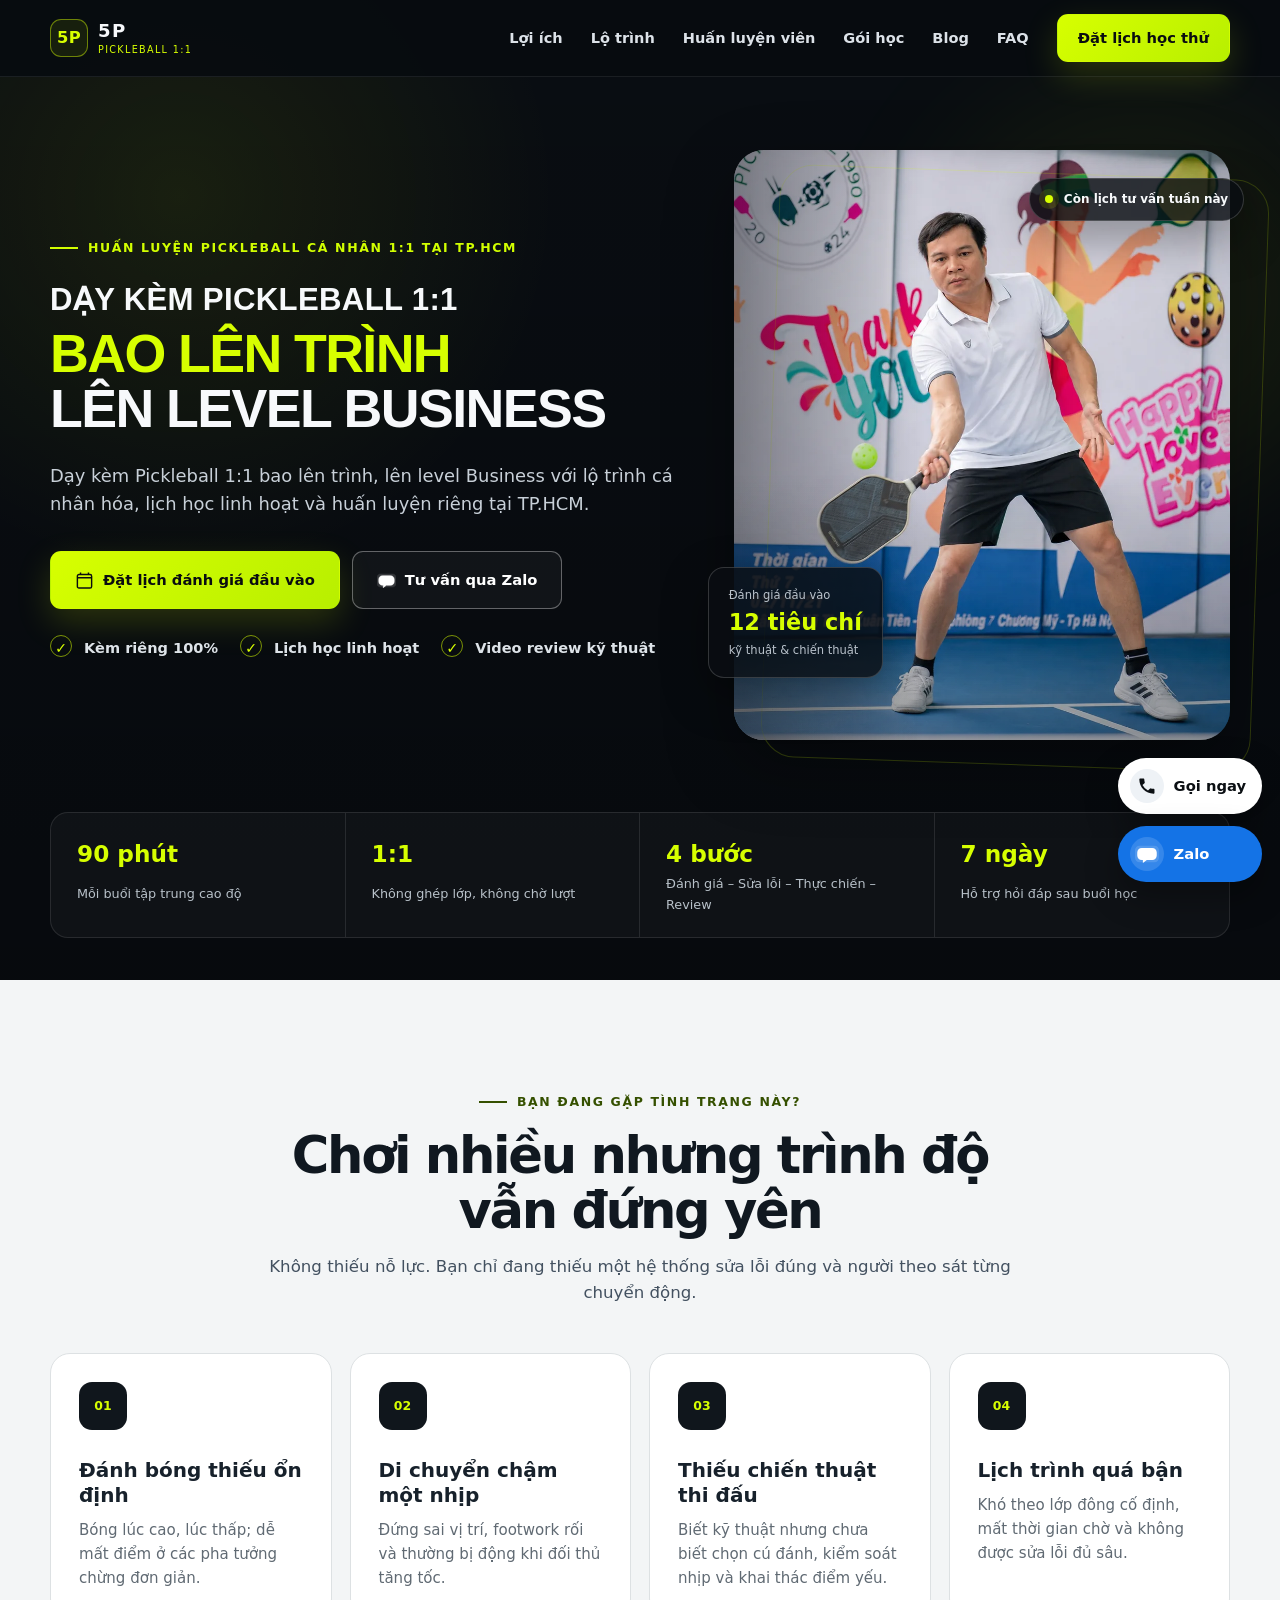
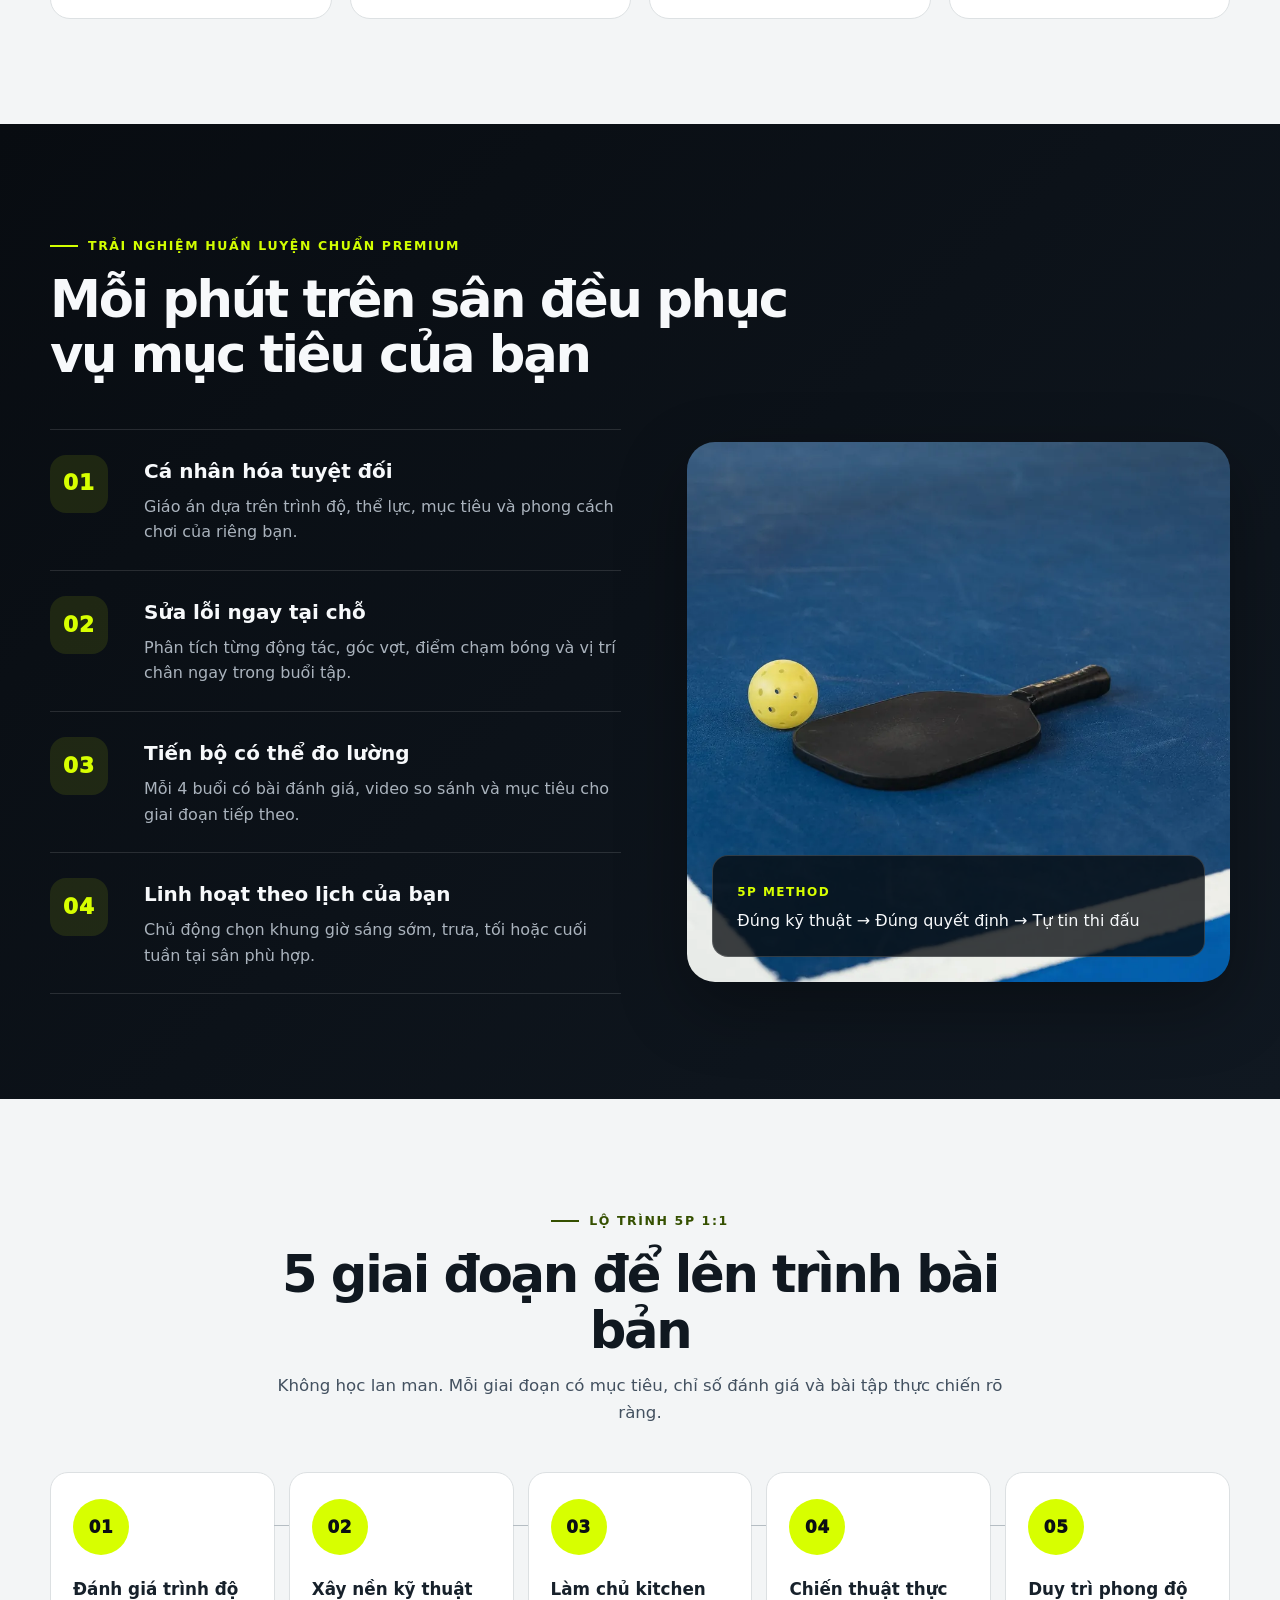
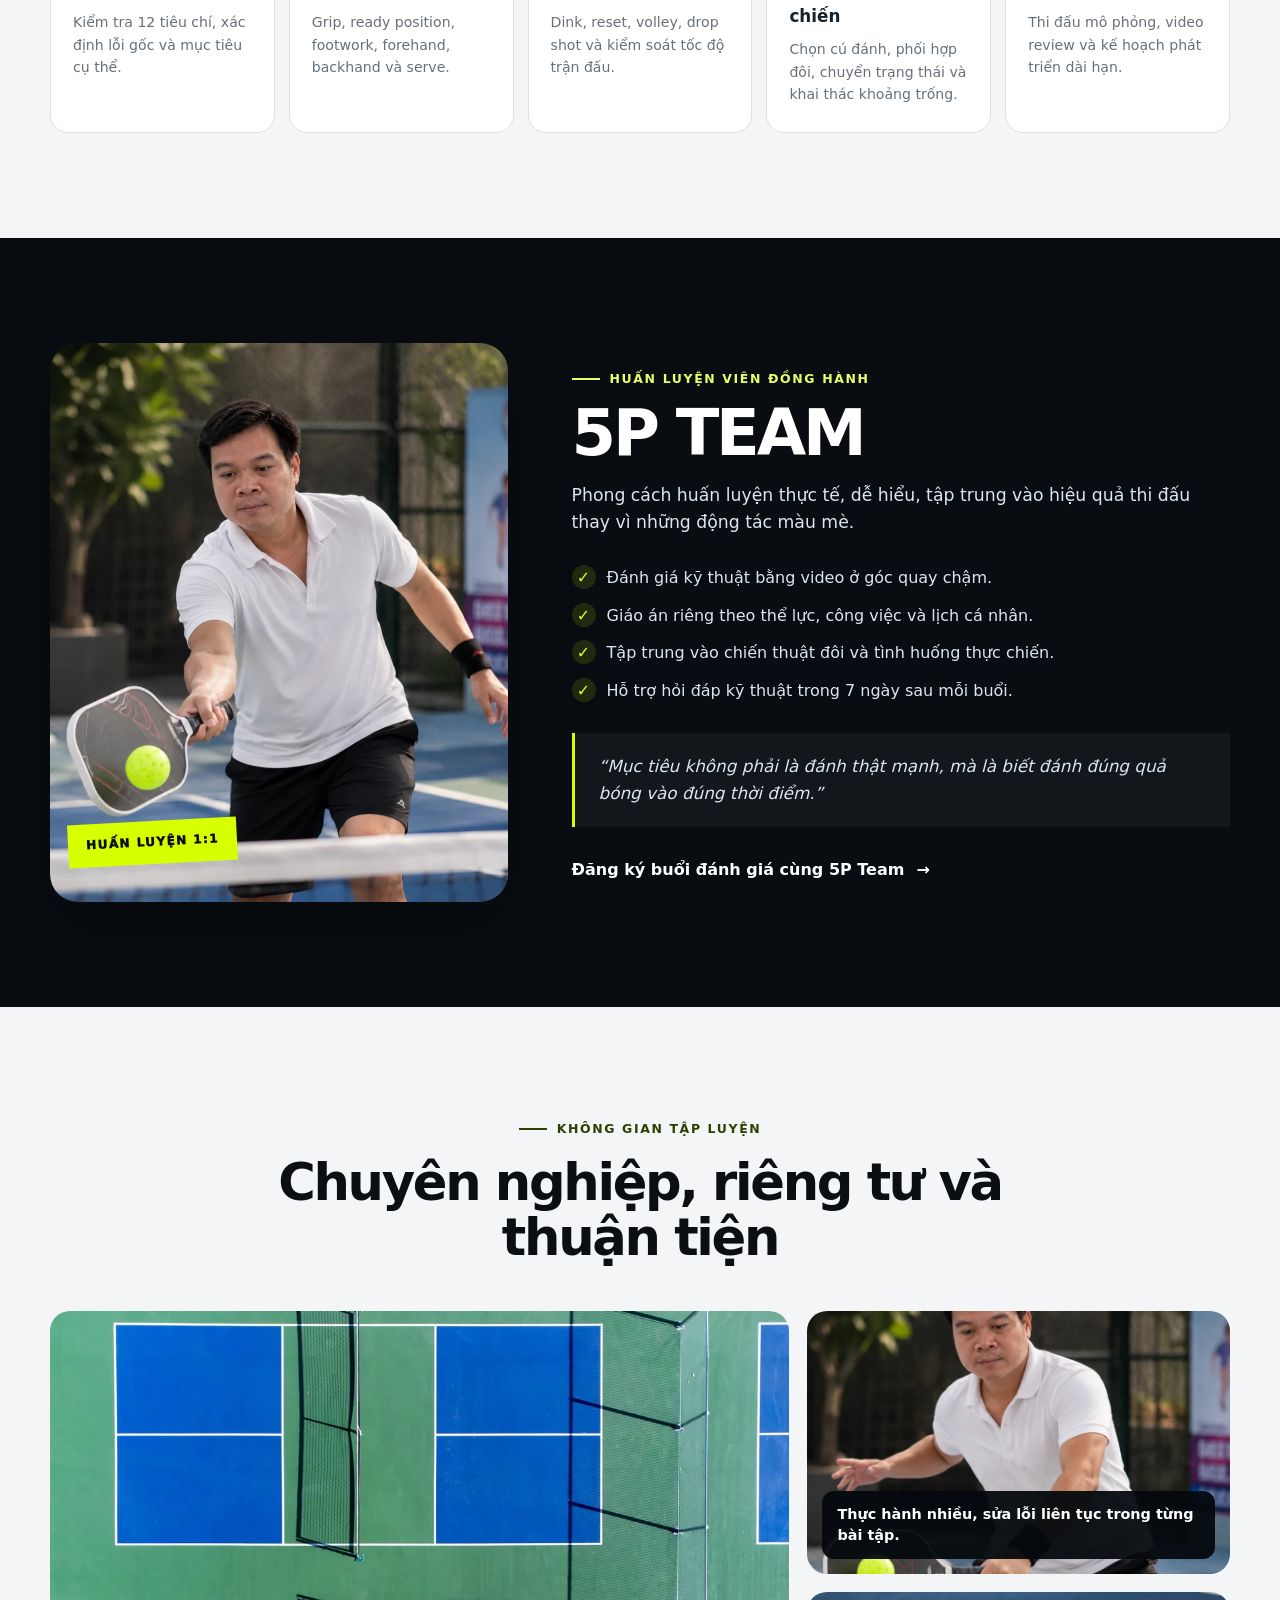
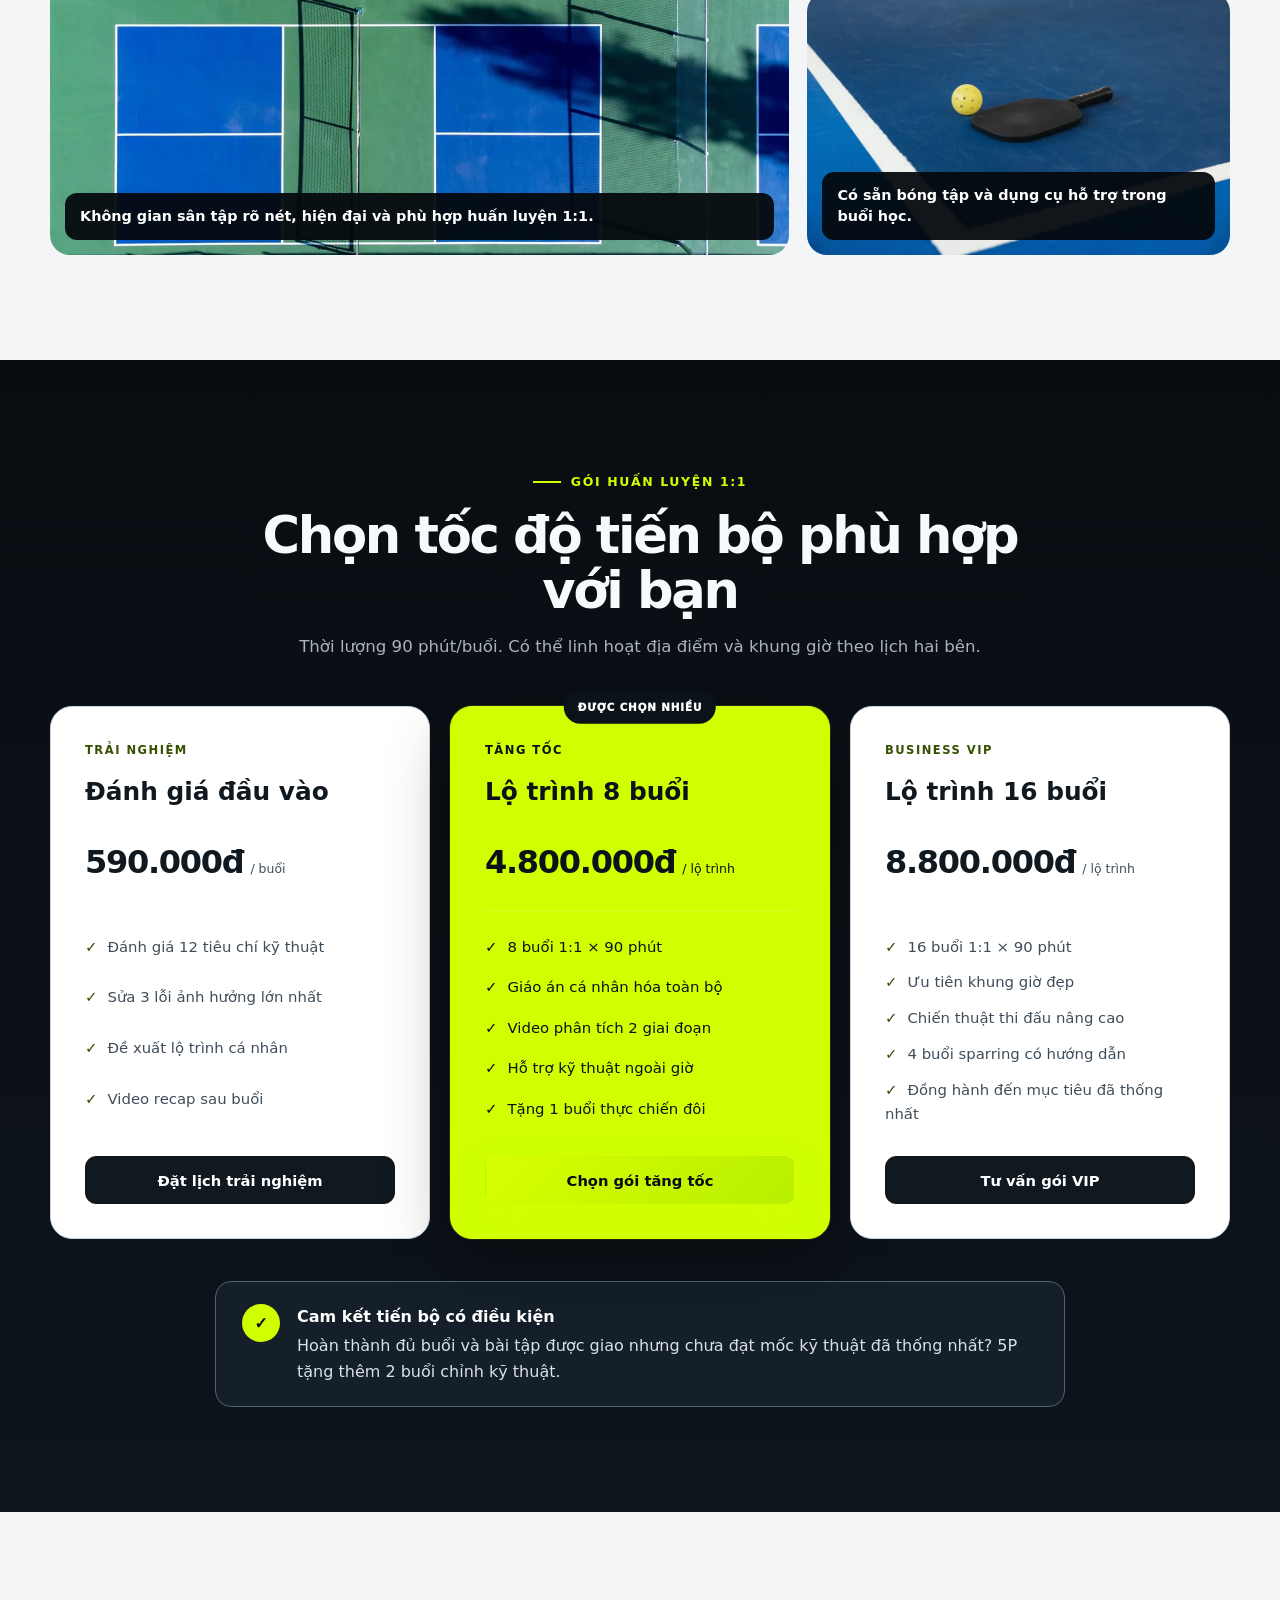
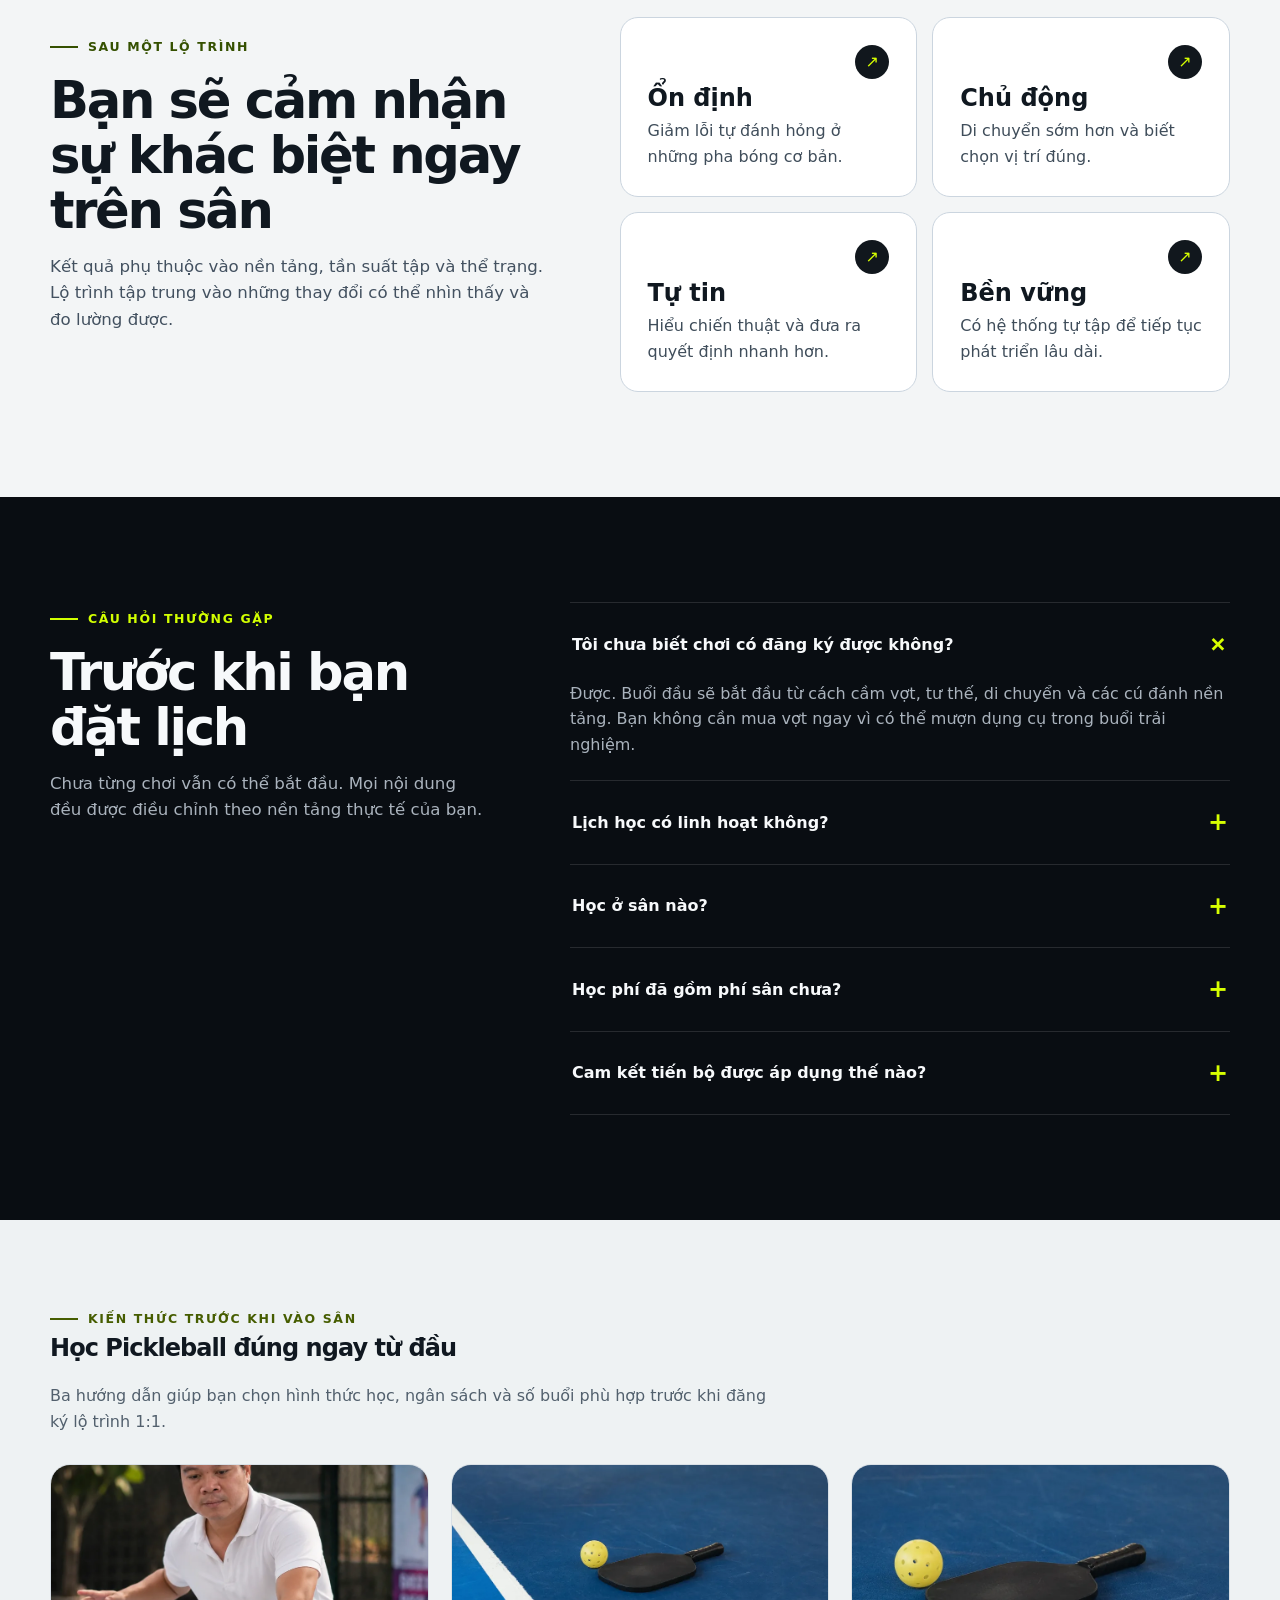
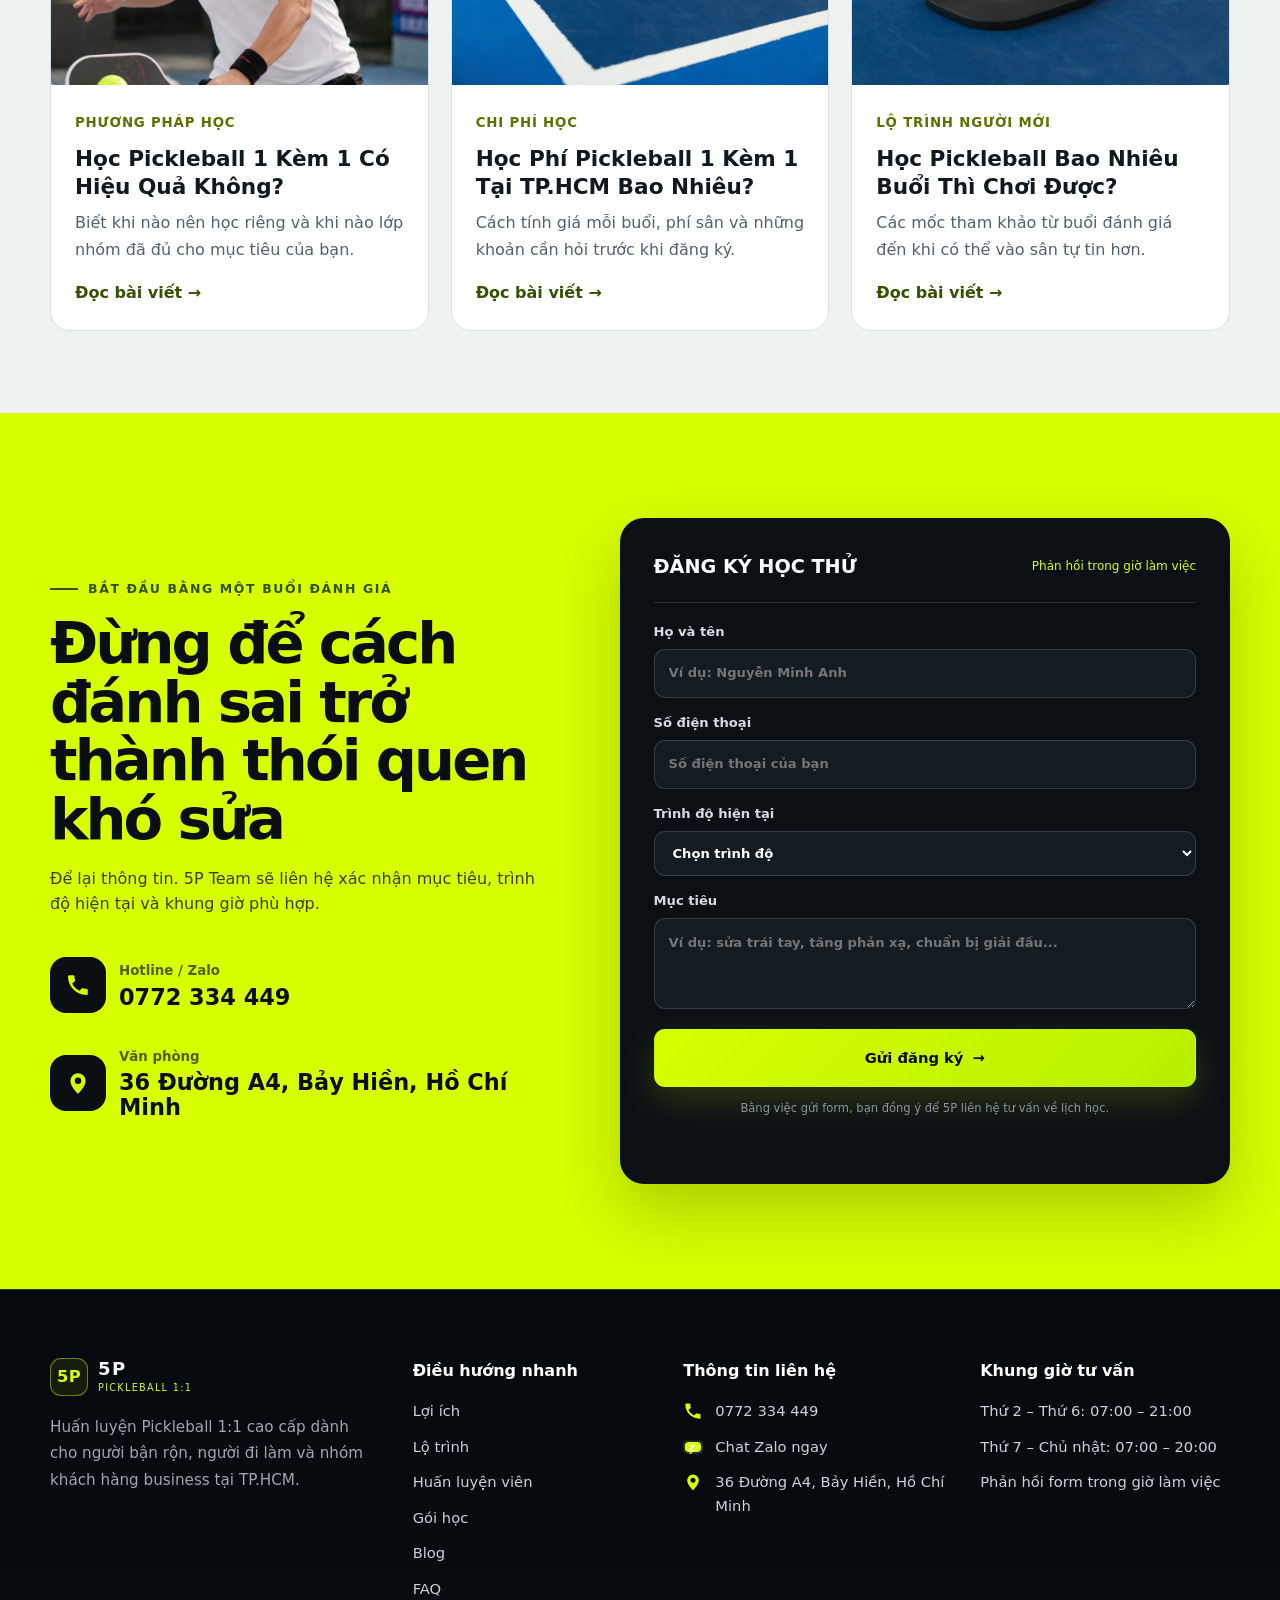
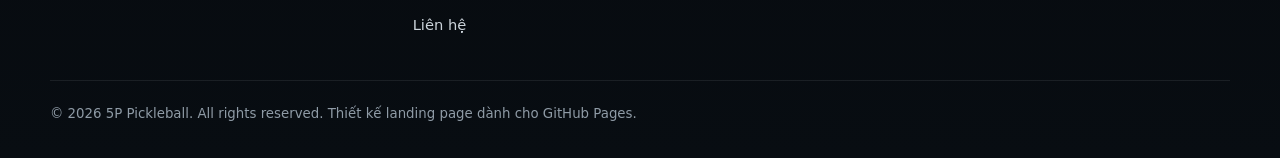
<file: index.html>
<!doctype html>
<html lang="vi">
<head>
  <meta charset="utf-8">
  <meta name="viewport" content="width=device-width, initial-scale=1">
  <title>Dạy Kèm Pickleball 1:1 Bao Lên Trình | 5P</title>
  <meta name="description" content="Dạy kèm Pickleball 1:1 bao lên trình, lên level Business với lộ trình cá nhân hóa, lịch học linh hoạt và huấn luyện riêng tại TP.HCM.">
  <meta name="robots" content="index, follow, max-image-preview:large">
  <meta name="theme-color" content="#090d12">
  <meta property="og:type" content="website">
  <meta property="og:locale" content="vi_VN">
  <meta property="og:url" content="https://daykempickleball.com/">
  <meta property="og:site_name" content="5P Pickleball">
  <meta property="og:title" content="Dạy Kèm Pickleball 1:1 Bao Lên Trình | 5P">
  <meta property="og:description" content="Dạy kèm Pickleball 1:1 bao lên trình, lên level Business với lộ trình cá nhân hóa, lịch học linh hoạt và huấn luyện riêng tại TP.HCM.">
  <meta property="og:image" content="https://daykempickleball.com/share-zalo-pickleball.png">
  <meta property="og:image:url" content="https://daykempickleball.com/share-zalo-pickleball.png">
  <meta property="og:image:secure_url" content="https://daykempickleball.com/share-zalo-pickleball.png">
  <meta property="og:image:type" content="image/png">
  <meta property="og:image:width" content="1731">
  <meta property="og:image:height" content="909">
  <meta property="og:image:alt" content="5P Pickleball 1:1 - Dạy kèm pickleball 1:1 bao lên trình, lên level business">
  <meta name="twitter:card" content="summary_large_image">
  <meta name="twitter:title" content="Dạy Kèm Pickleball 1:1 Bao Lên Trình | 5P">
  <meta name="twitter:description" content="Dạy kèm Pickleball 1:1 bao lên trình, lên level Business với lộ trình cá nhân hóa, lịch học linh hoạt và huấn luyện riêng tại TP.HCM.">
  <meta name="twitter:image" content="https://daykempickleball.com/share-zalo-pickleball.png">
  <meta name="twitter:image:alt" content="5P Pickleball 1:1 - Dạy kèm Pickleball cá nhân tại TP.HCM">
  <link rel="canonical" href="https://daykempickleball.com/">
  <link rel="icon" type="image/png" sizes="192x192" href="/favicon-192x192.png">
  <link rel="apple-touch-icon" sizes="180x180" href="/assets/apple-touch-icon.png">
  <link rel="preload" href="assets/hero.webp" as="image" type="image/webp" fetchpriority="high">
  <link rel="stylesheet" href="style.css?v=20260714-pricing-contrast-v3">
  <link rel="stylesheet" href="blog.css?v=20260728">
  <style id="a11y-contrast-fix">
    /* WCAG contrast overrides: giữ nguyên bố cục, chỉ tăng độ tương phản chữ/nền. */
    .section-light,
    .gallery-section,
    .results-section {
      color: #17212b;
    }

    .section-light .section-heading h2,
    .gallery-section .section-heading h2,
    .results-section .section-heading h2 {
      color: #101820;
    }

    .section-light .section-heading p,
    .gallery-section figcaption,
    .results-section .section-heading p {
      color: #435160;
    }

    /* Eyebrow trên nền tối. */
    .section-dark .eyebrow:not(.dark),
    .coach-section .coach-copy .eyebrow,
    .pricing-section .eyebrow,
    .faq-section .eyebrow {
      color: #d2ff00;
    }

    /* Eyebrow trên nền sáng. */
    .section-light .eyebrow.dark,
    .gallery-section .eyebrow.dark,
    .results-section .eyebrow.dark,
    .cta-section .eyebrow.dark {
      color: #355000;
    }

    /* Khu bảng giá: card thường nền sáng, chữ tối. */
    .pricing-section .price-card:not(.featured) {
      background: #ffffff;
      color: #17212b;
      border-color: #cbd5df;
    }

    .pricing-section .price-card:not(.featured) .plan-name {
      color: #355000;
    }

    .pricing-section .price-card:not(.featured) h3,
    .pricing-section .price-card:not(.featured) .price strong {
      color: #101820;
    }

    .pricing-section .price-card:not(.featured) .price span,
    .pricing-section .price-card:not(.featured) ul li {
      color: #3f4d5a;
    }

    .pricing-section .price-card:not(.featured) ul li::before {
      color: #355000;
    }

    /* Nút trên card giá nền sáng: không dùng chữ xanh neon trên nền trắng. */
    .pricing-section .price-card:not(.featured) .btn.btn-outline {
      background: #101820;
      border-color: #101820;
      color: #ffffff;
      -webkit-text-fill-color: #ffffff;
      text-shadow: none;
    }

    .pricing-section .price-card:not(.featured) .btn.btn-outline:hover,
    .pricing-section .price-card:not(.featured) .btn.btn-outline:focus-visible {
      background: #d7ff00;
      border-color: #d7ff00;
      color: #0b0f13;
      -webkit-text-fill-color: #0b0f13;
    }

    /* Card nổi bật nền xanh sáng phải dùng chữ rất tối. */
    .pricing-section .price-card.featured {
      background: #cfff00;
      color: #0b1218;
    }

    .pricing-section .price-card.featured .plan-name,
    .pricing-section .price-card.featured h3,
    .pricing-section .price-card.featured .price strong,
    .pricing-section .price-card.featured .price span,
    .pricing-section .price-card.featured ul li,
    .pricing-section .price-card.featured ul li::before {
      color: #0b1218;
    }

    .pricing-section .price-card.featured .popular {
      background: #0b1218;
      color: #ffffff;
    }

    /* Khối cam kết trên nền tối. */
    .pricing-section .guarantee {
      background: #141f29;
      border-color: #536270;
    }

    .pricing-section .guarantee strong {
      color: #ffffff;
    }

    .pricing-section .guarantee p {
      color: #d9e1e8;
    }

    .pricing-section .guarantee-icon {
      background: #cfff00;
      color: #0b1218;
    }

    /* Kết quả trên nền sáng. */
    .results-section .result-card {
      background: #ffffff;
      color: #17212b;
      border-color: #cbd5df;
    }

    .results-section .result-card strong {
      color: #101820;
    }

    .results-section .result-card span {
      color: #3f4d5a;
    }

    /* Coach section: tăng tương phản toàn bộ phần chữ trên nền tối. */
    .coach-section .coach-copy .eyebrow {
      color: #d8ff2f;
    }

    .coach-section .coach-copy h2,
    .coach-section .coach-copy .text-link,
    .coach-section .coach-copy .text-link span {
      color: #ffffff;
    }

    .coach-section .coach-copy .lead,
    .coach-section .coach-copy p,
    .coach-section .coach-copy li,
    .coach-section .coach-copy blockquote {
      color: #dbe6ef;
    }

    .coach-section .coach-copy .check-list li span {
      color: #d8ff2f;
    }

    .coach-section .coach-copy .text-link {
      text-decoration-color: #d8ff2f;
    }

    /* Gallery: tăng tương phản cho tiêu đề, mô tả và chú thích trên nền sáng. */
    .gallery-section .section-heading .eyebrow.dark {
      color: #355000;
    }

    .gallery-section .section-heading h2 {
      color: #101820;
    }

    .gallery-section .section-heading p,
    .gallery-section figcaption {
      color: #334155;
    }

    /* Sửa dứt điểm lỗi đo tương phản của Lighthouse/PageSpeed ở nội dung ngoài màn hình. */
    main > section:not(.hero) {
      content-visibility: visible !important;
      contain-intrinsic-size: auto !important;
    }

    #hlv.coach-section,
    #hlv .coach-copy {
      background-color: #090d12 !important;
    }

    #hlv .coach-copy .eyebrow {
      color: #e8ff66 !important;
      background-color: #090d12 !important;
    }

    .gallery-section {
      background-color: #f3f5f6 !important;
      color: #0b0f13 !important;
    }

    .gallery-section .section-heading .eyebrow.dark {
      color: #2d4100 !important;
      background-color: #f3f5f6 !important;
    }

    .gallery-section .section-heading h2 {
      color: #0b0f13 !important;
    }

    .gallery-grid figcaption {
      background: #080c10 !important;
      color: #ffffff !important;
    }


    /* Gallery caption: nền tối đặc, chữ trắng rõ, không bị chìm trên ảnh. */
    main .gallery-section .gallery-grid figure figcaption {
      z-index: 3 !important;
      display: block !important;
      opacity: 1 !important;
      background: rgba(5, 9, 13, 0.94) !important;
      color: #ffffff !important;
      font-weight: 700 !important;
      font-size: 0.9rem !important;
      line-height: 1.45 !important;
      text-shadow: none !important;
      mix-blend-mode: normal !important;
      -webkit-text-fill-color: #ffffff !important;
    }

    /* Ảnh 5P Team hiển thị trọn vẹn, nhỏ gọn và không còn bị crop. */
    #hlv .coach-grid {
      grid-template-columns: minmax(360px, 0.82fr) minmax(0, 1.18fr) !important;
      gap: clamp(40px, 5vw, 72px) !important;
    }

    #hlv .coach-photo {
      display: flex !important;
      justify-content: center !important;
      align-items: center !important;
      min-width: 0 !important;
    }

    #hlv .coach-photo img {
      display: block !important;
      width: min(100%, 540px) !important;
      height: auto !important;
      min-height: 0 !important;
      max-height: 720px !important;
      object-fit: contain !important;
      object-position: center center !important;
      background: #090d12 !important;
    }

    #hlv .photo-label {
      left: 18px !important;
    }

    @media (max-width: 900px) {
      #hlv .coach-grid {
        grid-template-columns: 1fr !important;
      }

      #hlv .coach-photo img {
        width: min(100%, 520px) !important;
        max-height: none !important;
      }
    }

    @media (max-width: 580px) {
      #hlv .coach-photo img {
        width: 100% !important;
      }

      main .gallery-section .gallery-grid figure figcaption {
        left: 10px !important;
        right: 10px !important;
        bottom: 10px !important;
        padding: 11px 13px !important;
        font-size: 0.84rem !important;
      }
    }
  </style>
  <script type="application/ld+json">
  {
    "@context": "https://schema.org",
    "@type": "LocalBusiness",
    "@id": "https://daykempickleball.com/#business",
    "name": "5P Pickleball 1:1",
    "description": "Dịch vụ huấn luyện Pickleball cá nhân 1:1 tại TP.HCM.",
    "url": "https://daykempickleball.com/",
    "image": "https://daykempickleball.com/share-zalo-pickleball.png",
    "telephone": "+84772334449",
    "priceRange": "₫₫₫",
    "areaServed": {
      "@type": "City",
      "name": "Thành phố Hồ Chí Minh"
    },
    "address": {
      "@type": "PostalAddress",
      "streetAddress": "36 Đường A4, Bảy Hiền",
      "addressLocality": "Thành phố Hồ Chí Minh",
      "addressCountry": "VN"
    },
    "openingHoursSpecification": [
      {
        "@type": "OpeningHoursSpecification",
        "dayOfWeek": ["Monday", "Tuesday", "Wednesday", "Thursday", "Friday"],
        "opens": "07:00",
        "closes": "21:00"
      },
      {
        "@type": "OpeningHoursSpecification",
        "dayOfWeek": ["Saturday", "Sunday"],
        "opens": "07:00",
        "closes": "20:00"
      }
    ]
  }
  </script>
</head>
<body>
  <svg class="svg-sprite" aria-hidden="true" focusable="false" width="0" height="0" style="position:absolute;overflow:hidden">
    <symbol id="icon-phone" viewBox="0 0 24 24">
      <path fill="currentColor" d="M6.6 10.8a15.3 15.3 0 0 0 6.6 6.6l2.2-2.2a1.2 1.2 0 0 1 1.2-.29c1 .34 2.07.52 3.17.52.67 0 1.21.54 1.21 1.21V20c0 .67-.54 1.21-1.21 1.21C10.5 21.21 2.79 13.5 2.79 4.21 2.79 3.54 3.33 3 4 3h3.56c.67 0 1.21.54 1.21 1.21 0 1.1.18 2.17.52 3.17a1.2 1.2 0 0 1-.29 1.22l-2.4 2.2Z"/>
    </symbol>
    <symbol id="icon-pin" viewBox="0 0 24 24">
      <path fill="currentColor" d="M12 22s7-6.2 7-12a7 7 0 1 0-14 0c0 5.8 7 12 7 12Zm0-9a3 3 0 1 1 0-6 3 3 0 0 1 0 6Z"/>
    </symbol>
    <symbol id="icon-zalo" viewBox="0 0 64 64">
      <path fill="currentColor" d="M12 10h40c6.63 0 12 5.37 12 12v20c0 6.63-5.37 12-12 12H12C5.37 54 0 48.63 0 42V22c0-6.63 5.37-12 12-12Z" opacity=".14"/>
      <path fill="currentColor" d="M18 16h28c6.63 0 12 5.37 12 12v8c0 6.63-5.37 12-12 12H31.5L21 56v-8H18c-6.63 0-12-5.37-12-12v-8c0-6.63 5.37-12 12-12Z"/>
      <path fill="#fff" d="M18.5 25.4h18.7c.73 0 1.2.48 1.2 1.17 0 .31-.1.62-.3.87L25.4 42.45h11.8c.68 0 1.16.47 1.16 1.15 0 .7-.48 1.17-1.16 1.17H17.95c-.72 0-1.2-.47-1.2-1.16 0-.33.1-.63.33-.9L29.75 27.7H18.5c-.7 0-1.16-.48-1.16-1.15 0-.7.46-1.16 1.16-1.16Zm26.8 0c.68 0 1.15.47 1.15 1.16v17.06c0 .68-.47 1.15-1.15 1.15-.7 0-1.17-.47-1.17-1.15V26.56c0-.7.47-1.16 1.17-1.16Z"/>
    </symbol>
  </svg>
  <a class="skip-link" href="#main">Đi đến nội dung chính</a>

  <header class="site-header" id="top">
    <div class="container nav-wrap">
      <div class="brand" aria-label="5P Pickleball">
        <span class="brand-mark" aria-hidden="true"><span class="mark-text">5P</span></span>
        <span><strong>5P</strong><small>PICKLEBALL 1:1</small></span>
      </div>

      <button class="menu-btn" type="button" aria-label="Mở menu" aria-expanded="false" aria-controls="main-nav">
        <span></span><span></span><span></span>
      </button>

      <nav class="main-nav" id="main-nav" aria-label="Điều hướng chính">
        <a href="#loi-ich">Lợi ích</a>
        <a href="#lo-trinh">Lộ trình</a>
        <a href="#hlv">Huấn luyện viên</a>
        <a href="#goi-hoc">Gói học</a>
        <a href="blog/">Blog</a>
        <a href="#faq">FAQ</a>
      </nav>

      <a class="btn btn-primary nav-cta" href="#dang-ky">Đặt lịch học thử</a>
    </div>
  </header>

  <main id="main">
    <section class="hero section-dark">
      <div class="hero-glow" aria-hidden="true"></div>
      <div class="container hero-grid">
        <div class="hero-copy">
          <span class="eyebrow">Huấn luyện Pickleball cá nhân 1:1 tại TP.HCM</span>
          <h1 aria-label="Dạy Kèm Pickleball 1:1 Bao Lên Trình, Lên Level Business"><span class="hero-title-line hero-title-kicker">Dạy Kèm Pickleball 1:1</span><span class="hero-title-line hero-title-accent">Bao Lên Trình</span><span class="hero-title-line">Lên Level Business</span></h1>
          <p class="hero-sub">Dạy kèm Pickleball 1:1 bao lên trình, lên level Business với lộ trình cá nhân hóa, lịch học linh hoạt và huấn luyện riêng tại TP.HCM.</p>

          <div class="hero-actions">
            <a class="btn btn-primary btn-lg" href="#dang-ky">
              <svg viewBox="0 0 24 24" aria-hidden="true"><path d="M7 2v3M17 2v3M3.5 8.5h17M5 4.5h14a2 2 0 0 1 2 2v13a2 2 0 0 1-2 2H5a2 2 0 0 1-2-2v-13a2 2 0 0 1 2-2Z"/></svg>
              Đặt lịch đánh giá đầu vào
            </a>
            <a class="btn btn-ghost btn-lg js-zalo" href="#" rel="noopener">
              <svg viewBox="0 0 64 64" aria-hidden="true"><use href="#icon-zalo"/></svg>
              Tư vấn qua Zalo
            </a>
          </div>

          <div class="hero-points" aria-label="Điểm nổi bật">
            <span><i>✓</i> Kèm riêng 100%</span>
            <span><i>✓</i> Lịch học linh hoạt</span>
            <span><i>✓</i> Video review kỹ thuật</span>
          </div>
        </div>

        <div class="hero-media">
          <div class="hero-photo-wrap">
            <img src="assets/hero.webp" alt="Học viên thực hành cú đánh pickleball trên sân" width="960" height="1180" fetchpriority="high" decoding="async">
            <div class="floating-card score-card">
              <span>Đánh giá đầu vào</span>
              <strong>12 tiêu chí</strong>
              <small>kỹ thuật & chiến thuật</small>
            </div>
            <div class="floating-card slot-card">
              <span class="pulse"></span>
              Còn lịch tư vấn tuần này
            </div>
          </div>
        </div>
      </div>

      <div class="container trust-strip reveal delay-2">
        <div><strong>90 phút</strong><span>Mỗi buổi tập trung cao độ</span></div>
        <div><strong>1:1</strong><span>Không ghép lớp, không chờ lượt</span></div>
        <div><strong>4 bước</strong><span>Đánh giá – Sửa lỗi – Thực chiến – Review</span></div>
        <div><strong>7 ngày</strong><span>Hỗ trợ hỏi đáp sau buổi học</span></div>
      </div>
    </section>

    <section class="section section-light" id="loi-ich">
      <div class="container">
        <div class="section-heading center reveal">
          <span class="eyebrow dark">Bạn đang gặp tình trạng này?</span>
          <h2>Chơi nhiều nhưng trình độ vẫn đứng yên</h2>
          <p>Không thiếu nỗ lực. Bạn chỉ đang thiếu một hệ thống sửa lỗi đúng và người theo sát từng chuyển động.</p>
        </div>

        <div class="problem-grid">
          <article class="problem-card reveal">
            <span class="icon-box">01</span>
            <h3>Đánh bóng thiếu ổn định</h3>
            <p>Bóng lúc cao, lúc thấp; dễ mất điểm ở các pha tưởng chừng đơn giản.</p>
          </article>
          <article class="problem-card reveal delay-1">
            <span class="icon-box">02</span>
            <h3>Di chuyển chậm một nhịp</h3>
            <p>Đứng sai vị trí, footwork rối và thường bị động khi đối thủ tăng tốc.</p>
          </article>
          <article class="problem-card reveal delay-2">
            <span class="icon-box">03</span>
            <h3>Thiếu chiến thuật thi đấu</h3>
            <p>Biết kỹ thuật nhưng chưa biết chọn cú đánh, kiểm soát nhịp và khai thác điểm yếu.</p>
          </article>
          <article class="problem-card reveal delay-3">
            <span class="icon-box">04</span>
            <h3>Lịch trình quá bận</h3>
            <p>Khó theo lớp đông cố định, mất thời gian chờ và không được sửa lỗi đủ sâu.</p>
          </article>
        </div>
      </div>
    </section>

    <section class="section section-dark benefits">
      <div class="container">
        <div class="section-heading reveal">
          <span class="eyebrow">Trải nghiệm huấn luyện chuẩn premium</span>
          <h2>Mỗi phút trên sân đều phục vụ mục tiêu của bạn</h2>
        </div>

        <div class="benefit-layout">
          <div class="benefit-list">
            <article class="benefit-item reveal">
              <span>01</span>
              <div><h3>Cá nhân hóa tuyệt đối</h3><p>Giáo án dựa trên trình độ, thể lực, mục tiêu và phong cách chơi của riêng bạn.</p></div>
            </article>
            <article class="benefit-item reveal delay-1">
              <span>02</span>
              <div><h3>Sửa lỗi ngay tại chỗ</h3><p>Phân tích từng động tác, góc vợt, điểm chạm bóng và vị trí chân ngay trong buổi tập.</p></div>
            </article>
            <article class="benefit-item reveal delay-2">
              <span>03</span>
              <div><h3>Tiến bộ có thể đo lường</h3><p>Mỗi 4 buổi có bài đánh giá, video so sánh và mục tiêu cho giai đoạn tiếp theo.</p></div>
            </article>
            <article class="benefit-item reveal delay-3">
              <span>04</span>
              <div><h3>Linh hoạt theo lịch của bạn</h3><p>Chủ động chọn khung giờ sáng sớm, trưa, tối hoặc cuối tuần tại sân phù hợp.</p></div>
            </article>
          </div>

          <div class="benefit-visual reveal delay-2">
            <img src="assets/benefit-equipment.webp" alt="Vợt và bóng pickleball chuẩn bị cho buổi huấn luyện" width="900" height="1100" loading="lazy">
            <div class="glass-note">
              <strong>5P METHOD</strong>
              <p>Đúng kỹ thuật → Đúng quyết định → Tự tin thi đấu</p>
            </div>
          </div>
        </div>
      </div>
    </section>

    <section class="section section-light" id="lo-trinh">
      <div class="container">
        <div class="section-heading center reveal">
          <span class="eyebrow dark">Lộ trình 5P 1:1</span>
          <h2>5 giai đoạn để lên trình bài bản</h2>
          <p>Không học lan man. Mỗi giai đoạn có mục tiêu, chỉ số đánh giá và bài tập thực chiến rõ ràng.</p>
        </div>

        <div class="timeline">
          <article class="timeline-step reveal"><span>01</span><h3>Đánh giá trình độ</h3><p>Kiểm tra 12 tiêu chí, xác định lỗi gốc và mục tiêu cụ thể.</p></article>
          <article class="timeline-step reveal delay-1"><span>02</span><h3>Xây nền kỹ thuật</h3><p>Grip, ready position, footwork, forehand, backhand và serve.</p></article>
          <article class="timeline-step reveal delay-2"><span>03</span><h3>Làm chủ kitchen</h3><p>Dink, reset, volley, drop shot và kiểm soát tốc độ trận đấu.</p></article>
          <article class="timeline-step reveal delay-3"><span>04</span><h3>Chiến thuật thực chiến</h3><p>Chọn cú đánh, phối hợp đôi, chuyển trạng thái và khai thác khoảng trống.</p></article>
          <article class="timeline-step reveal delay-4"><span>05</span><h3>Duy trì phong độ</h3><p>Thi đấu mô phỏng, video review và kế hoạch phát triển dài hạn.</p></article>
        </div>
      </div>
    </section>

    <section class="section section-dark coach-section" id="hlv">
      <div class="container coach-grid">
        <div class="coach-photo reveal">
          <img src="assets/coach.webp" alt="5P Team – huấn luyện viên Pickleball 1:1" width="900" height="1100" loading="lazy" decoding="async">
          <span class="photo-label">HUẤN LUYỆN 1:1</span>
        </div>
        <div class="coach-copy reveal delay-1">
          <span class="eyebrow">Huấn luyện viên đồng hành</span>
          <h2>5P Team</h2>
          <p class="lead">Phong cách huấn luyện thực tế, dễ hiểu, tập trung vào hiệu quả thi đấu thay vì những động tác màu mè.</p>
          <ul class="check-list">
            <li><span>✓</span> Đánh giá kỹ thuật bằng video ở góc quay chậm.</li>
            <li><span>✓</span> Giáo án riêng theo thể lực, công việc và lịch cá nhân.</li>
            <li><span>✓</span> Tập trung vào chiến thuật đôi và tình huống thực chiến.</li>
            <li><span>✓</span> Hỗ trợ hỏi đáp kỹ thuật trong 7 ngày sau mỗi buổi.</li>
          </ul>
          <blockquote>“Mục tiêu không phải là đánh thật mạnh, mà là biết đánh đúng quả bóng vào đúng thời điểm.”</blockquote>
          <a class="text-link" href="#dang-ky">Đăng ký buổi đánh giá cùng 5P Team <span>→</span></a>
        </div>
      </div>
    </section>

    <section class="section section-light gallery-section">
      <div class="container">
        <div class="section-heading center reveal">
          <span class="eyebrow dark">Không gian tập luyện</span>
          <h2>Chuyên nghiệp, riêng tư và thuận tiện</h2>
        </div>
        <div class="gallery-grid">
          <figure class="gallery-main reveal"><img src="assets/court.webp" alt="Toàn cảnh các sân pickleball xanh dương nhìn từ trên cao" width="1100" height="760" loading="lazy"><figcaption>Không gian sân tập rõ nét, hiện đại và phù hợp huấn luyện 1:1.</figcaption></figure>
          <figure class="reveal delay-1"><img src="assets/training.webp" alt="Người chơi thực hành cú đánh pickleball trên sân" width="900" height="560" loading="lazy"><figcaption>Thực hành nhiều, sửa lỗi liên tục trong từng bài tập.</figcaption></figure>
          <figure class="reveal delay-2"><img src="assets/equipment.webp" alt="Vợt và bóng pickleball trên mặt sân xanh" width="900" height="560" loading="lazy"><figcaption>Có sẵn bóng tập và dụng cụ hỗ trợ trong buổi học.</figcaption></figure>
        </div>
      </div>
    </section>

    <section class="section section-dark pricing-section" id="goi-hoc">
      <div class="container">
        <div class="section-heading center reveal">
          <span class="eyebrow">Gói huấn luyện 1:1</span>
          <h2>Chọn tốc độ tiến bộ phù hợp với bạn</h2>
          <p>Thời lượng 90 phút/buổi. Có thể linh hoạt địa điểm và khung giờ theo lịch hai bên.</p>
        </div>

        <div class="pricing-grid">
          <article class="price-card reveal">
            <span class="plan-name">TRẢI NGHIỆM</span>
            <h3>Đánh giá đầu vào</h3>
            <div class="price"><strong>590.000đ</strong><span>/ buổi</span></div>
            <ul>
              <li>Đánh giá 12 tiêu chí kỹ thuật</li>
              <li>Sửa 3 lỗi ảnh hưởng lớn nhất</li>
              <li>Đề xuất lộ trình cá nhân</li>
              <li>Video recap sau buổi</li>
            </ul>
            <a class="btn btn-outline full" href="#dang-ky">Đặt lịch trải nghiệm</a>
          </article>

          <article class="price-card featured reveal delay-1">
            <div class="popular">ĐƯỢC CHỌN NHIỀU</div>
            <span class="plan-name">TĂNG TỐC</span>
            <h3>Lộ trình 8 buổi</h3>
            <div class="price"><strong>4.800.000đ</strong><span>/ lộ trình</span></div>
            <ul>
              <li>8 buổi 1:1 × 90 phút</li>
              <li>Giáo án cá nhân hóa toàn bộ</li>
              <li>Video phân tích 2 giai đoạn</li>
              <li>Hỗ trợ kỹ thuật ngoài giờ</li>
              <li>Tặng 1 buổi thực chiến đôi</li>
            </ul>
            <a class="btn btn-primary full" href="#dang-ky">Chọn gói tăng tốc</a>
          </article>

          <article class="price-card reveal delay-2">
            <span class="plan-name">BUSINESS VIP</span>
            <h3>Lộ trình 16 buổi</h3>
            <div class="price"><strong>8.800.000đ</strong><span>/ lộ trình</span></div>
            <ul>
              <li>16 buổi 1:1 × 90 phút</li>
              <li>Ưu tiên khung giờ đẹp</li>
              <li>Chiến thuật thi đấu nâng cao</li>
              <li>4 buổi sparring có hướng dẫn</li>
              <li>Đồng hành đến mục tiêu đã thống nhất</li>
            </ul>
            <a class="btn btn-outline full" href="#dang-ky">Tư vấn gói VIP</a>
          </article>
        </div>

        <div class="guarantee reveal">
          <span class="guarantee-icon">✓</span>
          <div><strong>Cam kết tiến bộ có điều kiện</strong><p>Hoàn thành đủ buổi và bài tập được giao nhưng chưa đạt mốc kỹ thuật đã thống nhất? 5P tặng thêm 2 buổi chỉnh kỹ thuật.</p></div>
        </div>
      </div>
    </section>

    <section class="section section-light results-section">
      <div class="container results-grid">
        <div class="section-heading reveal">
          <span class="eyebrow dark">Sau một lộ trình</span>
          <h2>Bạn sẽ cảm nhận sự khác biệt ngay trên sân</h2>
          <p>Kết quả phụ thuộc vào nền tảng, tần suất tập và thể trạng. Lộ trình tập trung vào những thay đổi có thể nhìn thấy và đo lường được.</p>
        </div>
        <div class="result-cards">
          <article class="result-card reveal"><strong>Ổn định</strong><span>Giảm lỗi tự đánh hỏng ở những pha bóng cơ bản.</span></article>
          <article class="result-card reveal delay-1"><strong>Chủ động</strong><span>Di chuyển sớm hơn và biết chọn vị trí đúng.</span></article>
          <article class="result-card reveal delay-2"><strong>Tự tin</strong><span>Hiểu chiến thuật và đưa ra quyết định nhanh hơn.</span></article>
          <article class="result-card reveal delay-3"><strong>Bền vững</strong><span>Có hệ thống tự tập để tiếp tục phát triển lâu dài.</span></article>
        </div>
      </div>
    </section>

    <section class="section section-dark faq-section" id="faq">
      <div class="container faq-grid">
        <div class="section-heading reveal">
          <span class="eyebrow">Câu hỏi thường gặp</span>
          <h2>Trước khi bạn đặt lịch</h2>
          <p>Chưa từng chơi vẫn có thể bắt đầu. Mọi nội dung đều được điều chỉnh theo nền tảng thực tế của bạn.</p>
        </div>
        <div class="accordion reveal delay-1">
          <details open><summary>Tôi chưa biết chơi có đăng ký được không?<span>+</span></summary><p>Được. Buổi đầu sẽ bắt đầu từ cách cầm vợt, tư thế, di chuyển và các cú đánh nền tảng. Bạn không cần mua vợt ngay vì có thể mượn dụng cụ trong buổi trải nghiệm.</p></details>
          <details><summary>Lịch học có linh hoạt không?<span>+</span></summary><p>Có. Bạn có thể đăng ký theo khung giờ sáng sớm, trưa, tối hoặc cuối tuần. Lịch cụ thể được xác nhận trước từng tuần.</p></details>
          <details><summary>Học ở sân nào?<span>+</span></summary><p>Văn phòng đặt tại 36 Đường A4, Bảy Hiền, Hồ Chí Minh. Lịch sân tập được sắp xếp linh hoạt tại các sân Pickleball phù hợp trong TP.HCM tùy khung giờ và nhu cầu.</p></details>
          <details><summary>Học phí đã gồm phí sân chưa?<span>+</span></summary><p>Học phí gồm huấn luyện và dụng cụ tập cơ bản. Phí thuê sân được báo riêng theo địa điểm và khung giờ để bạn chủ động lựa chọn.</p></details>
          <details><summary>Cam kết tiến bộ được áp dụng thế nào?<span>+</span></summary><p>Hai bên thống nhất mốc kỹ thuật sau buổi đánh giá đầu vào. Khi học viên hoàn thành đủ buổi và bài tập nhưng chưa đạt mốc, 5P tặng thêm 2 buổi chỉnh kỹ thuật.</p></details>
        </div>
      </div>
    </section>

    <section class="home-blog-section" aria-labelledby="home-blog-title">
      <div class="container">
        <div class="home-blog-heading">
          <span class="eyebrow dark">Kiến thức trước khi vào sân</span>
          <h2 id="home-blog-title">Học Pickleball đúng ngay từ đầu</h2>
          <p>Ba hướng dẫn giúp bạn chọn hình thức học, ngân sách và số buổi phù hợp trước khi đăng ký lộ trình 1:1.</p>
        </div>
        <div class="blog-card-grid">
          <article class="blog-card">
            <a href="blog/hoc-pickleball-1-kem-1-co-hieu-qua-khong.html">
              <img src="assets/training.webp" alt="Học viên tập Pickleball riêng cùng huấn luyện viên" width="900" height="560" loading="lazy">
            </a>
            <div class="blog-card-copy">
              <small>Phương pháp học</small>
              <h3><a href="blog/hoc-pickleball-1-kem-1-co-hieu-qua-khong.html">Học Pickleball 1 Kèm 1 Có Hiệu Quả Không?</a></h3>
              <p>Biết khi nào nên học riêng và khi nào lớp nhóm đã đủ cho mục tiêu của bạn.</p>
              <a class="read-more" href="blog/hoc-pickleball-1-kem-1-co-hieu-qua-khong.html">Đọc bài viết →</a>
            </div>
          </article>
          <article class="blog-card">
            <a href="blog/hoc-phi-pickleball-1-kem-1-tphcm.html">
              <img src="assets/equipment.webp" alt="Vợt và bóng trong buổi học Pickleball 1 kèm 1" width="900" height="560" loading="lazy">
            </a>
            <div class="blog-card-copy">
              <small>Chi phí học</small>
              <h3><a href="blog/hoc-phi-pickleball-1-kem-1-tphcm.html">Học Phí Pickleball 1 Kèm 1 Tại TP.HCM Bao Nhiêu?</a></h3>
              <p>Cách tính giá mỗi buổi, phí sân và những khoản cần hỏi trước khi đăng ký.</p>
              <a class="read-more" href="blog/hoc-phi-pickleball-1-kem-1-tphcm.html">Đọc bài viết →</a>
            </div>
          </article>
          <article class="blog-card">
            <a href="blog/hoc-pickleball-bao-nhieu-buoi-thi-choi-duoc.html">
              <img src="assets/benefit-equipment.webp" alt="Dụng cụ chuẩn bị cho lộ trình học Pickleball" width="900" height="1100" loading="lazy">
            </a>
            <div class="blog-card-copy">
              <small>Lộ trình người mới</small>
              <h3><a href="blog/hoc-pickleball-bao-nhieu-buoi-thi-choi-duoc.html">Học Pickleball Bao Nhiêu Buổi Thì Chơi Được?</a></h3>
              <p>Các mốc tham khảo từ buổi đánh giá đến khi có thể vào sân tự tin hơn.</p>
              <a class="read-more" href="blog/hoc-pickleball-bao-nhieu-buoi-thi-choi-duoc.html">Đọc bài viết →</a>
            </div>
          </article>
        </div>
      </div>
    </section>

    <section class="section cta-section" id="dang-ky">
      <div class="container cta-grid">
        <div class="cta-copy reveal">
          <span class="eyebrow dark">Bắt đầu bằng một buổi đánh giá</span>
          <h2>Đừng để cách đánh sai trở thành thói quen khó sửa</h2>
          <p>Để lại thông tin. 5P Team sẽ liên hệ xác nhận mục tiêu, trình độ hiện tại và khung giờ phù hợp.</p>
          <div class="contact-list">
            <a class="js-phone contact-card" href="#"><span><svg viewBox="0 0 24 24" aria-hidden="true"><use href="#icon-phone"/></svg></span><div><small>Hotline / Zalo</small><strong class="js-phone-text">0772 334 449</strong></div></a>
            <div class="contact-card"><span><svg viewBox="0 0 24 24" aria-hidden="true"><use href="#icon-pin"/></svg></span><div><small>Văn phòng</small><strong>36 Đường A4, Bảy Hiền, Hồ Chí Minh</strong></div></div>
          </div>
        </div>

        <form class="lead-form reveal delay-1" id="lead-form" action="https://script.google.com/macros/s/AKfycby9Dn0vrrM283ds7GKVzIPrRD3t_8f7y51CxE2OZ3Av4Trtv2-pucPFFywoBdTu55Ym/exec" method="post" target="sheet-submit-frame" accept-charset="UTF-8">
          <input type="hidden" name="submissionId" id="submission-id" value="">
          <div class="form-head"><strong>ĐĂNG KÝ HỌC THỬ</strong><span>Phản hồi trong giờ làm việc</span></div>
          <label>Họ và tên<input type="text" name="name" placeholder="Ví dụ: Nguyễn Minh Anh" required autocomplete="name"></label>
          <label>Số điện thoại<input type="tel" name="phone" placeholder="Số điện thoại của bạn" required autocomplete="tel" inputmode="tel"></label>
          <label>Trình độ hiện tại<select name="level" required><option value="">Chọn trình độ</option><option>Mới bắt đầu</option><option>Đã chơi dưới 6 tháng</option><option>Đã chơi trên 6 tháng</option><option>Đang thi đấu phong trào</option></select></label>
          <label>Mục tiêu<textarea name="goal" rows="3" placeholder="Ví dụ: sửa trái tay, tăng phản xạ, chuẩn bị giải đấu..."></textarea></label>
          <button class="btn btn-primary btn-lg full" type="submit"><span class="submit-label">Gửi đăng ký</span> <span aria-hidden="true">→</span></button>
          <p class="form-note">Bằng việc gửi form, bạn đồng ý để 5P liên hệ tư vấn về lịch học.</p>
          <div class="form-status" role="status" aria-live="polite"></div>
        </form>
        <iframe class="sheet-submit-frame" id="sheet-submit-frame" name="sheet-submit-frame" title="Gửi dữ liệu đăng ký" aria-hidden="true"></iframe>
      </div>
    </section>
  </main>

  <footer class="site-footer">
    <div class="container footer-grid">
      <div class="footer-brand-block">
        <div class="brand footer-brand" aria-label="5P Pickleball">
          <span class="brand-mark" aria-hidden="true"><span class="mark-text">5P</span></span>
          <span><strong>5P</strong><small>PICKLEBALL 1:1</small></span>
        </div>
        <p>Huấn luyện Pickleball 1:1 cao cấp dành cho người bận rộn, người đi làm và nhóm khách hàng business tại TP.HCM.</p>
      </div>
      <div>
        <h3>Điều hướng nhanh</h3>
        <div class="footer-links">
          <a href="#loi-ich">Lợi ích</a>
          <a href="#lo-trinh">Lộ trình</a>
          <a href="#hlv">Huấn luyện viên</a>
          <a href="#goi-hoc">Gói học</a>
          <a href="blog/">Blog</a>
          <a href="#faq">FAQ</a>
          <a href="#dang-ky">Liên hệ</a>
        </div>
      </div>
      <div>
        <h3>Thông tin liên hệ</h3>
        <ul class="footer-contact">
          <li><svg viewBox="0 0 24 24" aria-hidden="true"><use href="#icon-phone"/></svg><a class="js-phone" href="#"><span class="js-phone-text">0772 334 449</span></a></li>
          <li><svg viewBox="0 0 64 64" aria-hidden="true"><use href="#icon-zalo"/></svg><a class="js-zalo" href="#">Chat Zalo ngay</a></li>
          <li><svg viewBox="0 0 24 24" aria-hidden="true"><use href="#icon-pin"/></svg><span>36 Đường A4, Bảy Hiền, Hồ Chí Minh</span></li>
        </ul>
      </div>
      <div>
        <h3>Khung giờ tư vấn</h3>
        <ul class="footer-schedule">
          <li>Thứ 2 – Thứ 6: 07:00 – 21:00</li>
          <li>Thứ 7 – Chủ nhật: 07:00 – 20:00</li>
          <li>Phản hồi form trong giờ làm việc</li>
        </ul>
      </div>
      <small>© <span id="year"></span> 5P Pickleball. All rights reserved. Thiết kế landing page dành cho GitHub Pages.</small>
    </div>
  </footer>

  <div class="floating-actions" aria-label="Liên hệ nhanh">
    <a class="float-phone js-phone" href="#" aria-label="Gọi điện">
      <span class="float-icon"><svg viewBox="0 0 24 24" aria-hidden="true"><use href="#icon-phone"/></svg></span>
      <span class="float-text">Gọi ngay</span>
    </a>
    <a class="float-zalo js-zalo" href="#" aria-label="Chat Zalo">
      <span class="float-icon"><svg viewBox="0 0 64 64" aria-hidden="true"><use href="#icon-zalo"/></svg></span>
      <span class="float-text">Zalo</span>
    </a>
  </div>

  <script src="script.js"></script>
</body>
</html>
</file>
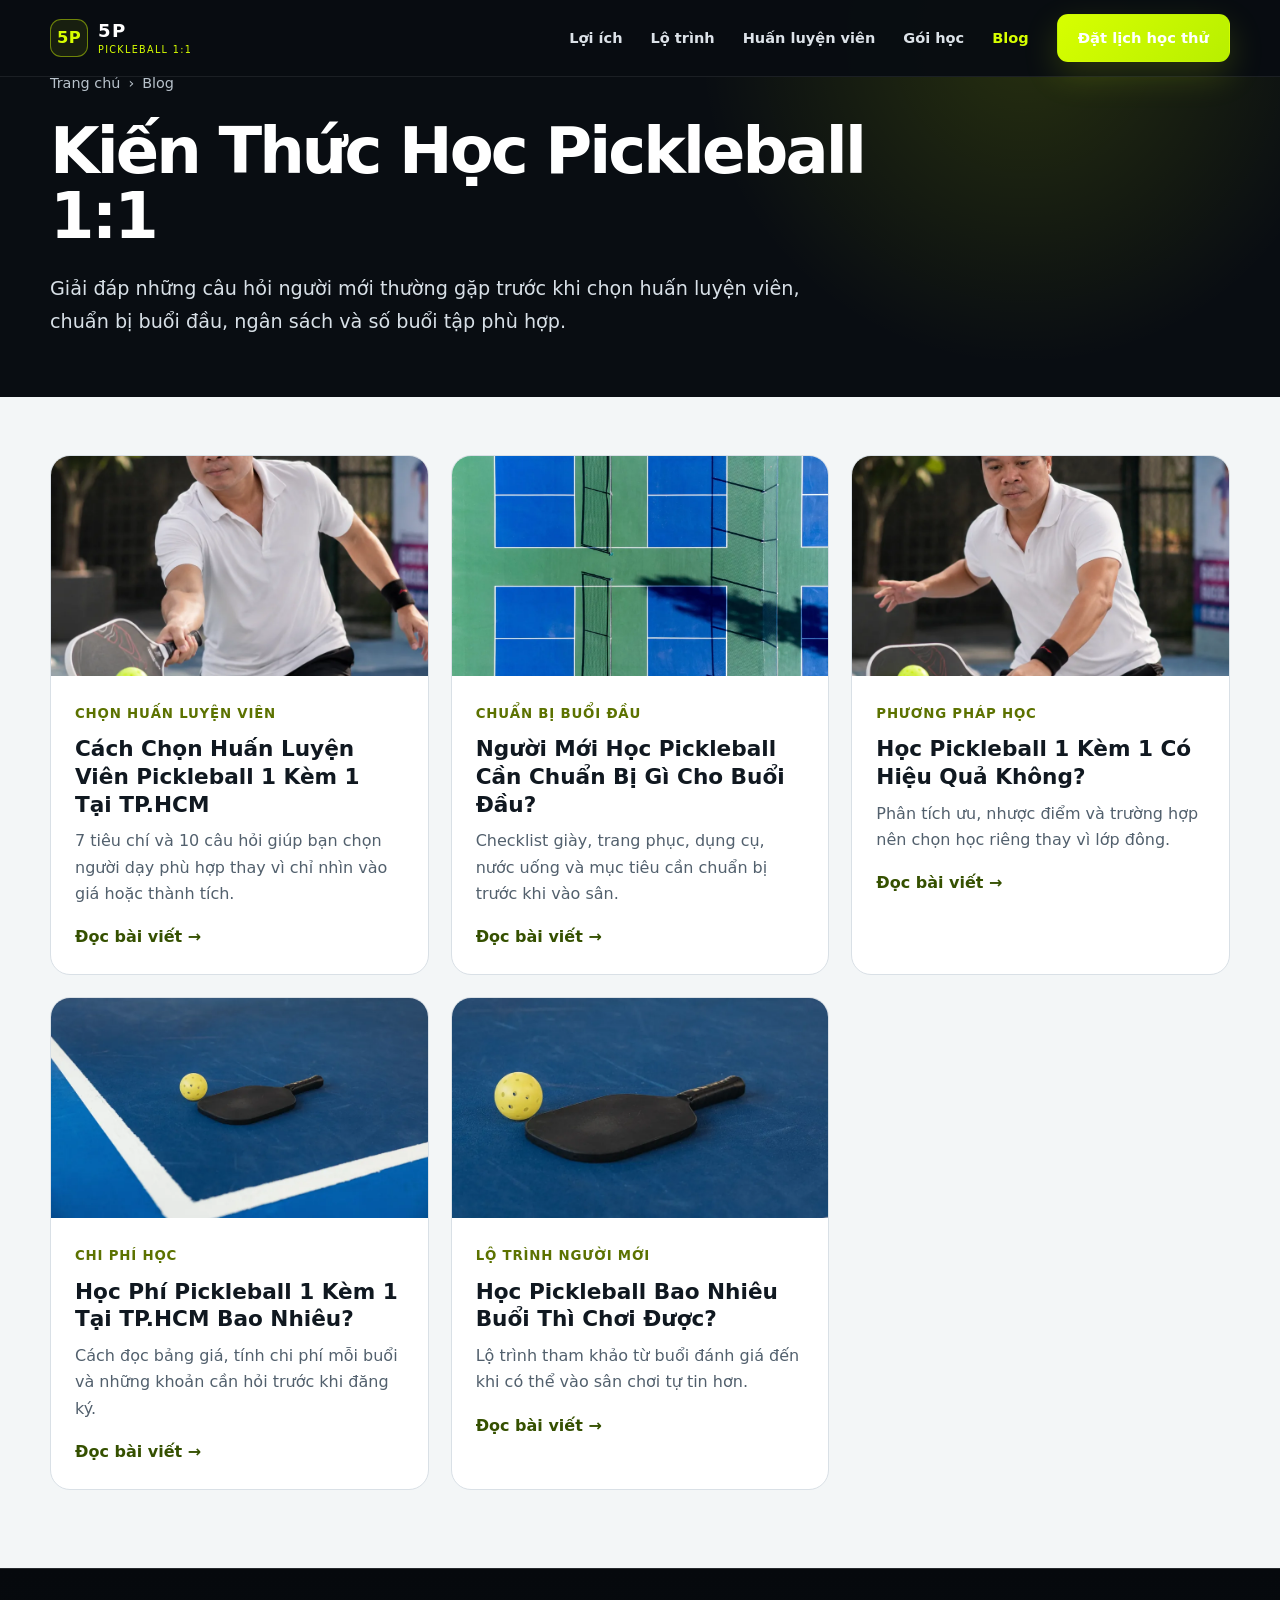
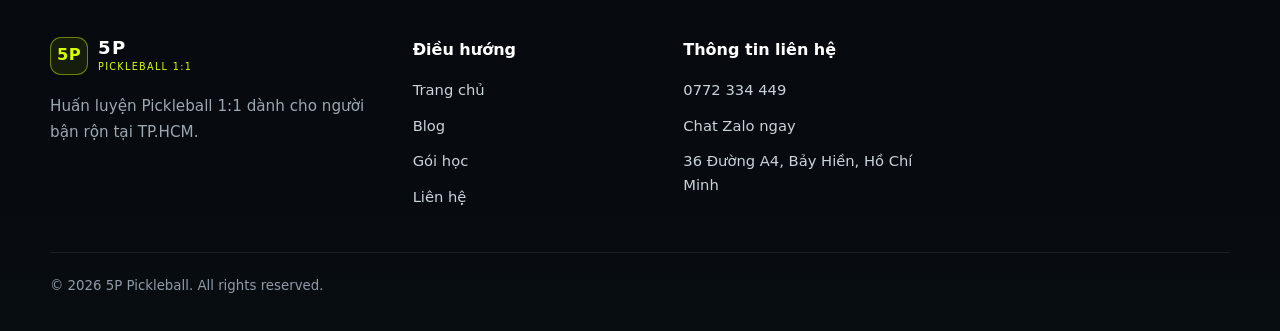
<file: blog/index.html>
<!DOCTYPE html>

<html lang="vi">
<head>
<meta charset="utf-8"/>
<meta content="width=device-width, initial-scale=1" name="viewport"/>
<title>Kiến Thức Học Pickleball 1:1 | Blog 5P Pickleball</title>
<meta content="Kinh nghiệm chọn huấn luyện viên, chuẩn bị buổi đầu, học phí, số buổi và lộ trình học Pickleball 1:1 tại TP.HCM." name="description"/>
<meta content="index, follow, max-image-preview:large" name="robots"/>
<meta content="#090d12" name="theme-color"/>
<meta content="website" property="og:type"/>
<meta content="vi_VN" property="og:locale"/>
<meta content="https://daykempickleball.com/blog/" property="og:url"/>
<meta content="5P Pickleball 1:1" property="og:site_name"/>
<meta content="Kiến Thức Học Pickleball 1:1 | Blog 5P Pickleball" property="og:title"/>
<meta content="Hướng dẫn thực tế để chọn huấn luyện viên, chuẩn bị dụng cụ và xây lộ trình học Pickleball phù hợp." property="og:description"/>
<meta content="https://daykempickleball.com/share-zalo-pickleball.png" property="og:image"/>
<meta content="Blog hướng dẫn học Pickleball 1:1 của 5P Pickleball" property="og:image:alt"/>
<meta content="summary_large_image" name="twitter:card"/>
<meta content="Kiến Thức Học Pickleball 1:1 | Blog 5P Pickleball" name="twitter:title"/>
<meta content="Chọn huấn luyện viên, chuẩn bị buổi đầu, học phí và lộ trình Pickleball 1:1." name="twitter:description"/>
<meta content="https://daykempickleball.com/share-zalo-pickleball.png" name="twitter:image"/>
<link href="https://daykempickleball.com/blog/" rel="canonical"/>
<link href="/favicon-192x192.png" rel="icon" sizes="192x192" type="image/png"/>
<link href="/assets/apple-touch-icon.png" rel="apple-touch-icon" sizes="180x180"/>
<link href="../style.css?v=20260728-blog" rel="stylesheet"/>
<link href="../blog.css?v=20260728" rel="stylesheet"/>
<script type="application/ld+json">
{
  "@context": "https://schema.org",
  "@type": "CollectionPage",
  "@id": "https://daykempickleball.com/blog/#collection",
  "url": "https://daykempickleball.com/blog/",
  "name": "Kiến thức học Pickleball 1:1",
  "description": "Các bài viết hướng dẫn học Pickleball 1:1 tại TP.HCM.",
  "isPartOf": {
    "@type": "WebSite",
    "@id": "https://daykempickleball.com/#website",
    "url": "https://daykempickleball.com/",
    "name": "5P Pickleball 1:1"
  },
  "mainEntity": {
    "@type": "ItemList",
    "itemListElement": [
      {
        "@type": "ListItem",
        "position": 1,
        "url": "https://daykempickleball.com/blog/cach-chon-huan-luyen-vien-pickleball-1-kem-1-tphcm.html",
        "name": "Cách Chọn Huấn Luyện Viên Pickleball 1 Kèm 1 Tại TP.HCM"
      },
      {
        "@type": "ListItem",
        "position": 2,
        "url": "https://daykempickleball.com/blog/nguoi-moi-hoc-pickleball-can-chuan-bi-gi.html",
        "name": "Người Mới Học Pickleball Cần Chuẩn Bị Gì Cho Buổi Đầu?"
      },
      {
        "@type": "ListItem",
        "position": 3,
        "url": "https://daykempickleball.com/blog/hoc-pickleball-1-kem-1-co-hieu-qua-khong.html",
        "name": "Học Pickleball 1 Kèm 1 Có Hiệu Quả Không?"
      },
      {
        "@type": "ListItem",
        "position": 4,
        "url": "https://daykempickleball.com/blog/hoc-phi-pickleball-1-kem-1-tphcm.html",
        "name": "Học Phí Pickleball 1 Kèm 1 Tại TP.HCM Bao Nhiêu?"
      },
      {
        "@type": "ListItem",
        "position": 5,
        "url": "https://daykempickleball.com/blog/hoc-pickleball-bao-nhieu-buoi-thi-choi-duoc.html",
        "name": "Học Pickleball Bao Nhiêu Buổi Thì Chơi Được?"
      }
    ]
  }
}
  </script>
</head>
<body class="blog-page">
<a class="skip-link" href="#main">Đi đến nội dung chính</a>
<header class="site-header" id="top">
<div class="container nav-wrap">
<a aria-label="5P Pickleball - Trang chủ" class="brand" href="../">
<span aria-hidden="true" class="brand-mark"><span class="mark-text">5P</span></span>
<span><strong>5P</strong><small>PICKLEBALL 1:1</small></span>
</a>
<button aria-controls="main-nav" aria-expanded="false" aria-label="Mở menu" class="menu-btn" type="button">
<span></span><span></span><span></span>
</button>
<nav aria-label="Điều hướng chính" class="main-nav" id="main-nav">
<a href="../#loi-ich">Lợi ích</a>
<a href="../#lo-trinh">Lộ trình</a>
<a href="../#hlv">Huấn luyện viên</a>
<a href="../#goi-hoc">Gói học</a>
<a aria-current="page" href="./">Blog</a>
</nav>
<a class="btn btn-primary nav-cta" href="../#dang-ky">Đặt lịch học thử</a>
</div>
</header>
<main id="main">
<section class="blog-hero">
<div class="container">
<nav aria-label="Breadcrumb" class="breadcrumbs">
<a href="../">Trang chủ</a><span>›</span><span>Blog</span>
</nav>
<h1>Kiến Thức Học Pickleball 1:1</h1>
<p class="lead">Giải đáp những câu hỏi người mới thường gặp trước khi chọn huấn luyện viên, chuẩn bị buổi đầu, ngân sách và số buổi tập phù hợp.</p>
</div>
</section>
<section class="blog-index">
<div class="container">
<div class="blog-card-grid"><article class="blog-card">
<a href="cach-chon-huan-luyen-vien-pickleball-1-kem-1-tphcm.html"><img alt="Huấn luyện viên hướng dẫn học viên Pickleball 1 kèm 1" height="1100" src="../assets/coach.webp" width="900"/></a>
<div class="blog-card-copy"><small>Chọn huấn luyện viên</small><h2><a href="cach-chon-huan-luyen-vien-pickleball-1-kem-1-tphcm.html">Cách Chọn Huấn Luyện Viên Pickleball 1 Kèm 1 Tại TP.HCM</a></h2><p>7 tiêu chí và 10 câu hỏi giúp bạn chọn người dạy phù hợp thay vì chỉ nhìn vào giá hoặc thành tích.</p><a class="read-more" href="cach-chon-huan-luyen-vien-pickleball-1-kem-1-tphcm.html">Đọc bài viết →</a></div>
</article><article class="blog-card">
<a href="nguoi-moi-hoc-pickleball-can-chuan-bi-gi.html"><img alt="Sân Pickleball cho buổi học đầu tiên của người mới" height="760" src="../assets/court.webp" width="1100"/></a>
<div class="blog-card-copy"><small>Chuẩn bị buổi đầu</small><h2><a href="nguoi-moi-hoc-pickleball-can-chuan-bi-gi.html">Người Mới Học Pickleball Cần Chuẩn Bị Gì Cho Buổi Đầu?</a></h2><p>Checklist giày, trang phục, dụng cụ, nước uống và mục tiêu cần chuẩn bị trước khi vào sân.</p><a class="read-more" href="nguoi-moi-hoc-pickleball-can-chuan-bi-gi.html">Đọc bài viết →</a></div>
</article>
<article class="blog-card">
<a href="hoc-pickleball-1-kem-1-co-hieu-qua-khong.html">
<img alt="Học viên tập Pickleball riêng cùng huấn luyện viên" height="560" src="../assets/training.webp" width="900"/>
</a>
<div class="blog-card-copy">
<small>Phương pháp học</small>
<h2><a href="hoc-pickleball-1-kem-1-co-hieu-qua-khong.html">Học Pickleball 1 Kèm 1 Có Hiệu Quả Không?</a></h2>
<p>Phân tích ưu, nhược điểm và trường hợp nên chọn học riêng thay vì lớp đông.</p>
<a class="read-more" href="hoc-pickleball-1-kem-1-co-hieu-qua-khong.html">Đọc bài viết →</a>
</div>
</article>
<article class="blog-card">
<a href="hoc-phi-pickleball-1-kem-1-tphcm.html">
<img alt="Vợt và bóng dùng trong buổi học Pickleball 1 kèm 1" height="560" src="../assets/equipment.webp" width="900"/>
</a>
<div class="blog-card-copy">
<small>Chi phí học</small>
<h2><a href="hoc-phi-pickleball-1-kem-1-tphcm.html">Học Phí Pickleball 1 Kèm 1 Tại TP.HCM Bao Nhiêu?</a></h2>
<p>Cách đọc bảng giá, tính chi phí mỗi buổi và những khoản cần hỏi trước khi đăng ký.</p>
<a class="read-more" href="hoc-phi-pickleball-1-kem-1-tphcm.html">Đọc bài viết →</a>
</div>
</article>
<article class="blog-card">
<a href="hoc-pickleball-bao-nhieu-buoi-thi-choi-duoc.html">
<img alt="Dụng cụ chuẩn bị cho lộ trình học Pickleball" height="1100" src="../assets/benefit-equipment.webp" width="900"/>
</a>
<div class="blog-card-copy">
<small>Lộ trình người mới</small>
<h2><a href="hoc-pickleball-bao-nhieu-buoi-thi-choi-duoc.html">Học Pickleball Bao Nhiêu Buổi Thì Chơi Được?</a></h2>
<p>Lộ trình tham khảo từ buổi đánh giá đến khi có thể vào sân chơi tự tin hơn.</p>
<a class="read-more" href="hoc-pickleball-bao-nhieu-buoi-thi-choi-duoc.html">Đọc bài viết →</a>
</div>
</article>
</div>
</div>
</section>
</main>
<footer class="site-footer">
<div class="container footer-grid">
<div class="footer-brand-block">
<div aria-label="5P Pickleball" class="brand footer-brand">
<span aria-hidden="true" class="brand-mark"><span class="mark-text">5P</span></span>
<span><strong>5P</strong><small>PICKLEBALL 1:1</small></span>
</div>
<p>Huấn luyện Pickleball 1:1 dành cho người bận rộn tại TP.HCM.</p>
</div>
<div>
<h3>Điều hướng</h3>
<div class="footer-links">
<a href="../">Trang chủ</a>
<a href="./">Blog</a>
<a href="../#goi-hoc">Gói học</a>
<a href="../#dang-ky">Liên hệ</a>
</div>
</div>
<div>
<h3>Thông tin liên hệ</h3>
<ul class="footer-contact">
<li><a href="tel:+84772334449">0772 334 449</a></li>
<li><a href="https://zalo.me/0772334449" rel="noopener noreferrer">Chat Zalo ngay</a></li>
<li><span>36 Đường A4, Bảy Hiền, Hồ Chí Minh</span></li>
</ul>
</div>
<small>© 2026 5P Pickleball. All rights reserved.</small>
</div>
</footer>
<script src="../script.js"></script>
</body>
</html>
</file>
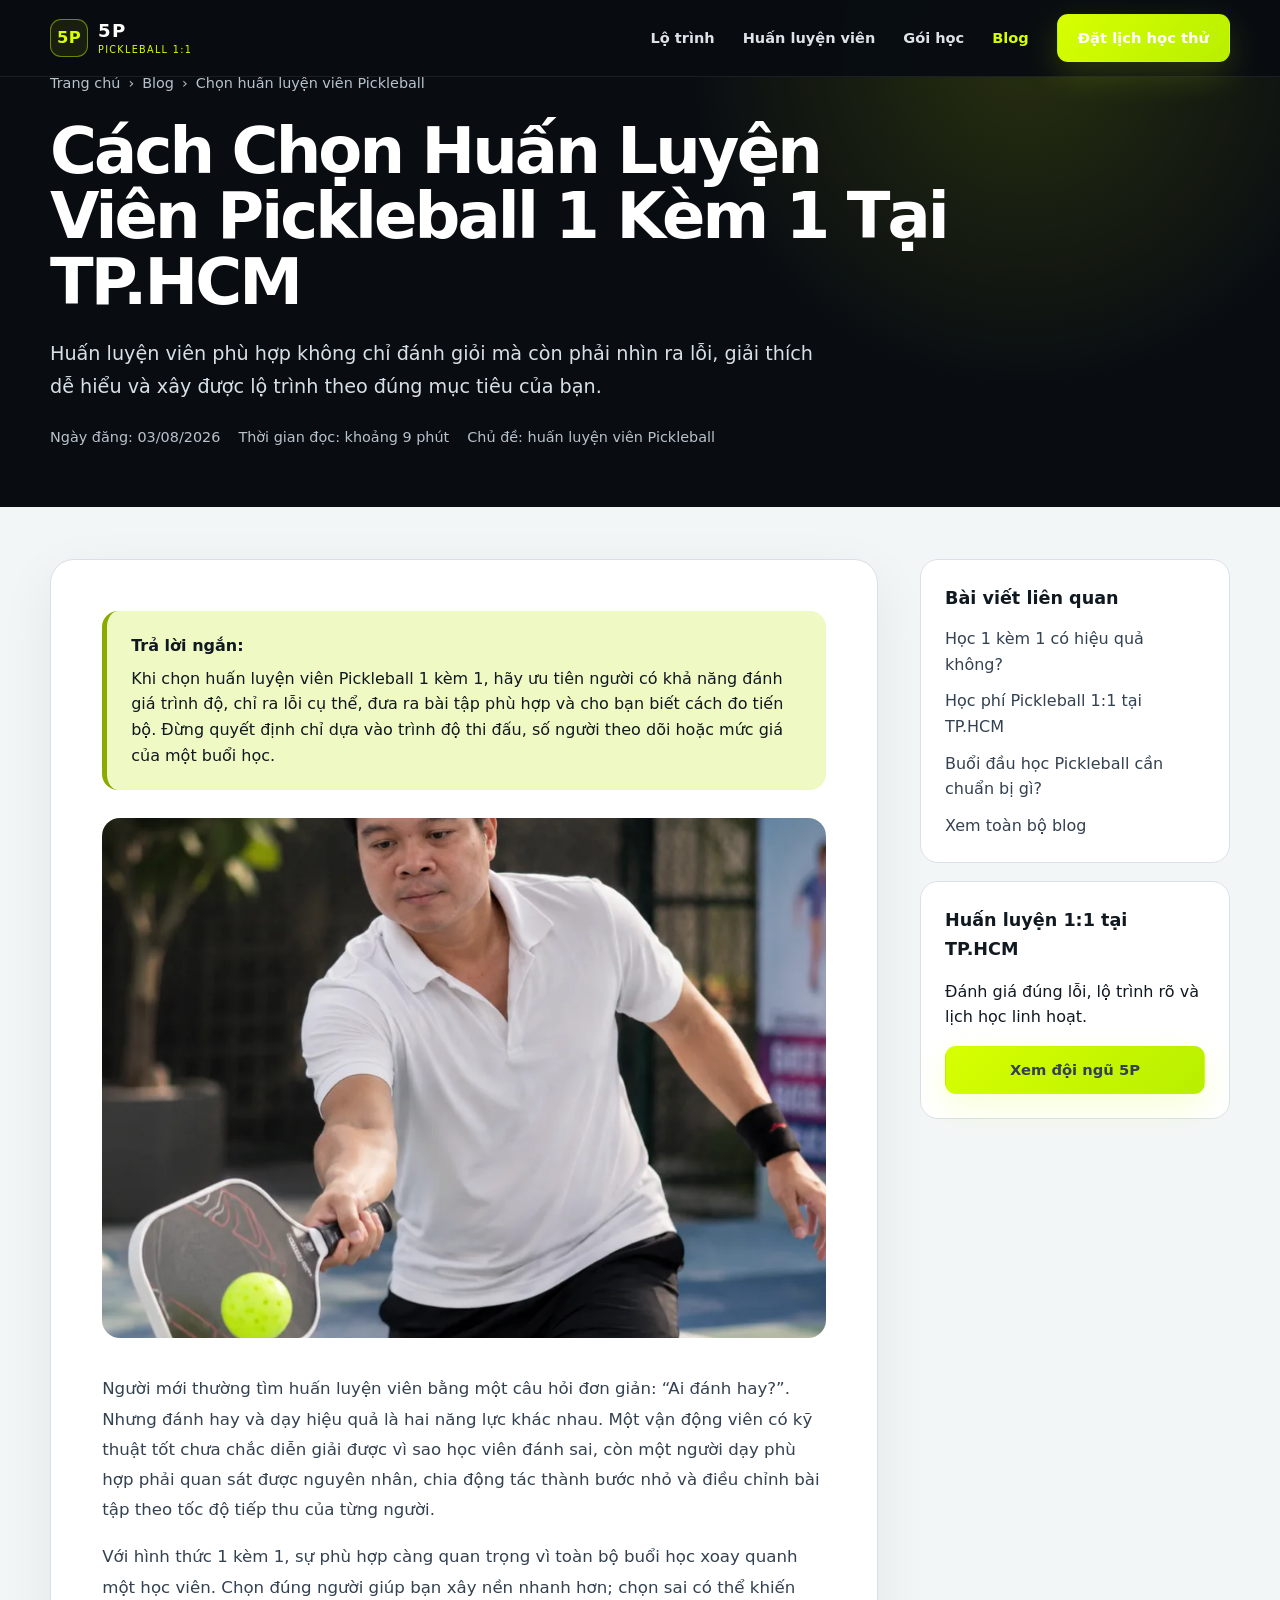
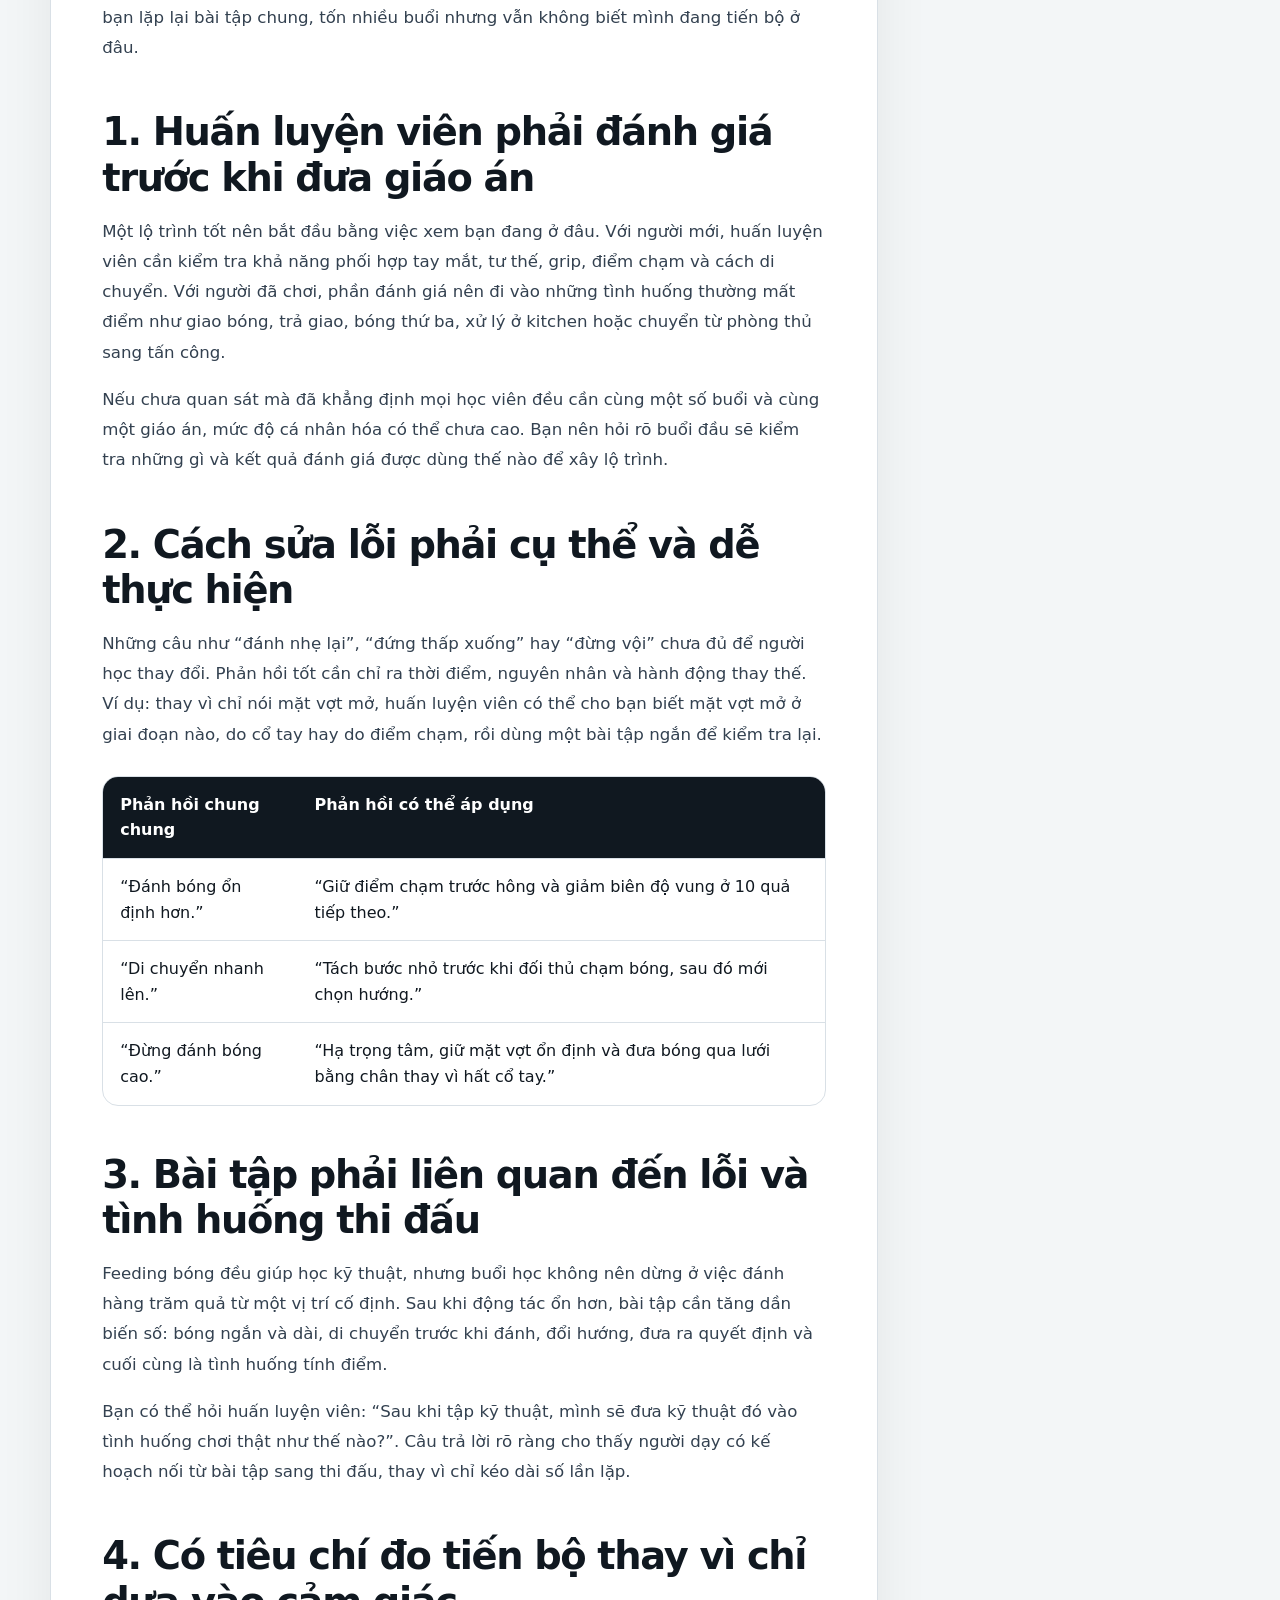
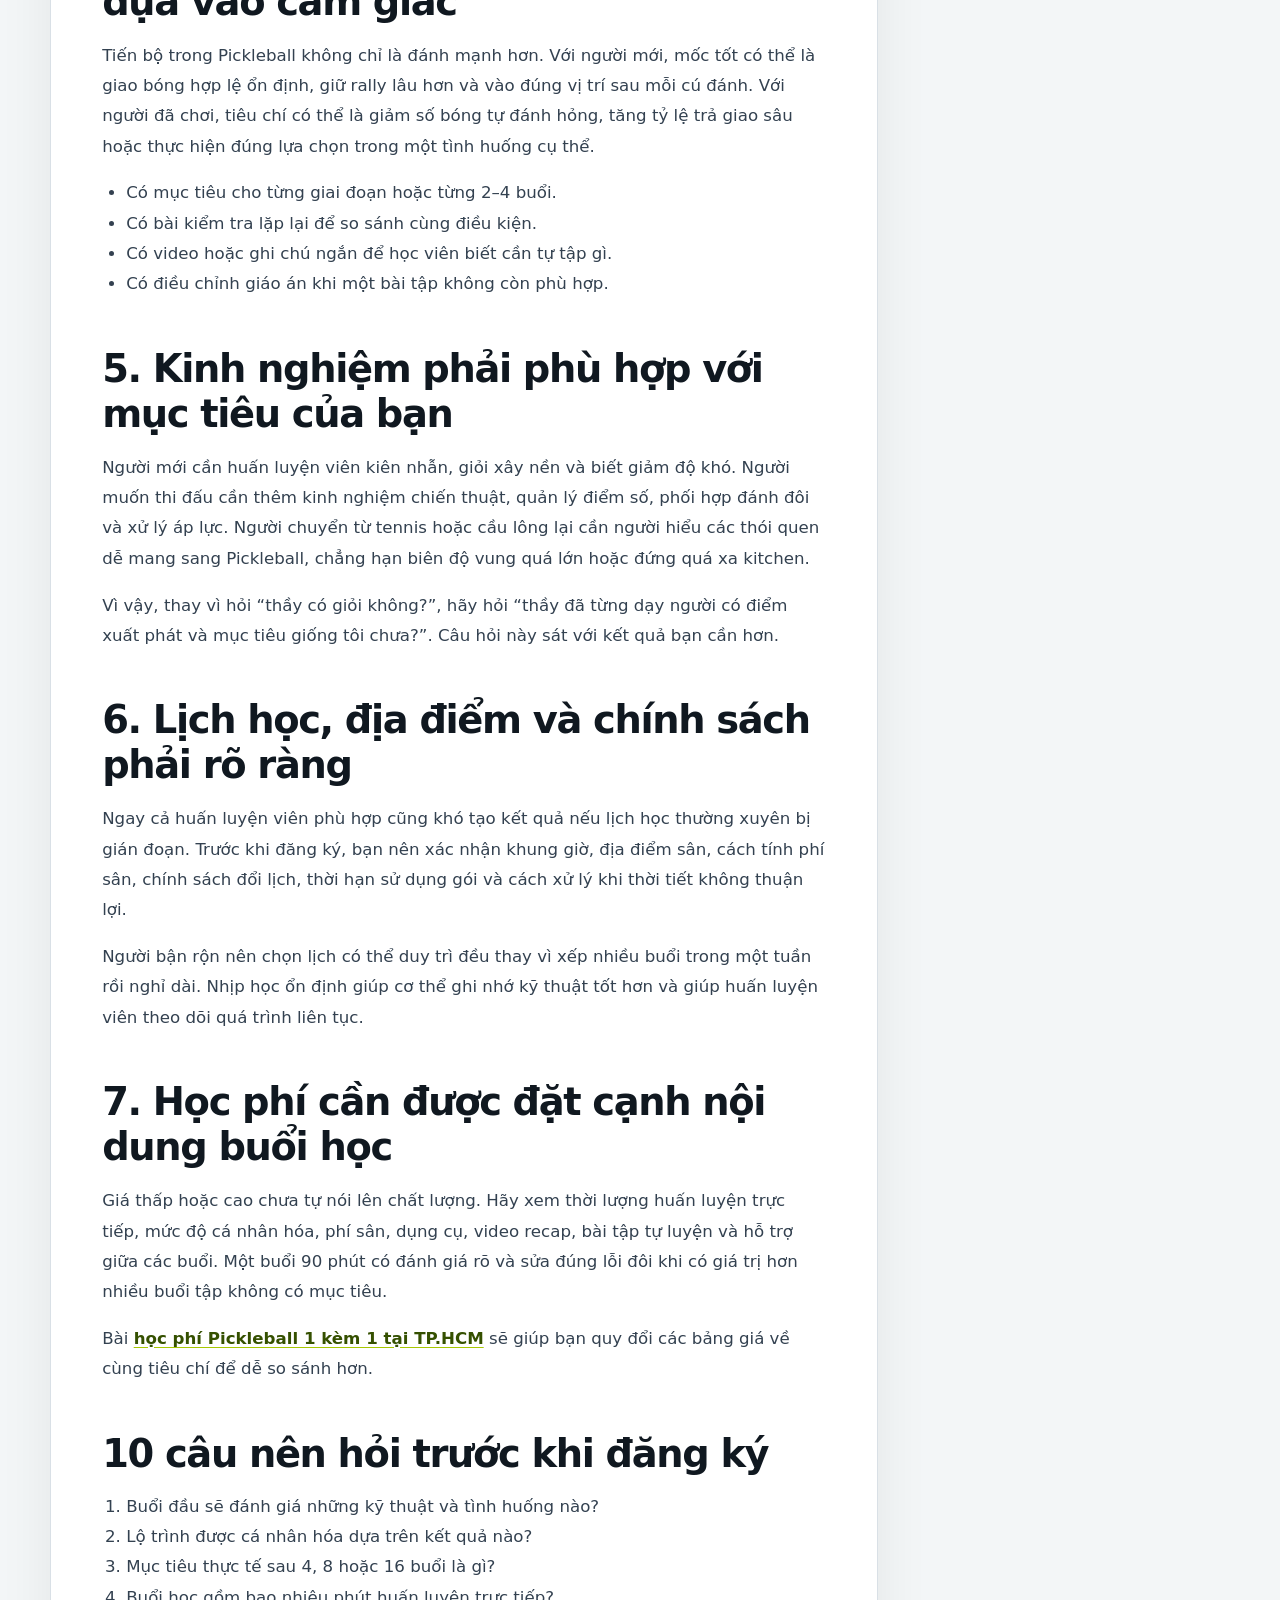
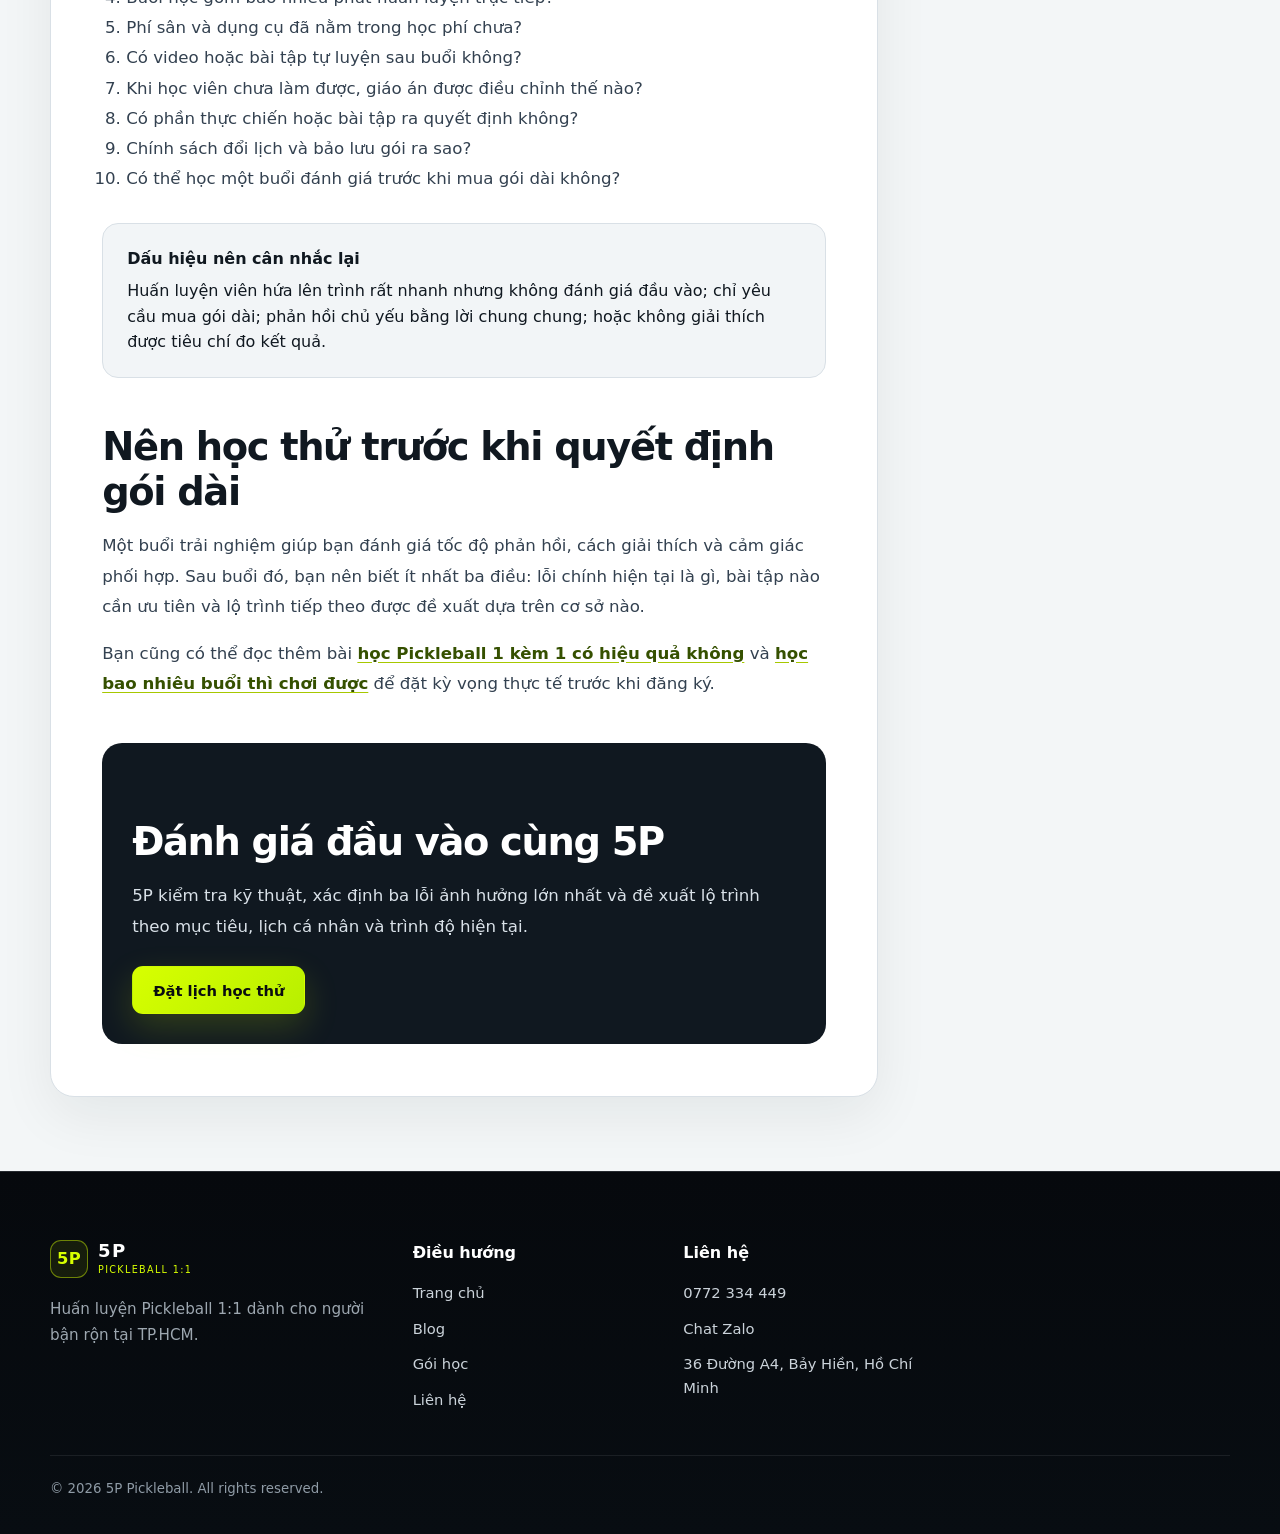
<file: blog/cach-chon-huan-luyen-vien-pickleball-1-kem-1-tphcm.html>
<!doctype html>
<html lang="vi">
<head>
  <meta charset="utf-8">
  <meta name="viewport" content="width=device-width, initial-scale=1">
  <title>Cách Chọn Huấn Luyện Viên Pickleball 1 Kèm 1 Tại TP.HCM</title>
  <meta name="description" content="Cách chọn huấn luyện viên Pickleball 1 kèm 1 tại TP.HCM: tiêu chí chuyên môn, cách dạy, lộ trình, học phí và câu hỏi cần hỏi trước khi đăng ký.">
  <meta name="robots" content="index, follow, max-image-preview:large">
  <meta name="theme-color" content="#090d12">
  <meta property="og:type" content="article">
  <meta property="og:locale" content="vi_VN">
  <meta property="og:url" content="https://daykempickleball.com/blog/cach-chon-huan-luyen-vien-pickleball-1-kem-1-tphcm.html">
  <meta property="og:site_name" content="5P Pickleball 1:1">
  <meta property="og:title" content="Cách Chọn Huấn Luyện Viên Pickleball 1 Kèm 1 Tại TP.HCM">
  <meta property="og:description" content="7 tiêu chí và bộ câu hỏi giúp bạn chọn đúng huấn luyện viên Pickleball 1:1 tại TP.HCM.">
  <meta property="og:image" content="https://daykempickleball.com/assets/coach.webp">
  <meta property="og:image:alt" content="Huấn luyện viên hướng dẫn học viên Pickleball trong buổi tập riêng">
  <meta property="article:published_time" content="2026-08-03">
  <meta property="article:modified_time" content="2026-08-03">
  <meta name="twitter:card" content="summary_large_image">
  <meta name="twitter:title" content="Cách Chọn Huấn Luyện Viên Pickleball 1 Kèm 1 Tại TP.HCM">
  <meta name="twitter:description" content="7 tiêu chí và bộ câu hỏi giúp bạn chọn đúng huấn luyện viên Pickleball 1:1 tại TP.HCM.">
  <meta name="twitter:image" content="https://daykempickleball.com/assets/coach.webp">
  <link rel="canonical" href="https://daykempickleball.com/blog/cach-chon-huan-luyen-vien-pickleball-1-kem-1-tphcm.html">
  <link rel="icon" type="image/png" sizes="192x192" href="/favicon-192x192.png">
  <link rel="apple-touch-icon" sizes="180x180" href="/assets/apple-touch-icon.png">
  <link rel="stylesheet" href="../style.css?v=20260728-blog">
  <link rel="stylesheet" href="../blog.css?v=20260728">
  <script type="application/ld+json">
{
  "@context": "https://schema.org",
  "@graph": [
    {
      "@type": "BlogPosting",
      "@id": "https://daykempickleball.com/blog/cach-chon-huan-luyen-vien-pickleball-1-kem-1-tphcm.html#article",
      "headline": "Cách Chọn Huấn Luyện Viên Pickleball 1 Kèm 1 Tại TP.HCM",
      "description": "Hướng dẫn chọn huấn luyện viên Pickleball 1 kèm 1 dựa trên chuyên môn, phương pháp, khả năng sửa lỗi và lộ trình.",
      "image": "https://daykempickleball.com/assets/coach.webp",
      "datePublished": "2026-08-03",
      "dateModified": "2026-08-03",
      "inLanguage": "vi-VN",
      "mainEntityOfPage": "https://daykempickleball.com/blog/cach-chon-huan-luyen-vien-pickleball-1-kem-1-tphcm.html",
      "author": {
        "@type": "Organization",
        "name": "5P Pickleball 1:1",
        "url": "https://daykempickleball.com/"
      },
      "publisher": {
        "@type": "Organization",
        "name": "5P Pickleball 1:1",
        "url": "https://daykempickleball.com/",
        "logo": {
          "@type": "ImageObject",
          "url": "https://daykempickleball.com/assets/apple-touch-icon.png"
        }
      }
    },
    {
      "@type": "BreadcrumbList",
      "itemListElement": [
        {
          "@type": "ListItem",
          "position": 1,
          "name": "Trang chủ",
          "item": "https://daykempickleball.com/"
        },
        {
          "@type": "ListItem",
          "position": 2,
          "name": "Blog",
          "item": "https://daykempickleball.com/blog/"
        },
        {
          "@type": "ListItem",
          "position": 3,
          "name": "Cách chọn huấn luyện viên Pickleball 1 kèm 1"
        }
      ]
    }
  ]
}
  </script>
</head>
<body class="blog-page">

  <a class="skip-link" href="#main">Đi đến nội dung chính</a>
  <header class="site-header" id="top">
    <div class="container nav-wrap">
      <a class="brand" href="../" aria-label="5P Pickleball - Trang chủ">
        <span class="brand-mark" aria-hidden="true"><span class="mark-text">5P</span></span>
        <span><strong>5P</strong><small>PICKLEBALL 1:1</small></span>
      </a>
      <button class="menu-btn" type="button" aria-label="Mở menu" aria-expanded="false" aria-controls="main-nav"><span></span><span></span><span></span></button>
      <nav class="main-nav" id="main-nav" aria-label="Điều hướng chính">
        <a href="../#lo-trinh">Lộ trình</a>
        <a href="../#hlv">Huấn luyện viên</a>
        <a href="../#goi-hoc">Gói học</a>
        <a href="./" aria-current="page">Blog</a>
      </nav>
      <a class="btn btn-primary nav-cta" href="../#dang-ky">Đặt lịch học thử</a>
    </div>
  </header>

  <main id="main">
    <section class="blog-hero">
      <div class="container">
        <nav class="breadcrumbs" aria-label="Breadcrumb"><a href="../">Trang chủ</a><span>›</span><a href="./">Blog</a><span>›</span><span>Chọn huấn luyện viên Pickleball</span></nav>
        <h1>Cách Chọn Huấn Luyện Viên Pickleball 1 Kèm 1 Tại TP.HCM</h1>
        <p class="lead">Huấn luyện viên phù hợp không chỉ đánh giỏi mà còn phải nhìn ra lỗi, giải thích dễ hiểu và xây được lộ trình theo đúng mục tiêu của bạn.</p>
        <div class="article-meta"><span>Ngày đăng: 03/08/2026</span><span>Thời gian đọc: khoảng 9 phút</span><span>Chủ đề: huấn luyện viên Pickleball</span></div>
      </div>
    </section>

    <div class="container article-layout">
      <article class="article-content">
        <div class="answer-box"><strong>Trả lời ngắn:</strong> Khi chọn huấn luyện viên Pickleball 1 kèm 1, hãy ưu tiên người có khả năng đánh giá trình độ, chỉ ra lỗi cụ thể, đưa ra bài tập phù hợp và cho bạn biết cách đo tiến bộ. Đừng quyết định chỉ dựa vào trình độ thi đấu, số người theo dõi hoặc mức giá của một buổi học.</div>

        <img class="article-cover" src="../assets/coach.webp" alt="Huấn luyện viên hướng dẫn kỹ thuật trong buổi học Pickleball 1 kèm 1" width="900" height="1100">

        <p>Người mới thường tìm huấn luyện viên bằng một câu hỏi đơn giản: “Ai đánh hay?”. Nhưng đánh hay và dạy hiệu quả là hai năng lực khác nhau. Một vận động viên có kỹ thuật tốt chưa chắc diễn giải được vì sao học viên đánh sai, còn một người dạy phù hợp phải quan sát được nguyên nhân, chia động tác thành bước nhỏ và điều chỉnh bài tập theo tốc độ tiếp thu của từng người.</p>

        <p>Với hình thức 1 kèm 1, sự phù hợp càng quan trọng vì toàn bộ buổi học xoay quanh một học viên. Chọn đúng người giúp bạn xây nền nhanh hơn; chọn sai có thể khiến bạn lặp lại bài tập chung, tốn nhiều buổi nhưng vẫn không biết mình đang tiến bộ ở đâu.</p>

        <h2>1. Huấn luyện viên phải đánh giá trước khi đưa giáo án</h2>
        <p>Một lộ trình tốt nên bắt đầu bằng việc xem bạn đang ở đâu. Với người mới, huấn luyện viên cần kiểm tra khả năng phối hợp tay mắt, tư thế, grip, điểm chạm và cách di chuyển. Với người đã chơi, phần đánh giá nên đi vào những tình huống thường mất điểm như giao bóng, trả giao, bóng thứ ba, xử lý ở kitchen hoặc chuyển từ phòng thủ sang tấn công.</p>

        <p>Nếu chưa quan sát mà đã khẳng định mọi học viên đều cần cùng một số buổi và cùng một giáo án, mức độ cá nhân hóa có thể chưa cao. Bạn nên hỏi rõ buổi đầu sẽ kiểm tra những gì và kết quả đánh giá được dùng thế nào để xây lộ trình.</p>

        <h2>2. Cách sửa lỗi phải cụ thể và dễ thực hiện</h2>
        <p>Những câu như “đánh nhẹ lại”, “đứng thấp xuống” hay “đừng vội” chưa đủ để người học thay đổi. Phản hồi tốt cần chỉ ra thời điểm, nguyên nhân và hành động thay thế. Ví dụ: thay vì chỉ nói mặt vợt mở, huấn luyện viên có thể cho bạn biết mặt vợt mở ở giai đoạn nào, do cổ tay hay do điểm chạm, rồi dùng một bài tập ngắn để kiểm tra lại.</p>

        <div class="table-wrap">
          <table>
            <thead><tr><th>Phản hồi chung chung</th><th>Phản hồi có thể áp dụng</th></tr></thead>
            <tbody>
              <tr><td>“Đánh bóng ổn định hơn.”</td><td>“Giữ điểm chạm trước hông và giảm biên độ vung ở 10 quả tiếp theo.”</td></tr>
              <tr><td>“Di chuyển nhanh lên.”</td><td>“Tách bước nhỏ trước khi đối thủ chạm bóng, sau đó mới chọn hướng.”</td></tr>
              <tr><td>“Đừng đánh bóng cao.”</td><td>“Hạ trọng tâm, giữ mặt vợt ổn định và đưa bóng qua lưới bằng chân thay vì hất cổ tay.”</td></tr>
            </tbody>
          </table>
        </div>

        <h2>3. Bài tập phải liên quan đến lỗi và tình huống thi đấu</h2>
        <p>Feeding bóng đều giúp học kỹ thuật, nhưng buổi học không nên dừng ở việc đánh hàng trăm quả từ một vị trí cố định. Sau khi động tác ổn hơn, bài tập cần tăng dần biến số: bóng ngắn và dài, di chuyển trước khi đánh, đổi hướng, đưa ra quyết định và cuối cùng là tình huống tính điểm.</p>

        <p>Bạn có thể hỏi huấn luyện viên: “Sau khi tập kỹ thuật, mình sẽ đưa kỹ thuật đó vào tình huống chơi thật như thế nào?”. Câu trả lời rõ ràng cho thấy người dạy có kế hoạch nối từ bài tập sang thi đấu, thay vì chỉ kéo dài số lần lặp.</p>

        <h2>4. Có tiêu chí đo tiến bộ thay vì chỉ dựa vào cảm giác</h2>
        <p>Tiến bộ trong Pickleball không chỉ là đánh mạnh hơn. Với người mới, mốc tốt có thể là giao bóng hợp lệ ổn định, giữ rally lâu hơn và vào đúng vị trí sau mỗi cú đánh. Với người đã chơi, tiêu chí có thể là giảm số bóng tự đánh hỏng, tăng tỷ lệ trả giao sâu hoặc thực hiện đúng lựa chọn trong một tình huống cụ thể.</p>

        <ul>
          <li>Có mục tiêu cho từng giai đoạn hoặc từng 2–4 buổi.</li>
          <li>Có bài kiểm tra lặp lại để so sánh cùng điều kiện.</li>
          <li>Có video hoặc ghi chú ngắn để học viên biết cần tự tập gì.</li>
          <li>Có điều chỉnh giáo án khi một bài tập không còn phù hợp.</li>
        </ul>

        <h2>5. Kinh nghiệm phải phù hợp với mục tiêu của bạn</h2>
        <p>Người mới cần huấn luyện viên kiên nhẫn, giỏi xây nền và biết giảm độ khó. Người muốn thi đấu cần thêm kinh nghiệm chiến thuật, quản lý điểm số, phối hợp đánh đôi và xử lý áp lực. Người chuyển từ tennis hoặc cầu lông lại cần người hiểu các thói quen dễ mang sang Pickleball, chẳng hạn biên độ vung quá lớn hoặc đứng quá xa kitchen.</p>

        <p>Vì vậy, thay vì hỏi “thầy có giỏi không?”, hãy hỏi “thầy đã từng dạy người có điểm xuất phát và mục tiêu giống tôi chưa?”. Câu hỏi này sát với kết quả bạn cần hơn.</p>

        <h2>6. Lịch học, địa điểm và chính sách phải rõ ràng</h2>
        <p>Ngay cả huấn luyện viên phù hợp cũng khó tạo kết quả nếu lịch học thường xuyên bị gián đoạn. Trước khi đăng ký, bạn nên xác nhận khung giờ, địa điểm sân, cách tính phí sân, chính sách đổi lịch, thời hạn sử dụng gói và cách xử lý khi thời tiết không thuận lợi.</p>

        <p>Người bận rộn nên chọn lịch có thể duy trì đều thay vì xếp nhiều buổi trong một tuần rồi nghỉ dài. Nhịp học ổn định giúp cơ thể ghi nhớ kỹ thuật tốt hơn và giúp huấn luyện viên theo dõi quá trình liên tục.</p>

        <h2>7. Học phí cần được đặt cạnh nội dung buổi học</h2>
        <p>Giá thấp hoặc cao chưa tự nói lên chất lượng. Hãy xem thời lượng huấn luyện trực tiếp, mức độ cá nhân hóa, phí sân, dụng cụ, video recap, bài tập tự luyện và hỗ trợ giữa các buổi. Một buổi 90 phút có đánh giá rõ và sửa đúng lỗi đôi khi có giá trị hơn nhiều buổi tập không có mục tiêu.</p>

        <p>Bài <a href="hoc-phi-pickleball-1-kem-1-tphcm.html">học phí Pickleball 1 kèm 1 tại TP.HCM</a> sẽ giúp bạn quy đổi các bảng giá về cùng tiêu chí để dễ so sánh hơn.</p>

        <h2>10 câu nên hỏi trước khi đăng ký</h2>
        <ol>
          <li>Buổi đầu sẽ đánh giá những kỹ thuật và tình huống nào?</li>
          <li>Lộ trình được cá nhân hóa dựa trên kết quả nào?</li>
          <li>Mục tiêu thực tế sau 4, 8 hoặc 16 buổi là gì?</li>
          <li>Buổi học gồm bao nhiêu phút huấn luyện trực tiếp?</li>
          <li>Phí sân và dụng cụ đã nằm trong học phí chưa?</li>
          <li>Có video hoặc bài tập tự luyện sau buổi không?</li>
          <li>Khi học viên chưa làm được, giáo án được điều chỉnh thế nào?</li>
          <li>Có phần thực chiến hoặc bài tập ra quyết định không?</li>
          <li>Chính sách đổi lịch và bảo lưu gói ra sao?</li>
          <li>Có thể học một buổi đánh giá trước khi mua gói dài không?</li>
        </ol>

        <div class="note-box"><strong>Dấu hiệu nên cân nhắc lại</strong> Huấn luyện viên hứa lên trình rất nhanh nhưng không đánh giá đầu vào; chỉ yêu cầu mua gói dài; phản hồi chủ yếu bằng lời chung chung; hoặc không giải thích được tiêu chí đo kết quả.</div>

        <h2>Nên học thử trước khi quyết định gói dài</h2>
        <p>Một buổi trải nghiệm giúp bạn đánh giá tốc độ phản hồi, cách giải thích và cảm giác phối hợp. Sau buổi đó, bạn nên biết ít nhất ba điều: lỗi chính hiện tại là gì, bài tập nào cần ưu tiên và lộ trình tiếp theo được đề xuất dựa trên cơ sở nào.</p>

        <p>Bạn cũng có thể đọc thêm bài <a href="hoc-pickleball-1-kem-1-co-hieu-qua-khong.html">học Pickleball 1 kèm 1 có hiệu quả không</a> và <a href="hoc-pickleball-bao-nhieu-buoi-thi-choi-duoc.html">học bao nhiêu buổi thì chơi được</a> để đặt kỳ vọng thực tế trước khi đăng ký.</p>

        <div class="article-cta"><h2>Đánh giá đầu vào cùng 5P</h2><p>5P kiểm tra kỹ thuật, xác định ba lỗi ảnh hưởng lớn nhất và đề xuất lộ trình theo mục tiêu, lịch cá nhân và trình độ hiện tại.</p><a class="btn btn-primary" href="../#dang-ky">Đặt lịch học thử</a></div>
      </article>

      <aside class="article-sidebar" aria-label="Nội dung liên quan">
        <div class="sidebar-card"><h2>Bài viết liên quan</h2><ul><li><a href="hoc-pickleball-1-kem-1-co-hieu-qua-khong.html">Học 1 kèm 1 có hiệu quả không?</a></li><li><a href="hoc-phi-pickleball-1-kem-1-tphcm.html">Học phí Pickleball 1:1 tại TP.HCM</a></li><li><a href="nguoi-moi-hoc-pickleball-can-chuan-bi-gi.html">Buổi đầu học Pickleball cần chuẩn bị gì?</a></li><li><a href="./">Xem toàn bộ blog</a></li></ul></div>
        <div class="sidebar-card"><h2>Huấn luyện 1:1 tại TP.HCM</h2><p>Đánh giá đúng lỗi, lộ trình rõ và lịch học linh hoạt.</p><a class="btn btn-primary full" href="../#hlv">Xem đội ngũ 5P</a></div>
      </aside>
    </div>
  </main>

  <footer class="site-footer">
    <div class="container footer-grid">
      <div class="footer-brand-block"><div class="brand footer-brand"><span class="brand-mark"><span class="mark-text">5P</span></span><span><strong>5P</strong><small>PICKLEBALL 1:1</small></span></div><p>Huấn luyện Pickleball 1:1 dành cho người bận rộn tại TP.HCM.</p></div>
      <div><h3>Điều hướng</h3><div class="footer-links"><a href="../">Trang chủ</a><a href="./">Blog</a><a href="../#goi-hoc">Gói học</a><a href="../#dang-ky">Liên hệ</a></div></div>
      <div><h3>Liên hệ</h3><ul class="footer-contact"><li><a href="tel:+84772334449">0772 334 449</a></li><li><a href="https://zalo.me/0772334449" rel="noopener noreferrer">Chat Zalo</a></li><li>36 Đường A4, Bảy Hiền, Hồ Chí Minh</li></ul></div>
      <small>© <span id="year"></span> 5P Pickleball. All rights reserved.</small>
    </div>
  </footer>
  <script src="../script.js"></script>

</body>
</html>
</file>
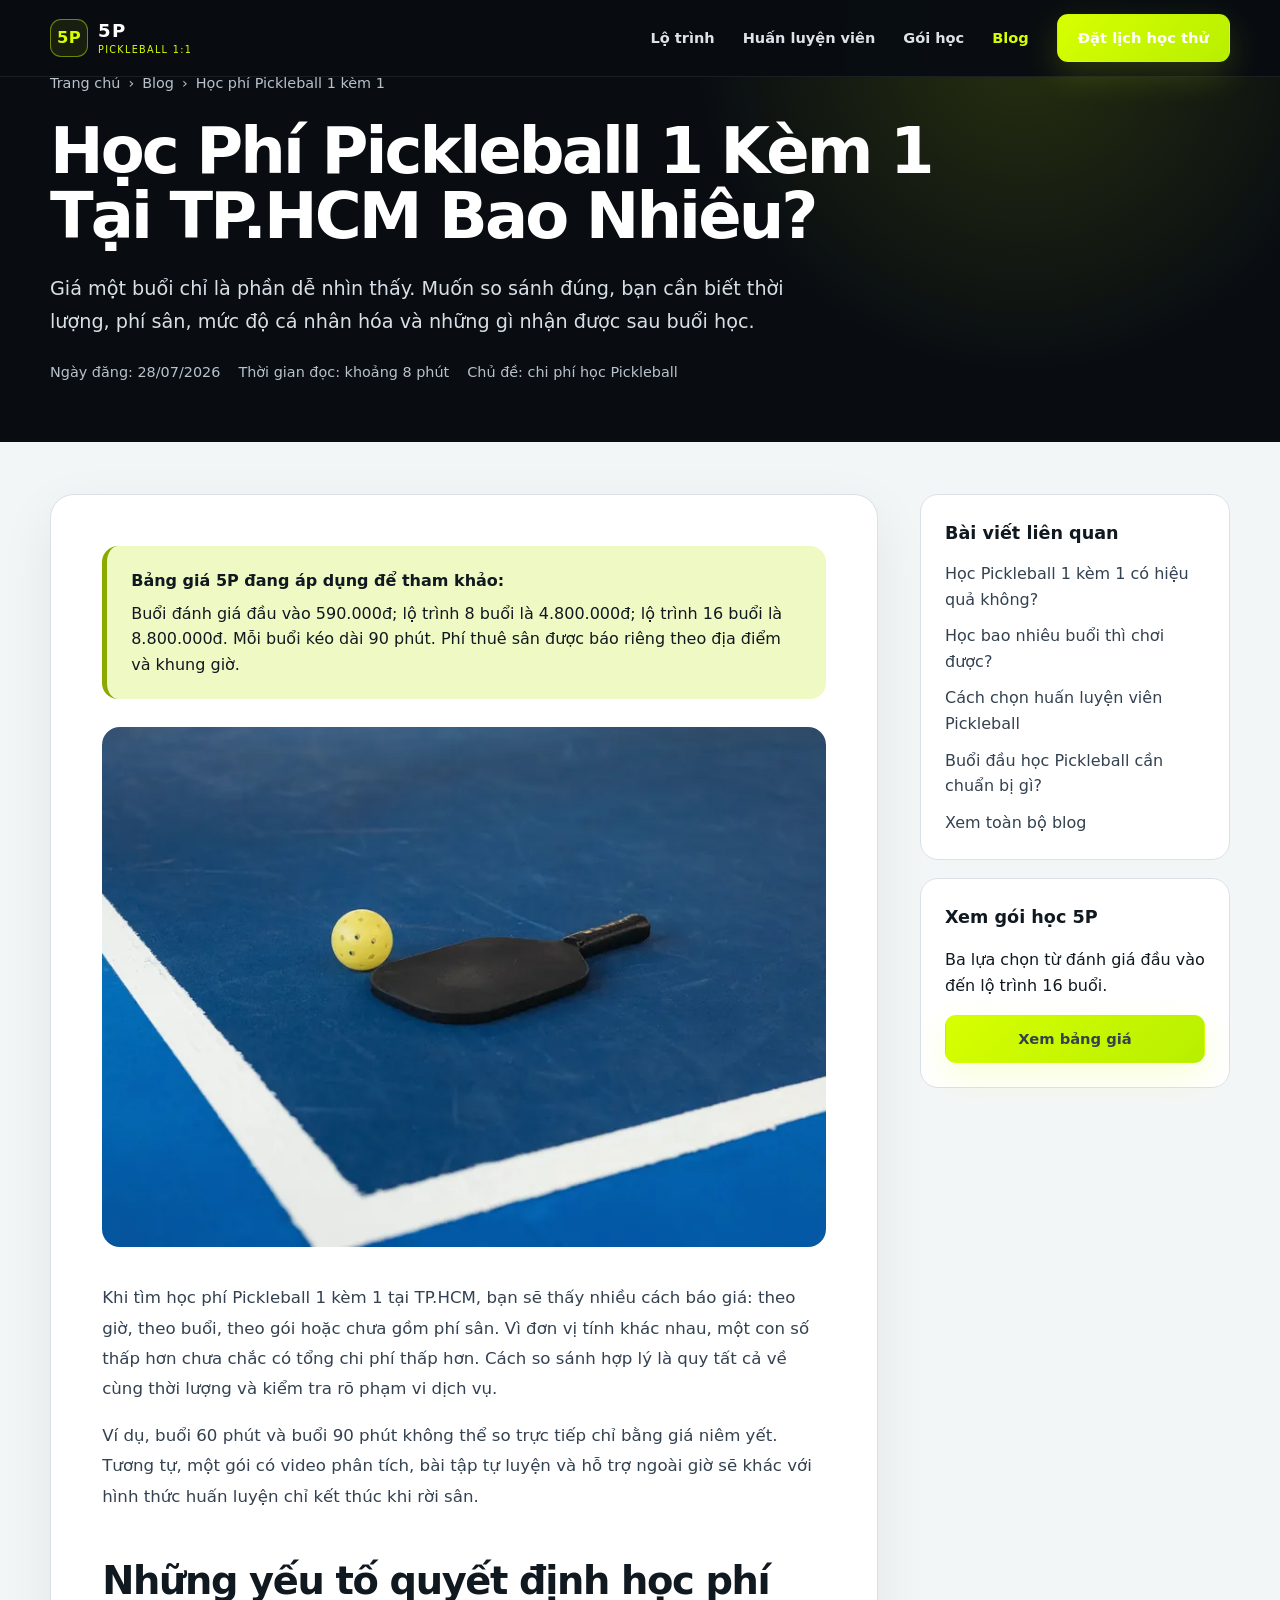
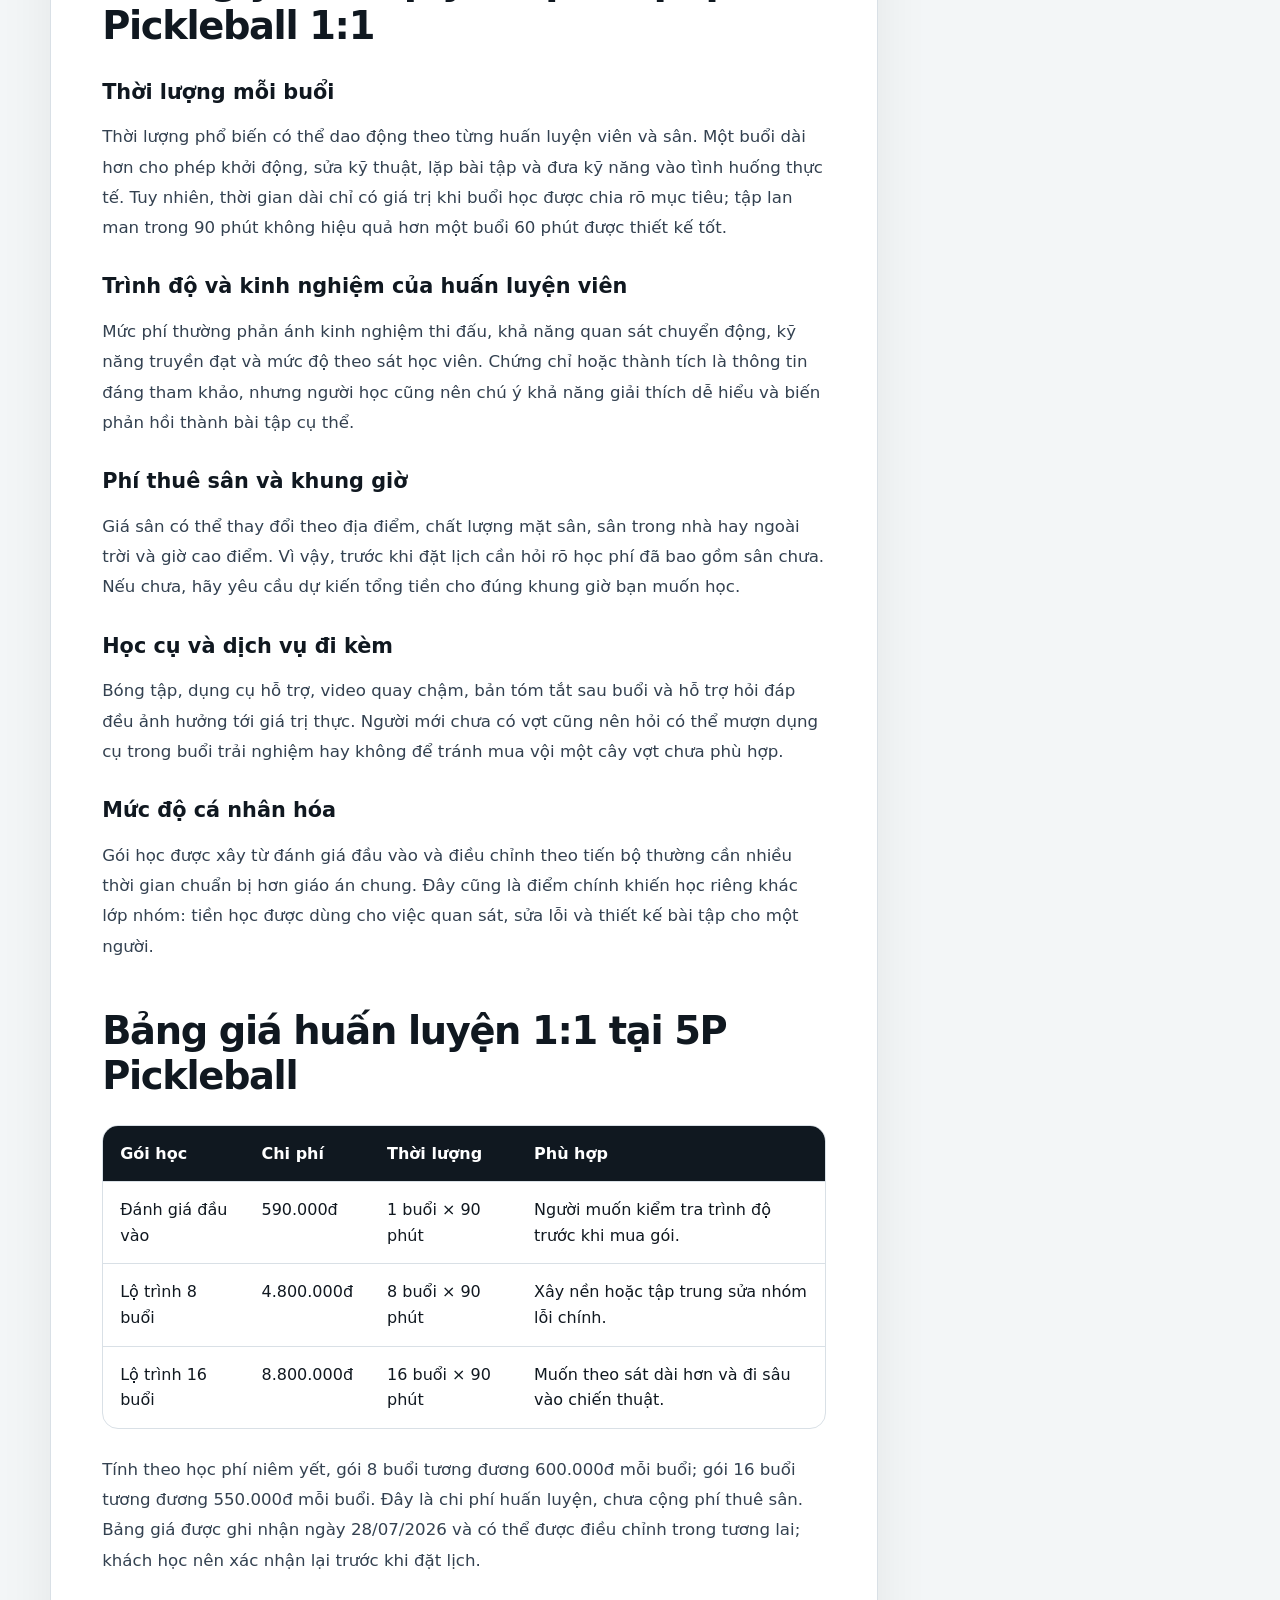
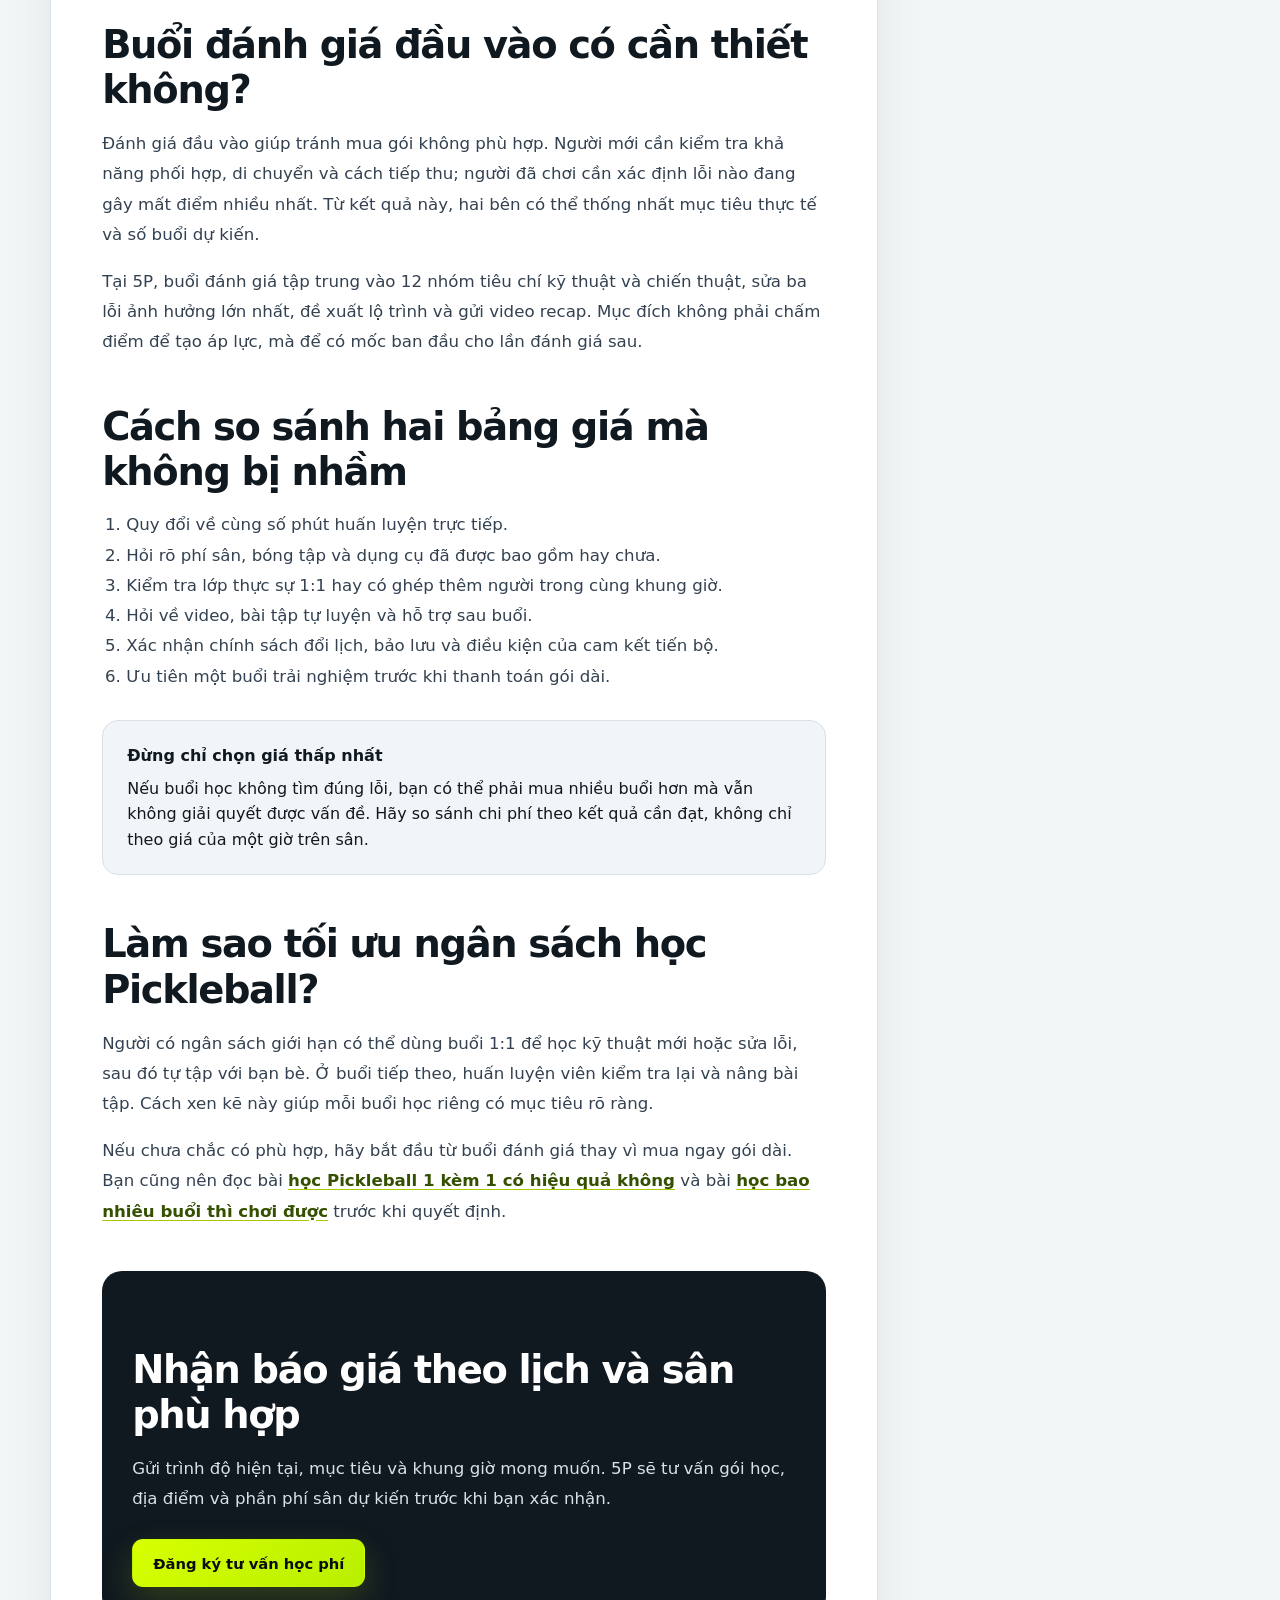
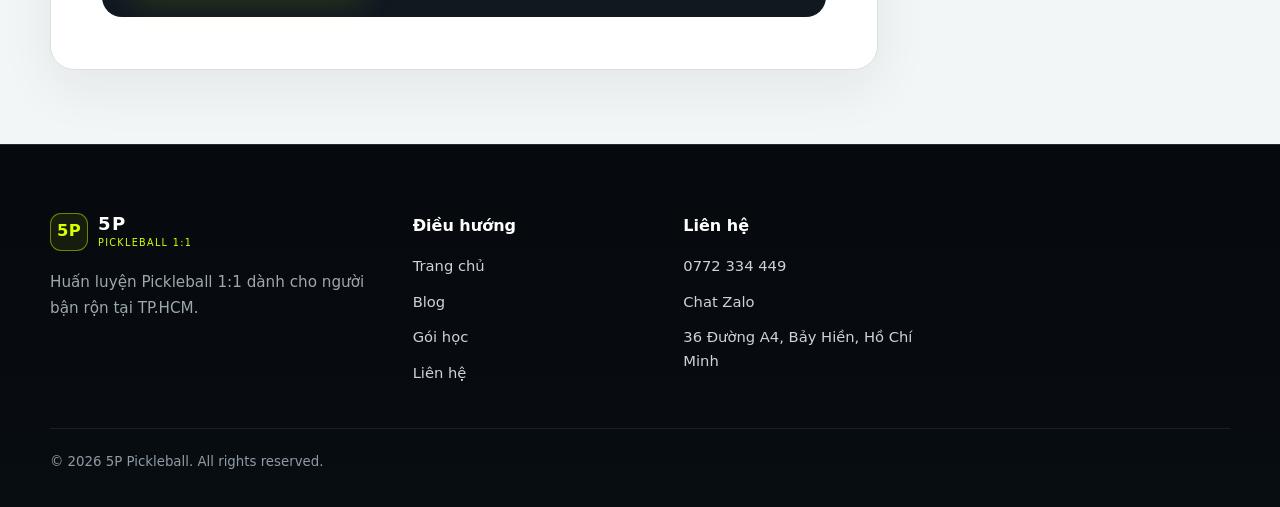
<file: blog/hoc-phi-pickleball-1-kem-1-tphcm.html>
<!DOCTYPE html>

<html lang="vi">
<head>
<meta charset="utf-8"/>
<meta content="width=device-width, initial-scale=1" name="viewport"/>
<title>Học Phí Pickleball 1 Kèm 1 Tại TP.HCM Bao Nhiêu?</title>
<meta content="Học phí Pickleball 1 kèm 1 tại TP.HCM gồm những gì? Xem cách tính giá mỗi buổi, chi phí sân và bảng giá tham khảo của 5P Pickleball." name="description"/>
<meta content="index, follow, max-image-preview:large" name="robots"/>
<meta content="#090d12" name="theme-color"/>
<meta content="article" property="og:type"/>
<meta content="vi_VN" property="og:locale"/>
<meta content="https://daykempickleball.com/blog/hoc-phi-pickleball-1-kem-1-tphcm.html" property="og:url"/>
<meta content="5P Pickleball 1:1" property="og:site_name"/>
<meta content="Học Phí Pickleball 1 Kèm 1 Tại TP.HCM Bao Nhiêu?" property="og:title"/>
<meta content="Cách đọc bảng giá học riêng, tính chi phí mỗi buổi và kiểm tra những khoản đã bao gồm." property="og:description"/>
<meta content="https://daykempickleball.com/assets/equipment.jpg" property="og:image"/>
<meta content="Vợt và bóng trong buổi học Pickleball 1 kèm 1" property="og:image:alt"/>
<meta content="2026-07-28" property="article:published_time"/>
<meta content="2026-08-03" property="article:modified_time"/>
<meta content="summary_large_image" name="twitter:card"/>
<meta content="Học Phí Pickleball 1 Kèm 1 Tại TP.HCM Bao Nhiêu?" name="twitter:title"/>
<meta content="Bảng giá tham khảo và các khoản cần hỏi trước khi đăng ký học Pickleball riêng." name="twitter:description"/>
<meta content="https://daykempickleball.com/assets/equipment.jpg" name="twitter:image"/>
<link href="https://daykempickleball.com/blog/hoc-phi-pickleball-1-kem-1-tphcm.html" rel="canonical"/>
<link href="/favicon-192x192.png" rel="icon" sizes="192x192" type="image/png"/>
<link href="/assets/apple-touch-icon.png" rel="apple-touch-icon" sizes="180x180"/>
<link href="../style.css?v=20260728-blog" rel="stylesheet"/>
<link href="../blog.css?v=20260728" rel="stylesheet"/>
<script type="application/ld+json">
{
  "@context": "https://schema.org",
  "@graph": [
    {
      "@type": "BlogPosting",
      "@id": "https://daykempickleball.com/blog/hoc-phi-pickleball-1-kem-1-tphcm.html#article",
      "headline": "Học Phí Pickleball 1 Kèm 1 Tại TP.HCM Bao Nhiêu?",
      "description": "Cách tính học phí Pickleball 1 kèm 1, chi phí sân và bảng giá tham khảo của 5P Pickleball.",
      "image": "https://daykempickleball.com/assets/equipment.jpg",
      "datePublished": "2026-07-28",
      "dateModified": "2026-08-03",
      "inLanguage": "vi-VN",
      "mainEntityOfPage": "https://daykempickleball.com/blog/hoc-phi-pickleball-1-kem-1-tphcm.html",
      "author": {
        "@type": "Organization",
        "name": "5P Pickleball 1:1",
        "url": "https://daykempickleball.com/"
      },
      "publisher": {
        "@type": "Organization",
        "name": "5P Pickleball 1:1",
        "url": "https://daykempickleball.com/",
        "logo": {
          "@type": "ImageObject",
          "url": "https://daykempickleball.com/assets/apple-touch-icon.png"
        }
      }
    },
    {
      "@type": "BreadcrumbList",
      "itemListElement": [
        {
          "@type": "ListItem",
          "position": 1,
          "name": "Trang chủ",
          "item": "https://daykempickleball.com/"
        },
        {
          "@type": "ListItem",
          "position": 2,
          "name": "Blog",
          "item": "https://daykempickleball.com/blog/"
        },
        {
          "@type": "ListItem",
          "position": 3,
          "name": "Học phí Pickleball 1 kèm 1 tại TP.HCM"
        }
      ]
    }
  ]
}
  </script>
</head>
<body class="blog-page">
<a class="skip-link" href="#main">Đi đến nội dung chính</a>
<header class="site-header" id="top">
<div class="container nav-wrap">
<a aria-label="5P Pickleball - Trang chủ" class="brand" href="../"><span aria-hidden="true" class="brand-mark"><span class="mark-text">5P</span></span><span><strong>5P</strong><small>PICKLEBALL 1:1</small></span></a>
<button aria-controls="main-nav" aria-expanded="false" aria-label="Mở menu" class="menu-btn" type="button"><span></span><span></span><span></span></button>
<nav aria-label="Điều hướng chính" class="main-nav" id="main-nav"><a href="../#lo-trinh">Lộ trình</a><a href="../#hlv">Huấn luyện viên</a><a href="../#goi-hoc">Gói học</a><a aria-current="page" href="./">Blog</a></nav>
<a class="btn btn-primary nav-cta" href="../#dang-ky">Đặt lịch học thử</a>
</div>
</header>
<main id="main">
<section class="blog-hero">
<div class="container">
<nav aria-label="Breadcrumb" class="breadcrumbs"><a href="../">Trang chủ</a><span>›</span><a href="./">Blog</a><span>›</span><span>Học phí Pickleball 1 kèm 1</span></nav>
<h1>Học Phí Pickleball 1 Kèm 1 Tại TP.HCM Bao Nhiêu?</h1>
<p class="lead">Giá một buổi chỉ là phần dễ nhìn thấy. Muốn so sánh đúng, bạn cần biết thời lượng, phí sân, mức độ cá nhân hóa và những gì nhận được sau buổi học.</p>
<div class="article-meta"><span>Ngày đăng: 28/07/2026</span><span>Thời gian đọc: khoảng 8 phút</span><span>Chủ đề: chi phí học Pickleball</span></div>
</div>
</section>
<div class="container article-layout">
<article class="article-content">
<div class="answer-box">
<strong>Bảng giá 5P đang áp dụng để tham khảo:</strong>
          Buổi đánh giá đầu vào 590.000đ; lộ trình 8 buổi là 4.800.000đ; lộ trình 16 buổi là 8.800.000đ. Mỗi buổi kéo dài 90 phút. Phí thuê sân được báo riêng theo địa điểm và khung giờ.
        </div>
<img alt="Vợt và bóng chuẩn bị cho buổi học Pickleball 1 kèm 1" class="article-cover" height="560" src="../assets/equipment.webp" width="900"/>
<p>Khi tìm học phí Pickleball 1 kèm 1 tại TP.HCM, bạn sẽ thấy nhiều cách báo giá: theo giờ, theo buổi, theo gói hoặc chưa gồm phí sân. Vì đơn vị tính khác nhau, một con số thấp hơn chưa chắc có tổng chi phí thấp hơn. Cách so sánh hợp lý là quy tất cả về cùng thời lượng và kiểm tra rõ phạm vi dịch vụ.</p>
<p>Ví dụ, buổi 60 phút và buổi 90 phút không thể so trực tiếp chỉ bằng giá niêm yết. Tương tự, một gói có video phân tích, bài tập tự luyện và hỗ trợ ngoài giờ sẽ khác với hình thức huấn luyện chỉ kết thúc khi rời sân.</p>
<h2>Những yếu tố quyết định học phí Pickleball 1:1</h2>
<h3>Thời lượng mỗi buổi</h3>
<p>Thời lượng phổ biến có thể dao động theo từng huấn luyện viên và sân. Một buổi dài hơn cho phép khởi động, sửa kỹ thuật, lặp bài tập và đưa kỹ năng vào tình huống thực tế. Tuy nhiên, thời gian dài chỉ có giá trị khi buổi học được chia rõ mục tiêu; tập lan man trong 90 phút không hiệu quả hơn một buổi 60 phút được thiết kế tốt.</p>
<h3>Trình độ và kinh nghiệm của huấn luyện viên</h3>
<p>Mức phí thường phản ánh kinh nghiệm thi đấu, khả năng quan sát chuyển động, kỹ năng truyền đạt và mức độ theo sát học viên. Chứng chỉ hoặc thành tích là thông tin đáng tham khảo, nhưng người học cũng nên chú ý khả năng giải thích dễ hiểu và biến phản hồi thành bài tập cụ thể.</p>
<h3>Phí thuê sân và khung giờ</h3>
<p>Giá sân có thể thay đổi theo địa điểm, chất lượng mặt sân, sân trong nhà hay ngoài trời và giờ cao điểm. Vì vậy, trước khi đặt lịch cần hỏi rõ học phí đã bao gồm sân chưa. Nếu chưa, hãy yêu cầu dự kiến tổng tiền cho đúng khung giờ bạn muốn học.</p>
<h3>Học cụ và dịch vụ đi kèm</h3>
<p>Bóng tập, dụng cụ hỗ trợ, video quay chậm, bản tóm tắt sau buổi và hỗ trợ hỏi đáp đều ảnh hưởng tới giá trị thực. Người mới chưa có vợt cũng nên hỏi có thể mượn dụng cụ trong buổi trải nghiệm hay không để tránh mua vội một cây vợt chưa phù hợp.</p>
<h3>Mức độ cá nhân hóa</h3>
<p>Gói học được xây từ đánh giá đầu vào và điều chỉnh theo tiến bộ thường cần nhiều thời gian chuẩn bị hơn giáo án chung. Đây cũng là điểm chính khiến học riêng khác lớp nhóm: tiền học được dùng cho việc quan sát, sửa lỗi và thiết kế bài tập cho một người.</p>
<h2>Bảng giá huấn luyện 1:1 tại 5P Pickleball</h2>
<div class="table-wrap">
<table>
<thead><tr><th>Gói học</th><th>Chi phí</th><th>Thời lượng</th><th>Phù hợp</th></tr></thead>
<tbody>
<tr><td>Đánh giá đầu vào</td><td>590.000đ</td><td>1 buổi × 90 phút</td><td>Người muốn kiểm tra trình độ trước khi mua gói.</td></tr>
<tr><td>Lộ trình 8 buổi</td><td>4.800.000đ</td><td>8 buổi × 90 phút</td><td>Xây nền hoặc tập trung sửa nhóm lỗi chính.</td></tr>
<tr><td>Lộ trình 16 buổi</td><td>8.800.000đ</td><td>16 buổi × 90 phút</td><td>Muốn theo sát dài hơn và đi sâu vào chiến thuật.</td></tr>
</tbody>
</table>
</div>
<p>Tính theo học phí niêm yết, gói 8 buổi tương đương 600.000đ mỗi buổi; gói 16 buổi tương đương 550.000đ mỗi buổi. Đây là chi phí huấn luyện, chưa cộng phí thuê sân. Bảng giá được ghi nhận ngày 28/07/2026 và có thể được điều chỉnh trong tương lai; khách học nên xác nhận lại trước khi đặt lịch.</p>
<h2>Buổi đánh giá đầu vào có cần thiết không?</h2>
<p>Đánh giá đầu vào giúp tránh mua gói không phù hợp. Người mới cần kiểm tra khả năng phối hợp, di chuyển và cách tiếp thu; người đã chơi cần xác định lỗi nào đang gây mất điểm nhiều nhất. Từ kết quả này, hai bên có thể thống nhất mục tiêu thực tế và số buổi dự kiến.</p>
<p>Tại 5P, buổi đánh giá tập trung vào 12 nhóm tiêu chí kỹ thuật và chiến thuật, sửa ba lỗi ảnh hưởng lớn nhất, đề xuất lộ trình và gửi video recap. Mục đích không phải chấm điểm để tạo áp lực, mà để có mốc ban đầu cho lần đánh giá sau.</p>
<h2>Cách so sánh hai bảng giá mà không bị nhầm</h2>
<ol>
<li>Quy đổi về cùng số phút huấn luyện trực tiếp.</li>
<li>Hỏi rõ phí sân, bóng tập và dụng cụ đã được bao gồm hay chưa.</li>
<li>Kiểm tra lớp thực sự 1:1 hay có ghép thêm người trong cùng khung giờ.</li>
<li>Hỏi về video, bài tập tự luyện và hỗ trợ sau buổi.</li>
<li>Xác nhận chính sách đổi lịch, bảo lưu và điều kiện của cam kết tiến bộ.</li>
<li>Ưu tiên một buổi trải nghiệm trước khi thanh toán gói dài.</li>
</ol>
<div class="note-box">
<strong>Đừng chỉ chọn giá thấp nhất</strong>
          Nếu buổi học không tìm đúng lỗi, bạn có thể phải mua nhiều buổi hơn mà vẫn không giải quyết được vấn đề. Hãy so sánh chi phí theo kết quả cần đạt, không chỉ theo giá của một giờ trên sân.
        </div>
<h2>Làm sao tối ưu ngân sách học Pickleball?</h2>
<p>Người có ngân sách giới hạn có thể dùng buổi 1:1 để học kỹ thuật mới hoặc sửa lỗi, sau đó tự tập với bạn bè. Ở buổi tiếp theo, huấn luyện viên kiểm tra lại và nâng bài tập. Cách xen kẽ này giúp mỗi buổi học riêng có mục tiêu rõ ràng.</p>
<p>Nếu chưa chắc có phù hợp, hãy bắt đầu từ buổi đánh giá thay vì mua ngay gói dài. Bạn cũng nên đọc bài <a href="hoc-pickleball-1-kem-1-co-hieu-qua-khong.html">học Pickleball 1 kèm 1 có hiệu quả không</a> và bài <a href="hoc-pickleball-bao-nhieu-buoi-thi-choi-duoc.html">học bao nhiêu buổi thì chơi được</a> trước khi quyết định.</p>
<div class="article-cta">
<h2>Nhận báo giá theo lịch và sân phù hợp</h2>
<p>Gửi trình độ hiện tại, mục tiêu và khung giờ mong muốn. 5P sẽ tư vấn gói học, địa điểm và phần phí sân dự kiến trước khi bạn xác nhận.</p>
<a class="btn btn-primary" href="../#dang-ky">Đăng ký tư vấn học phí</a>
</div>
</article>
<aside aria-label="Nội dung liên quan" class="article-sidebar">
<div class="sidebar-card"><h2>Bài viết liên quan</h2><ul><li><a href="hoc-pickleball-1-kem-1-co-hieu-qua-khong.html">Học Pickleball 1 kèm 1 có hiệu quả không?</a></li><li><a href="hoc-pickleball-bao-nhieu-buoi-thi-choi-duoc.html">Học bao nhiêu buổi thì chơi được?</a></li><li><a href="cach-chon-huan-luyen-vien-pickleball-1-kem-1-tphcm.html">Cách chọn huấn luyện viên Pickleball</a></li><li><a href="nguoi-moi-hoc-pickleball-can-chuan-bi-gi.html">Buổi đầu học Pickleball cần chuẩn bị gì?</a></li><li><a href="./">Xem toàn bộ blog</a></li></ul></div>
<div class="sidebar-card"><h2>Xem gói học 5P</h2><p>Ba lựa chọn từ đánh giá đầu vào đến lộ trình 16 buổi.</p><a class="btn btn-primary full" href="../#goi-hoc">Xem bảng giá</a></div>
</aside>
</div>
</main>
<footer class="site-footer">
<div class="container footer-grid">
<div class="footer-brand-block"><div class="brand footer-brand"><span class="brand-mark"><span class="mark-text">5P</span></span><span><strong>5P</strong><small>PICKLEBALL 1:1</small></span></div><p>Huấn luyện Pickleball 1:1 dành cho người bận rộn tại TP.HCM.</p></div>
<div><h3>Điều hướng</h3><div class="footer-links"><a href="../">Trang chủ</a><a href="./">Blog</a><a href="../#goi-hoc">Gói học</a><a href="../#dang-ky">Liên hệ</a></div></div>
<div><h3>Liên hệ</h3><ul class="footer-contact"><li><a href="tel:+84772334449">0772 334 449</a></li><li><a href="https://zalo.me/0772334449" rel="noopener noreferrer">Chat Zalo</a></li><li>36 Đường A4, Bảy Hiền, Hồ Chí Minh</li></ul></div>
<small>© <span id="year"></span> 5P Pickleball. All rights reserved.</small>
</div>
</footer>
<script src="../script.js"></script>
</body>
</html>
</file>
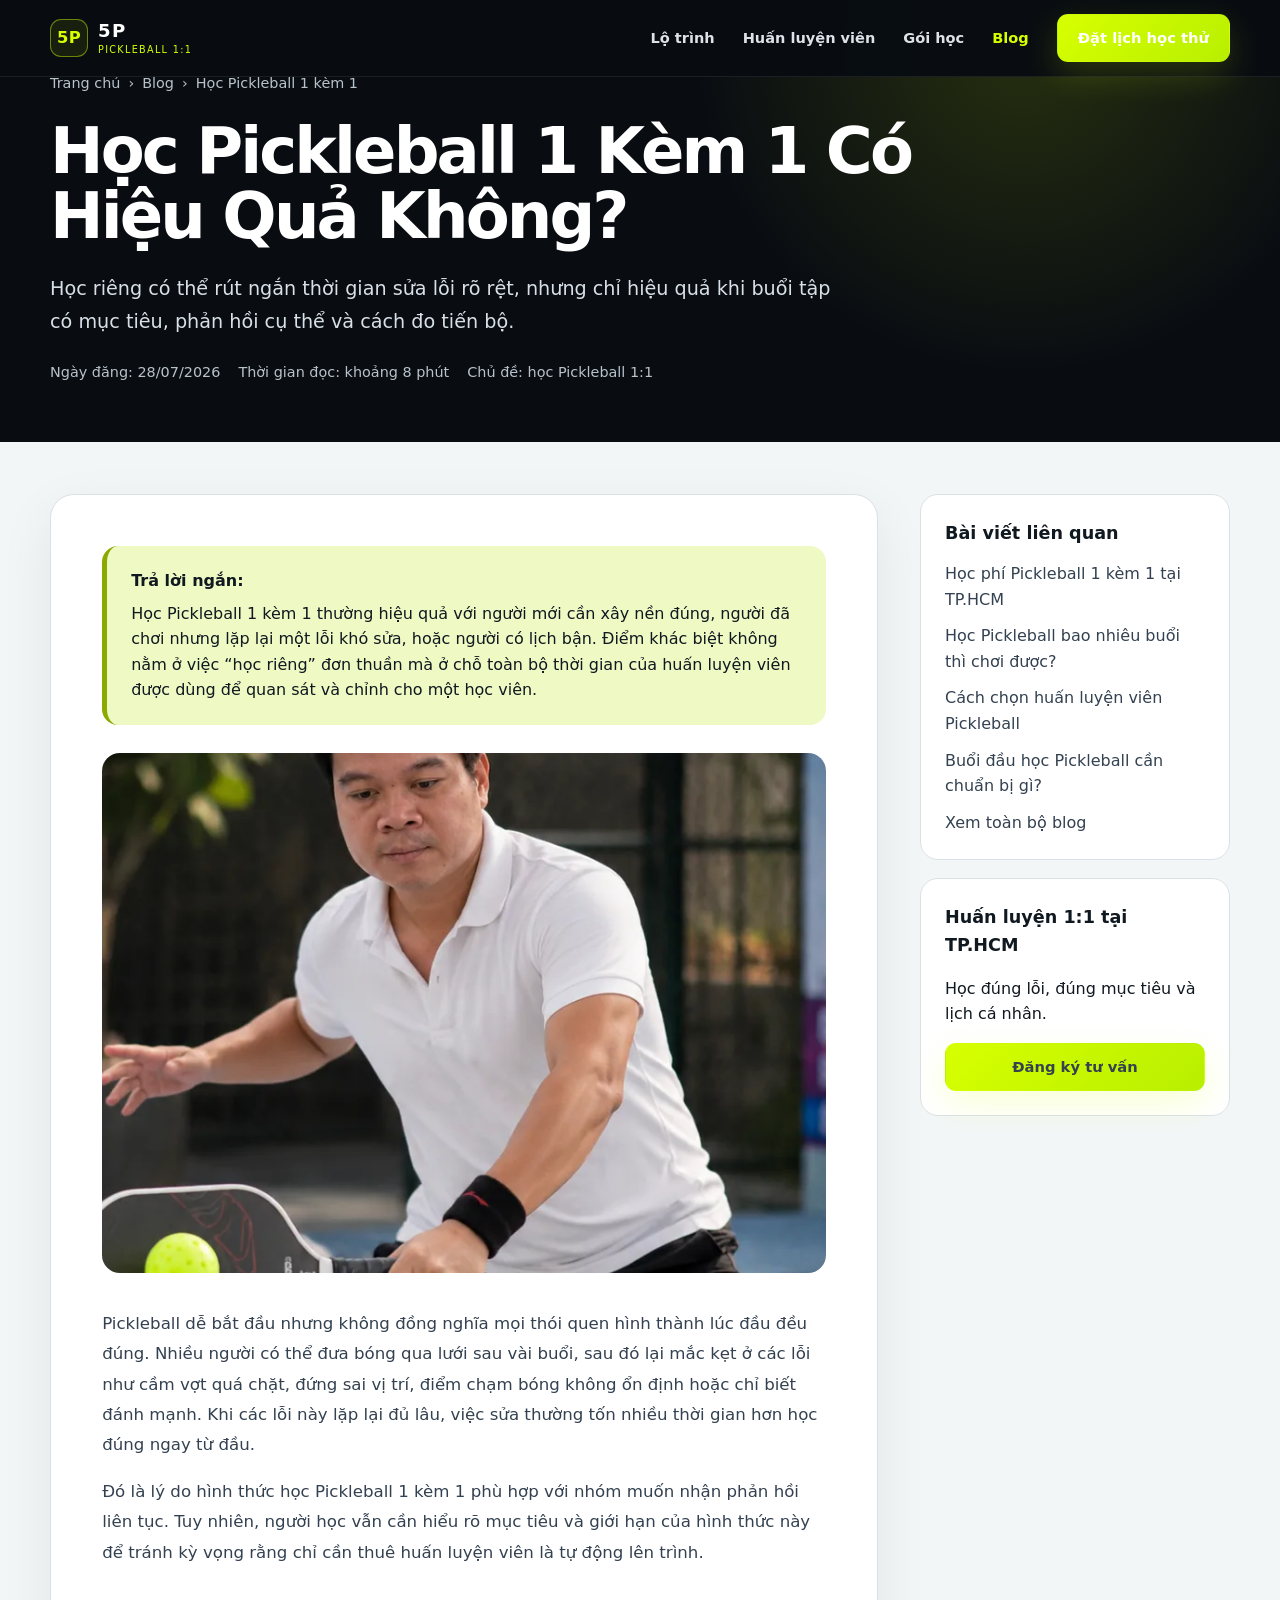
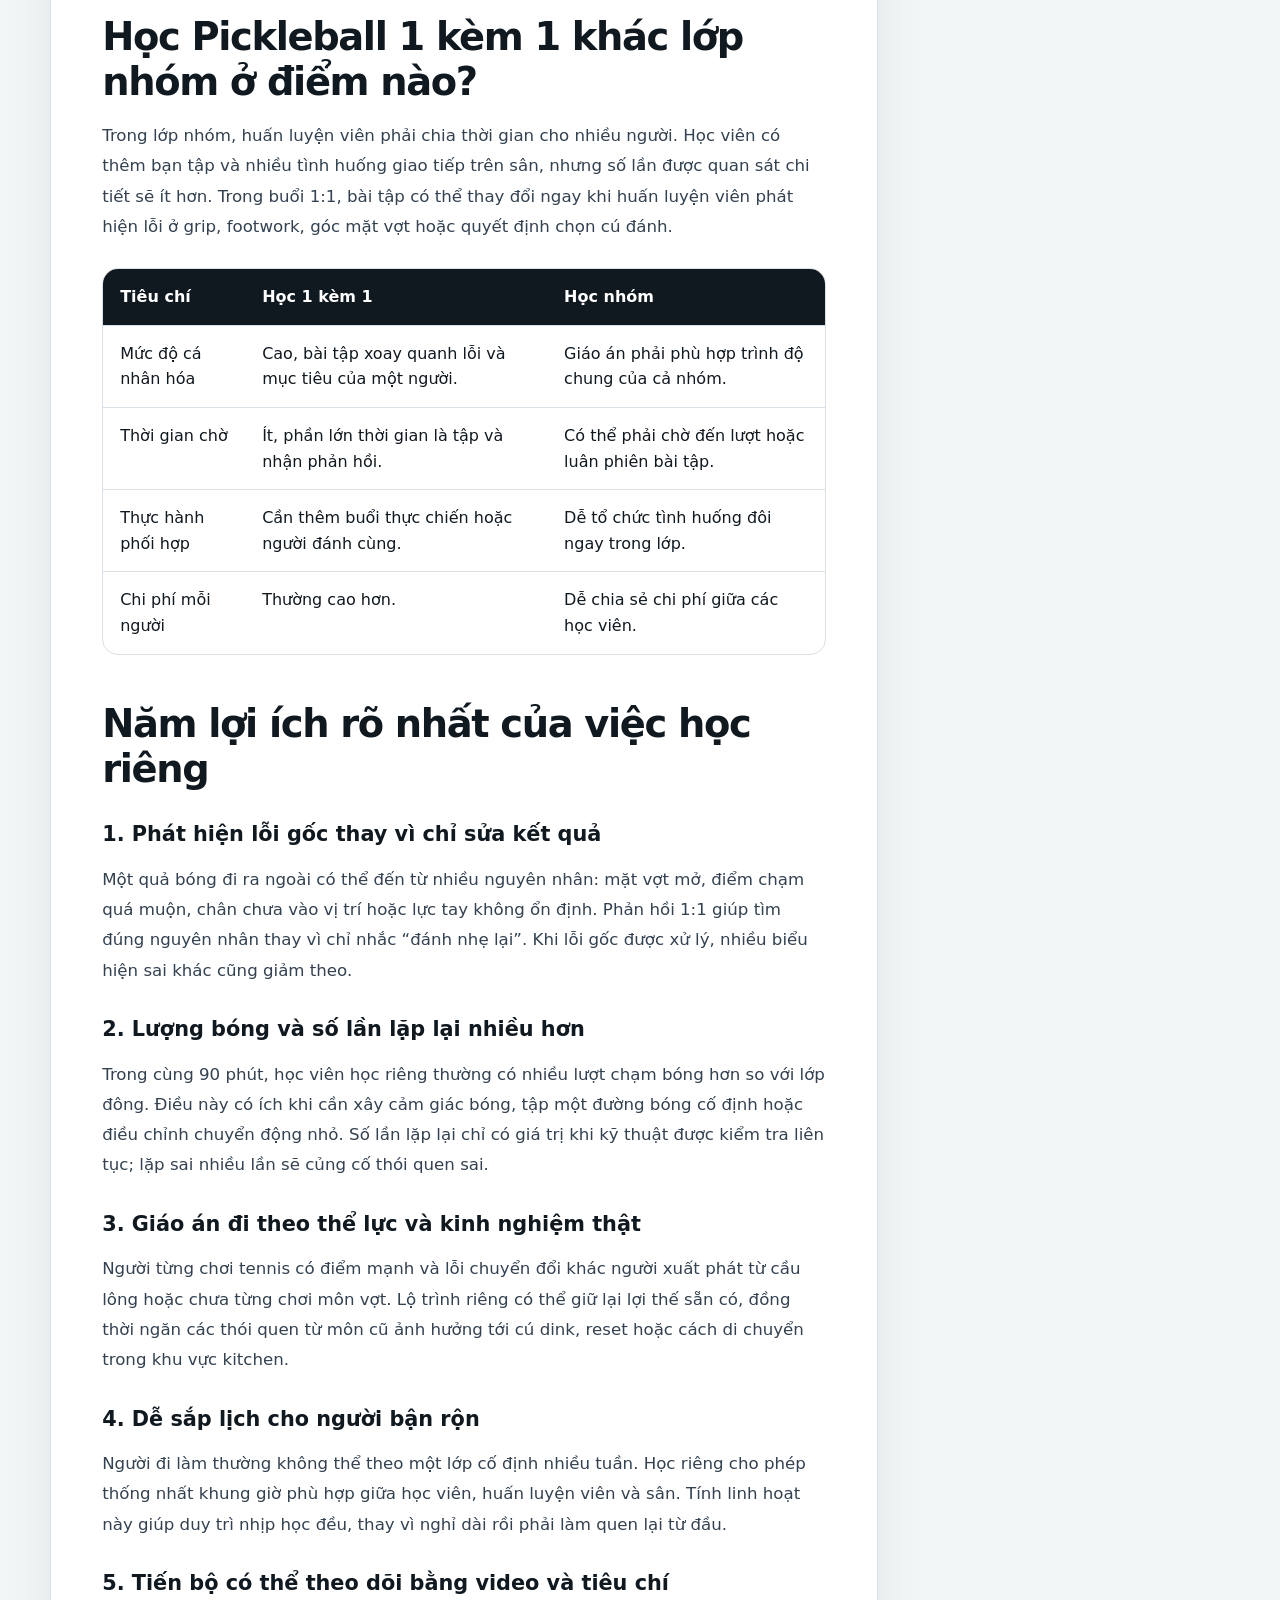
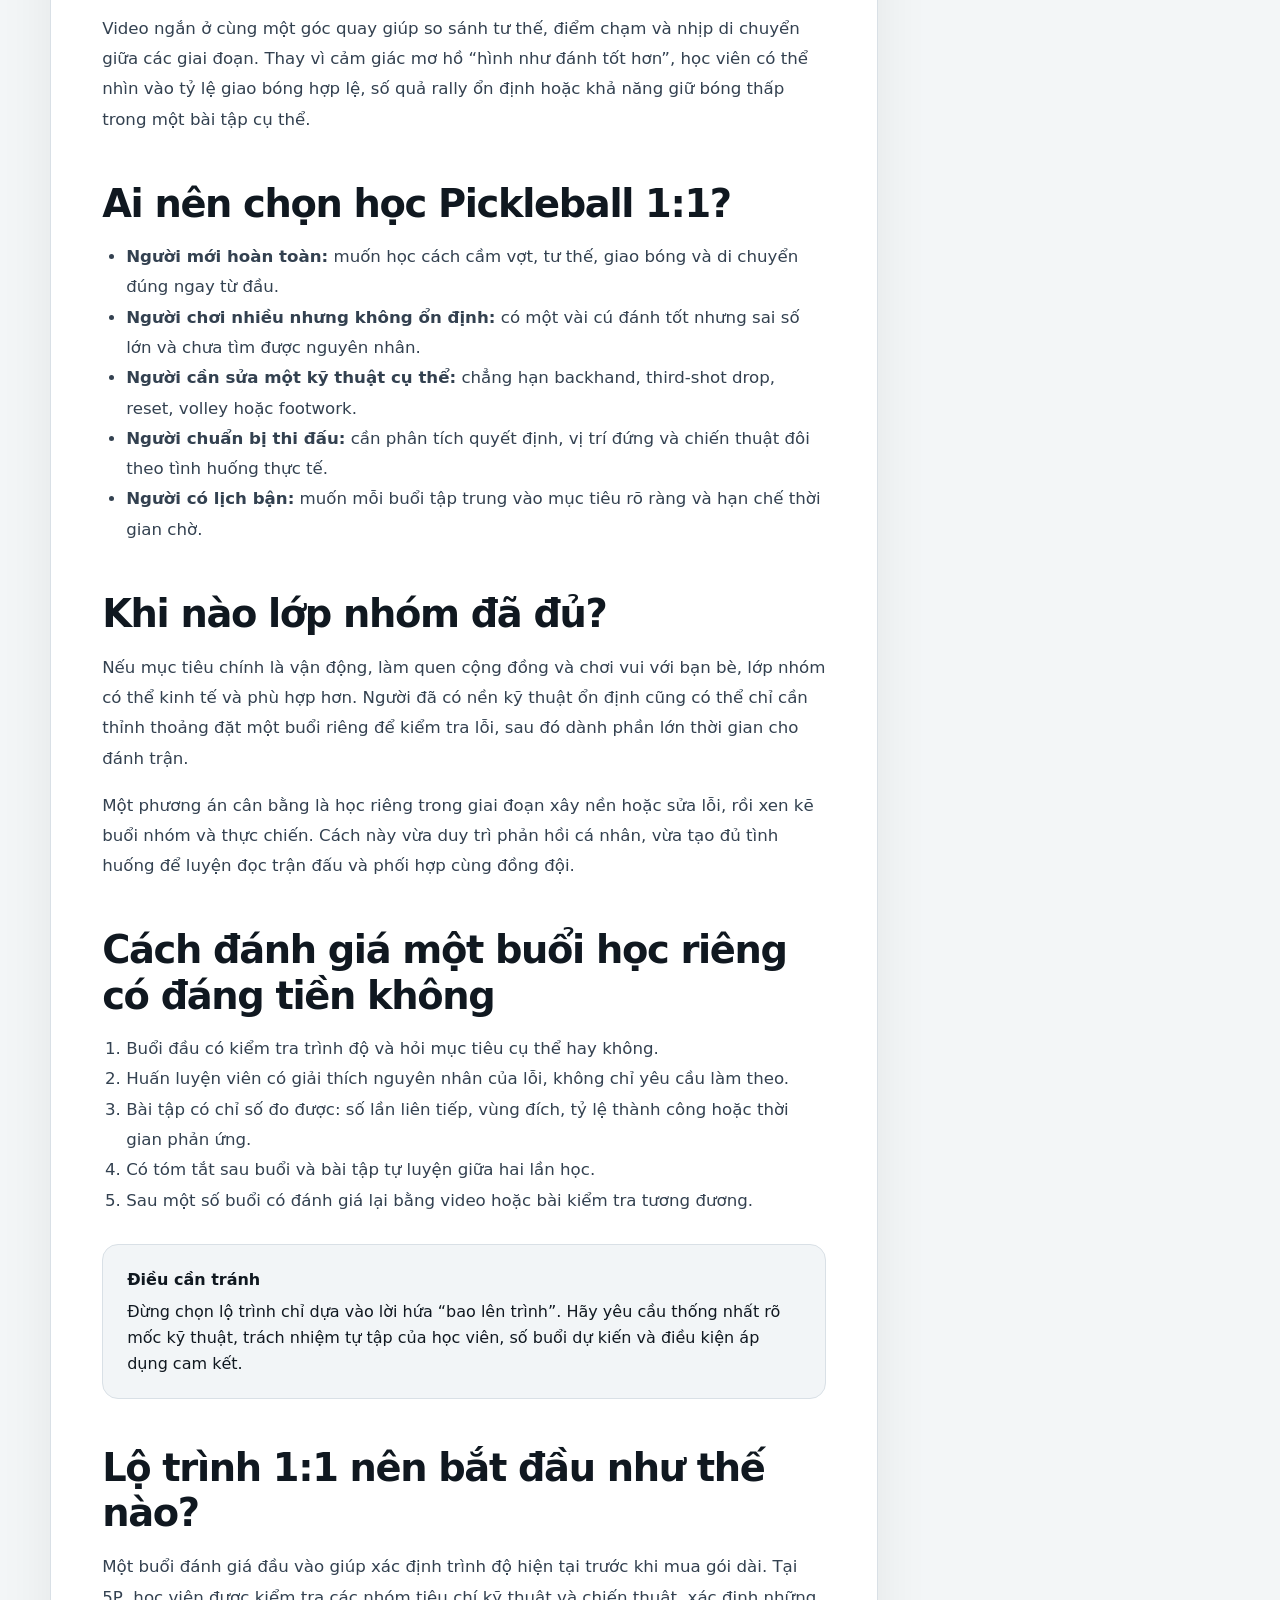
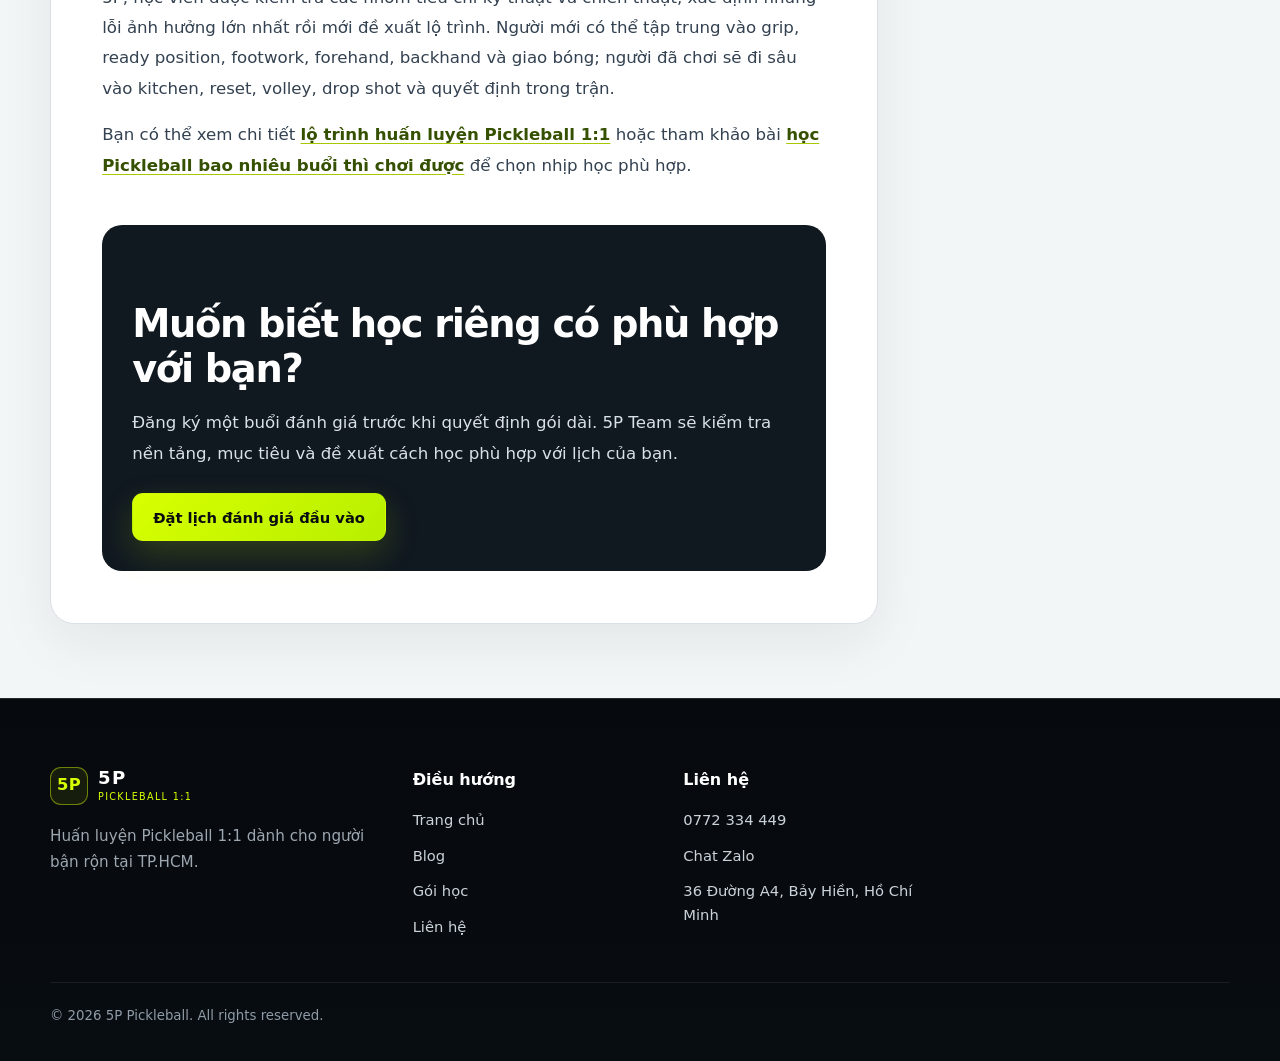
<file: blog/hoc-pickleball-1-kem-1-co-hieu-qua-khong.html>
<!DOCTYPE html>

<html lang="vi">
<head>
<meta charset="utf-8"/>
<meta content="width=device-width, initial-scale=1" name="viewport"/>
<title>Học Pickleball 1 Kèm 1 Có Hiệu Quả Không?</title>
<meta content="Học Pickleball 1 kèm 1 có hiệu quả không? Xem ưu điểm, hạn chế, đối tượng phù hợp và cách chọn lộ trình học riêng tại TP.HCM." name="description"/>
<meta content="index, follow, max-image-preview:large" name="robots"/>
<meta content="#090d12" name="theme-color"/>
<meta content="article" property="og:type"/>
<meta content="vi_VN" property="og:locale"/>
<meta content="https://daykempickleball.com/blog/hoc-pickleball-1-kem-1-co-hieu-qua-khong.html" property="og:url"/>
<meta content="5P Pickleball 1:1" property="og:site_name"/>
<meta content="Học Pickleball 1 Kèm 1 Có Hiệu Quả Không?" property="og:title"/>
<meta content="Phân tích thực tế để biết khi nào học riêng giúp bạn tiến bộ nhanh và khi nào lớp nhóm đã đủ." property="og:description"/>
<meta content="https://daykempickleball.com/assets/training.jpg" property="og:image"/>
<meta content="Học viên thực hành Pickleball trong buổi tập riêng" property="og:image:alt"/>
<meta content="2026-07-28" property="article:published_time"/>
<meta content="2026-08-03" property="article:modified_time"/>
<meta content="summary_large_image" name="twitter:card"/>
<meta content="Học Pickleball 1 Kèm 1 Có Hiệu Quả Không?" name="twitter:title"/>
<meta content="Ưu điểm, hạn chế và cách chọn lộ trình học Pickleball 1:1 phù hợp." name="twitter:description"/>
<meta content="https://daykempickleball.com/assets/training.jpg" name="twitter:image"/>
<link href="https://daykempickleball.com/blog/hoc-pickleball-1-kem-1-co-hieu-qua-khong.html" rel="canonical"/>
<link href="/favicon-192x192.png" rel="icon" sizes="192x192" type="image/png"/>
<link href="/assets/apple-touch-icon.png" rel="apple-touch-icon" sizes="180x180"/>
<link href="../style.css?v=20260728-blog" rel="stylesheet"/>
<link href="../blog.css?v=20260728" rel="stylesheet"/>
<script type="application/ld+json">
{
  "@context": "https://schema.org",
  "@graph": [
    {
      "@type": "BlogPosting",
      "@id": "https://daykempickleball.com/blog/hoc-pickleball-1-kem-1-co-hieu-qua-khong.html#article",
      "headline": "Học Pickleball 1 Kèm 1 Có Hiệu Quả Không?",
      "description": "Phân tích ưu điểm, hạn chế, đối tượng phù hợp và cách chọn lộ trình học Pickleball 1 kèm 1.",
      "image": "https://daykempickleball.com/assets/training.jpg",
      "datePublished": "2026-07-28",
      "dateModified": "2026-08-03",
      "inLanguage": "vi-VN",
      "mainEntityOfPage": "https://daykempickleball.com/blog/hoc-pickleball-1-kem-1-co-hieu-qua-khong.html",
      "author": {
        "@type": "Organization",
        "name": "5P Pickleball 1:1",
        "url": "https://daykempickleball.com/"
      },
      "publisher": {
        "@type": "Organization",
        "name": "5P Pickleball 1:1",
        "url": "https://daykempickleball.com/",
        "logo": {
          "@type": "ImageObject",
          "url": "https://daykempickleball.com/assets/apple-touch-icon.png"
        }
      }
    },
    {
      "@type": "BreadcrumbList",
      "itemListElement": [
        {
          "@type": "ListItem",
          "position": 1,
          "name": "Trang chủ",
          "item": "https://daykempickleball.com/"
        },
        {
          "@type": "ListItem",
          "position": 2,
          "name": "Blog",
          "item": "https://daykempickleball.com/blog/"
        },
        {
          "@type": "ListItem",
          "position": 3,
          "name": "Học Pickleball 1 kèm 1 có hiệu quả không?"
        }
      ]
    }
  ]
}
  </script>
</head>
<body class="blog-page">
<a class="skip-link" href="#main">Đi đến nội dung chính</a>
<header class="site-header" id="top">
<div class="container nav-wrap">
<a aria-label="5P Pickleball - Trang chủ" class="brand" href="../">
<span aria-hidden="true" class="brand-mark"><span class="mark-text">5P</span></span>
<span><strong>5P</strong><small>PICKLEBALL 1:1</small></span>
</a>
<button aria-controls="main-nav" aria-expanded="false" aria-label="Mở menu" class="menu-btn" type="button"><span></span><span></span><span></span></button>
<nav aria-label="Điều hướng chính" class="main-nav" id="main-nav">
<a href="../#lo-trinh">Lộ trình</a>
<a href="../#hlv">Huấn luyện viên</a>
<a href="../#goi-hoc">Gói học</a>
<a aria-current="page" href="./">Blog</a>
</nav>
<a class="btn btn-primary nav-cta" href="../#dang-ky">Đặt lịch học thử</a>
</div>
</header>
<main id="main">
<section class="blog-hero">
<div class="container">
<nav aria-label="Breadcrumb" class="breadcrumbs">
<a href="../">Trang chủ</a><span>›</span><a href="./">Blog</a><span>›</span><span>Học Pickleball 1 kèm 1</span>
</nav>
<h1>Học Pickleball 1 Kèm 1 Có Hiệu Quả Không?</h1>
<p class="lead">Học riêng có thể rút ngắn thời gian sửa lỗi rõ rệt, nhưng chỉ hiệu quả khi buổi tập có mục tiêu, phản hồi cụ thể và cách đo tiến bộ.</p>
<div class="article-meta"><span>Ngày đăng: 28/07/2026</span><span>Thời gian đọc: khoảng 8 phút</span><span>Chủ đề: học Pickleball 1:1</span></div>
</div>
</section>
<div class="container article-layout">
<article class="article-content">
<div class="answer-box">
<strong>Trả lời ngắn:</strong>
          Học Pickleball 1 kèm 1 thường hiệu quả với người mới cần xây nền đúng, người đã chơi nhưng lặp lại một lỗi khó sửa, hoặc người có lịch bận. Điểm khác biệt không nằm ở việc “học riêng” đơn thuần mà ở chỗ toàn bộ thời gian của huấn luyện viên được dùng để quan sát và chỉnh cho một học viên.
        </div>
<img alt="Học viên thực hành cú đánh Pickleball trong buổi huấn luyện riêng" class="article-cover" height="560" src="../assets/training.webp" width="900"/>
<p>Pickleball dễ bắt đầu nhưng không đồng nghĩa mọi thói quen hình thành lúc đầu đều đúng. Nhiều người có thể đưa bóng qua lưới sau vài buổi, sau đó lại mắc kẹt ở các lỗi như cầm vợt quá chặt, đứng sai vị trí, điểm chạm bóng không ổn định hoặc chỉ biết đánh mạnh. Khi các lỗi này lặp lại đủ lâu, việc sửa thường tốn nhiều thời gian hơn học đúng ngay từ đầu.</p>
<p>Đó là lý do hình thức học Pickleball 1 kèm 1 phù hợp với nhóm muốn nhận phản hồi liên tục. Tuy nhiên, người học vẫn cần hiểu rõ mục tiêu và giới hạn của hình thức này để tránh kỳ vọng rằng chỉ cần thuê huấn luyện viên là tự động lên trình.</p>
<h2>Học Pickleball 1 kèm 1 khác lớp nhóm ở điểm nào?</h2>
<p>Trong lớp nhóm, huấn luyện viên phải chia thời gian cho nhiều người. Học viên có thêm bạn tập và nhiều tình huống giao tiếp trên sân, nhưng số lần được quan sát chi tiết sẽ ít hơn. Trong buổi 1:1, bài tập có thể thay đổi ngay khi huấn luyện viên phát hiện lỗi ở grip, footwork, góc mặt vợt hoặc quyết định chọn cú đánh.</p>
<div class="table-wrap">
<table>
<thead><tr><th>Tiêu chí</th><th>Học 1 kèm 1</th><th>Học nhóm</th></tr></thead>
<tbody>
<tr><td>Mức độ cá nhân hóa</td><td>Cao, bài tập xoay quanh lỗi và mục tiêu của một người.</td><td>Giáo án phải phù hợp trình độ chung của cả nhóm.</td></tr>
<tr><td>Thời gian chờ</td><td>Ít, phần lớn thời gian là tập và nhận phản hồi.</td><td>Có thể phải chờ đến lượt hoặc luân phiên bài tập.</td></tr>
<tr><td>Thực hành phối hợp</td><td>Cần thêm buổi thực chiến hoặc người đánh cùng.</td><td>Dễ tổ chức tình huống đôi ngay trong lớp.</td></tr>
<tr><td>Chi phí mỗi người</td><td>Thường cao hơn.</td><td>Dễ chia sẻ chi phí giữa các học viên.</td></tr>
</tbody>
</table>
</div>
<h2>Năm lợi ích rõ nhất của việc học riêng</h2>
<h3>1. Phát hiện lỗi gốc thay vì chỉ sửa kết quả</h3>
<p>Một quả bóng đi ra ngoài có thể đến từ nhiều nguyên nhân: mặt vợt mở, điểm chạm quá muộn, chân chưa vào vị trí hoặc lực tay không ổn định. Phản hồi 1:1 giúp tìm đúng nguyên nhân thay vì chỉ nhắc “đánh nhẹ lại”. Khi lỗi gốc được xử lý, nhiều biểu hiện sai khác cũng giảm theo.</p>
<h3>2. Lượng bóng và số lần lặp lại nhiều hơn</h3>
<p>Trong cùng 90 phút, học viên học riêng thường có nhiều lượt chạm bóng hơn so với lớp đông. Điều này có ích khi cần xây cảm giác bóng, tập một đường bóng cố định hoặc điều chỉnh chuyển động nhỏ. Số lần lặp lại chỉ có giá trị khi kỹ thuật được kiểm tra liên tục; lặp sai nhiều lần sẽ củng cố thói quen sai.</p>
<h3>3. Giáo án đi theo thể lực và kinh nghiệm thật</h3>
<p>Người từng chơi tennis có điểm mạnh và lỗi chuyển đổi khác người xuất phát từ cầu lông hoặc chưa từng chơi môn vợt. Lộ trình riêng có thể giữ lại lợi thế sẵn có, đồng thời ngăn các thói quen từ môn cũ ảnh hưởng tới cú dink, reset hoặc cách di chuyển trong khu vực kitchen.</p>
<h3>4. Dễ sắp lịch cho người bận rộn</h3>
<p>Người đi làm thường không thể theo một lớp cố định nhiều tuần. Học riêng cho phép thống nhất khung giờ phù hợp giữa học viên, huấn luyện viên và sân. Tính linh hoạt này giúp duy trì nhịp học đều, thay vì nghỉ dài rồi phải làm quen lại từ đầu.</p>
<h3>5. Tiến bộ có thể theo dõi bằng video và tiêu chí</h3>
<p>Video ngắn ở cùng một góc quay giúp so sánh tư thế, điểm chạm và nhịp di chuyển giữa các giai đoạn. Thay vì cảm giác mơ hồ “hình như đánh tốt hơn”, học viên có thể nhìn vào tỷ lệ giao bóng hợp lệ, số quả rally ổn định hoặc khả năng giữ bóng thấp trong một bài tập cụ thể.</p>
<h2>Ai nên chọn học Pickleball 1:1?</h2>
<ul>
<li><strong>Người mới hoàn toàn:</strong> muốn học cách cầm vợt, tư thế, giao bóng và di chuyển đúng ngay từ đầu.</li>
<li><strong>Người chơi nhiều nhưng không ổn định:</strong> có một vài cú đánh tốt nhưng sai số lớn và chưa tìm được nguyên nhân.</li>
<li><strong>Người cần sửa một kỹ thuật cụ thể:</strong> chẳng hạn backhand, third-shot drop, reset, volley hoặc footwork.</li>
<li><strong>Người chuẩn bị thi đấu:</strong> cần phân tích quyết định, vị trí đứng và chiến thuật đôi theo tình huống thực tế.</li>
<li><strong>Người có lịch bận:</strong> muốn mỗi buổi tập trung vào mục tiêu rõ ràng và hạn chế thời gian chờ.</li>
</ul>
<h2>Khi nào lớp nhóm đã đủ?</h2>
<p>Nếu mục tiêu chính là vận động, làm quen cộng đồng và chơi vui với bạn bè, lớp nhóm có thể kinh tế và phù hợp hơn. Người đã có nền kỹ thuật ổn định cũng có thể chỉ cần thỉnh thoảng đặt một buổi riêng để kiểm tra lỗi, sau đó dành phần lớn thời gian cho đánh trận.</p>
<p>Một phương án cân bằng là học riêng trong giai đoạn xây nền hoặc sửa lỗi, rồi xen kẽ buổi nhóm và thực chiến. Cách này vừa duy trì phản hồi cá nhân, vừa tạo đủ tình huống để luyện đọc trận đấu và phối hợp cùng đồng đội.</p>
<h2>Cách đánh giá một buổi học riêng có đáng tiền không</h2>
<ol>
<li>Buổi đầu có kiểm tra trình độ và hỏi mục tiêu cụ thể hay không.</li>
<li>Huấn luyện viên có giải thích nguyên nhân của lỗi, không chỉ yêu cầu làm theo.</li>
<li>Bài tập có chỉ số đo được: số lần liên tiếp, vùng đích, tỷ lệ thành công hoặc thời gian phản ứng.</li>
<li>Có tóm tắt sau buổi và bài tập tự luyện giữa hai lần học.</li>
<li>Sau một số buổi có đánh giá lại bằng video hoặc bài kiểm tra tương đương.</li>
</ol>
<div class="note-box">
<strong>Điều cần tránh</strong>
          Đừng chọn lộ trình chỉ dựa vào lời hứa “bao lên trình”. Hãy yêu cầu thống nhất rõ mốc kỹ thuật, trách nhiệm tự tập của học viên, số buổi dự kiến và điều kiện áp dụng cam kết.
        </div>
<h2>Lộ trình 1:1 nên bắt đầu như thế nào?</h2>
<p>Một buổi đánh giá đầu vào giúp xác định trình độ hiện tại trước khi mua gói dài. Tại 5P, học viên được kiểm tra các nhóm tiêu chí kỹ thuật và chiến thuật, xác định những lỗi ảnh hưởng lớn nhất rồi mới đề xuất lộ trình. Người mới có thể tập trung vào grip, ready position, footwork, forehand, backhand và giao bóng; người đã chơi sẽ đi sâu vào kitchen, reset, volley, drop shot và quyết định trong trận.</p>
<p>Bạn có thể xem chi tiết <a href="../#lo-trinh">lộ trình huấn luyện Pickleball 1:1</a> hoặc tham khảo bài <a href="hoc-pickleball-bao-nhieu-buoi-thi-choi-duoc.html">học Pickleball bao nhiêu buổi thì chơi được</a> để chọn nhịp học phù hợp.</p>
<div class="article-cta">
<h2>Muốn biết học riêng có phù hợp với bạn?</h2>
<p>Đăng ký một buổi đánh giá trước khi quyết định gói dài. 5P Team sẽ kiểm tra nền tảng, mục tiêu và đề xuất cách học phù hợp với lịch của bạn.</p>
<a class="btn btn-primary" href="../#dang-ky">Đặt lịch đánh giá đầu vào</a>
</div>
</article>
<aside aria-label="Nội dung liên quan" class="article-sidebar">
<div class="sidebar-card">
<h2>Bài viết liên quan</h2>
<ul>
<li><a href="hoc-phi-pickleball-1-kem-1-tphcm.html">Học phí Pickleball 1 kèm 1 tại TP.HCM</a></li>
<li><a href="hoc-pickleball-bao-nhieu-buoi-thi-choi-duoc.html">Học Pickleball bao nhiêu buổi thì chơi được?</a></li>
<li><a href="cach-chon-huan-luyen-vien-pickleball-1-kem-1-tphcm.html">Cách chọn huấn luyện viên Pickleball</a></li><li><a href="nguoi-moi-hoc-pickleball-can-chuan-bi-gi.html">Buổi đầu học Pickleball cần chuẩn bị gì?</a></li><li><a href="./">Xem toàn bộ blog</a></li>
</ul>
</div>
<div class="sidebar-card">
<h2>Huấn luyện 1:1 tại TP.HCM</h2>
<p>Học đúng lỗi, đúng mục tiêu và lịch cá nhân.</p>
<a class="btn btn-primary full" href="../#dang-ky">Đăng ký tư vấn</a>
</div>
</aside>
</div>
</main>
<footer class="site-footer">
<div class="container footer-grid">
<div class="footer-brand-block"><div class="brand footer-brand"><span class="brand-mark"><span class="mark-text">5P</span></span><span><strong>5P</strong><small>PICKLEBALL 1:1</small></span></div><p>Huấn luyện Pickleball 1:1 dành cho người bận rộn tại TP.HCM.</p></div>
<div><h3>Điều hướng</h3><div class="footer-links"><a href="../">Trang chủ</a><a href="./">Blog</a><a href="../#goi-hoc">Gói học</a><a href="../#dang-ky">Liên hệ</a></div></div>
<div><h3>Liên hệ</h3><ul class="footer-contact"><li><a href="tel:+84772334449">0772 334 449</a></li><li><a href="https://zalo.me/0772334449" rel="noopener noreferrer">Chat Zalo</a></li><li>36 Đường A4, Bảy Hiền, Hồ Chí Minh</li></ul></div>
<small>© <span id="year"></span> 5P Pickleball. All rights reserved.</small>
</div>
</footer>
<script src="../script.js"></script>
</body>
</html>
</file>
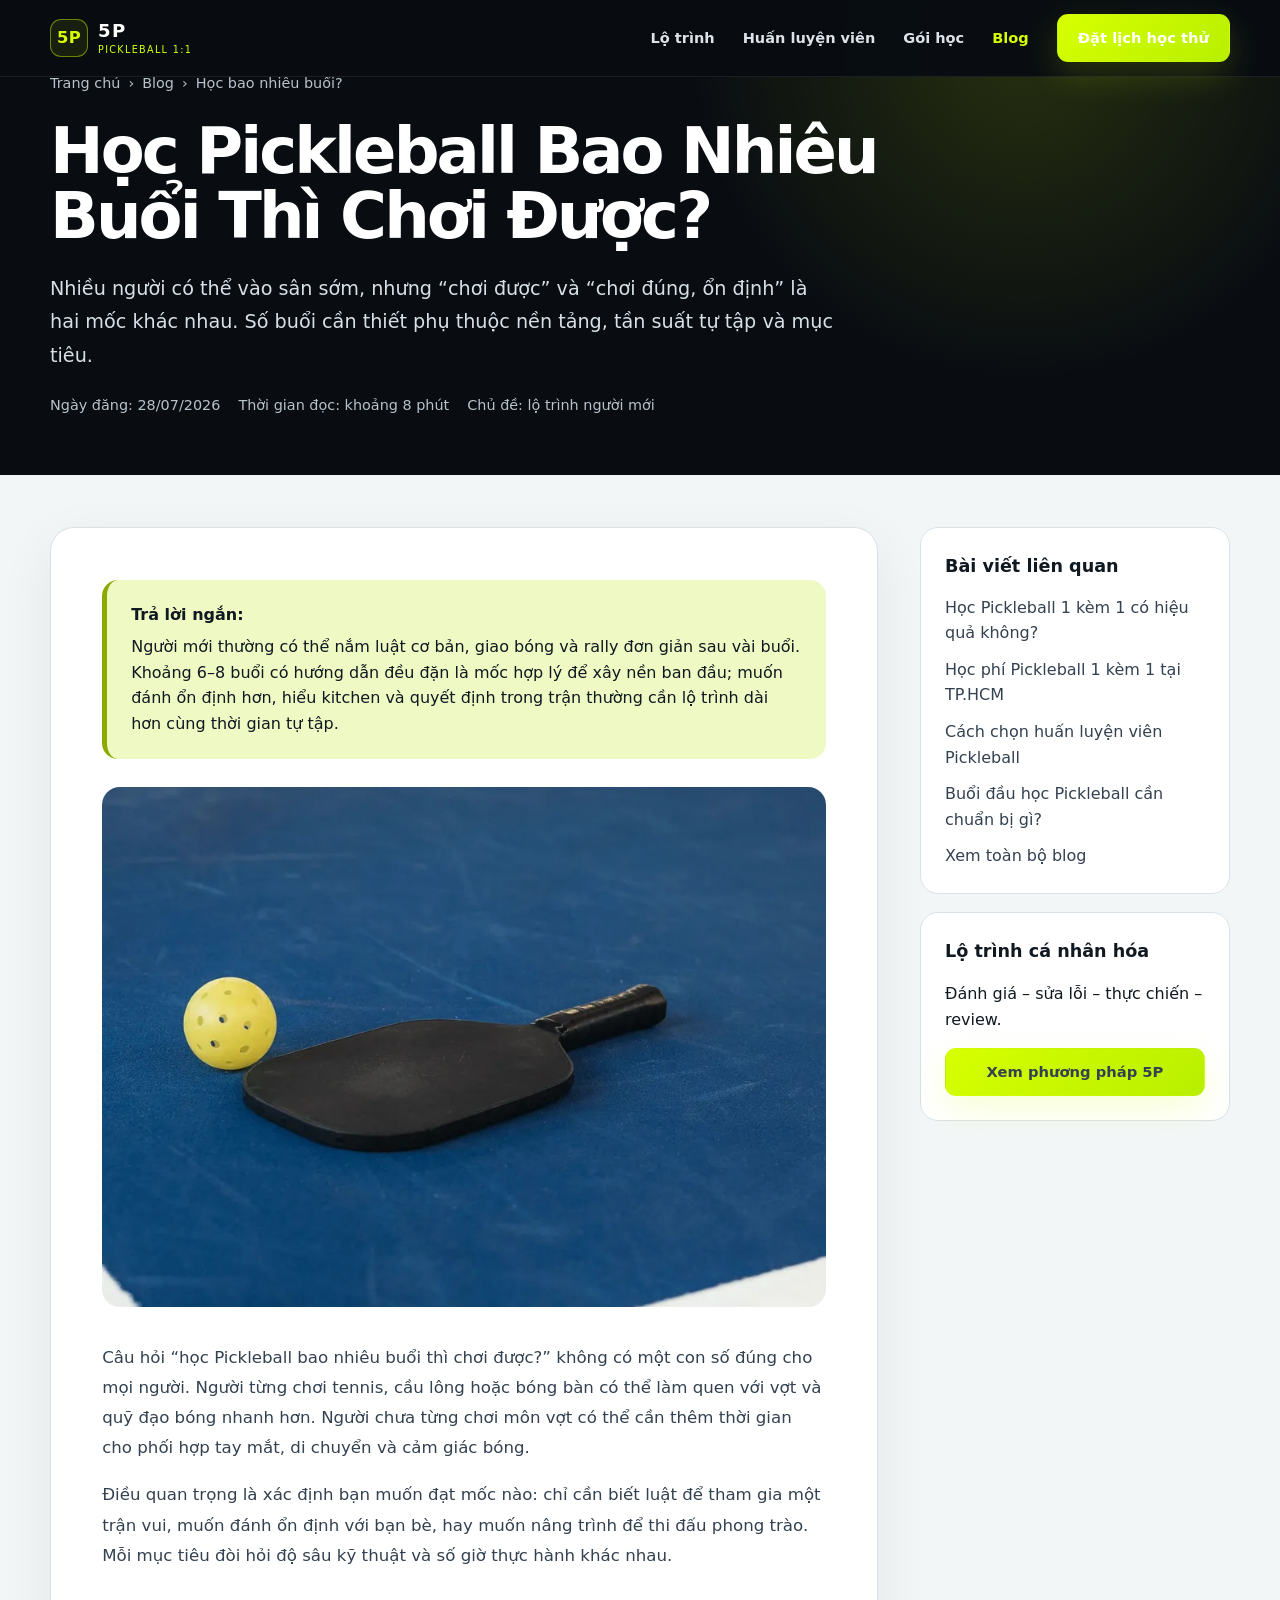
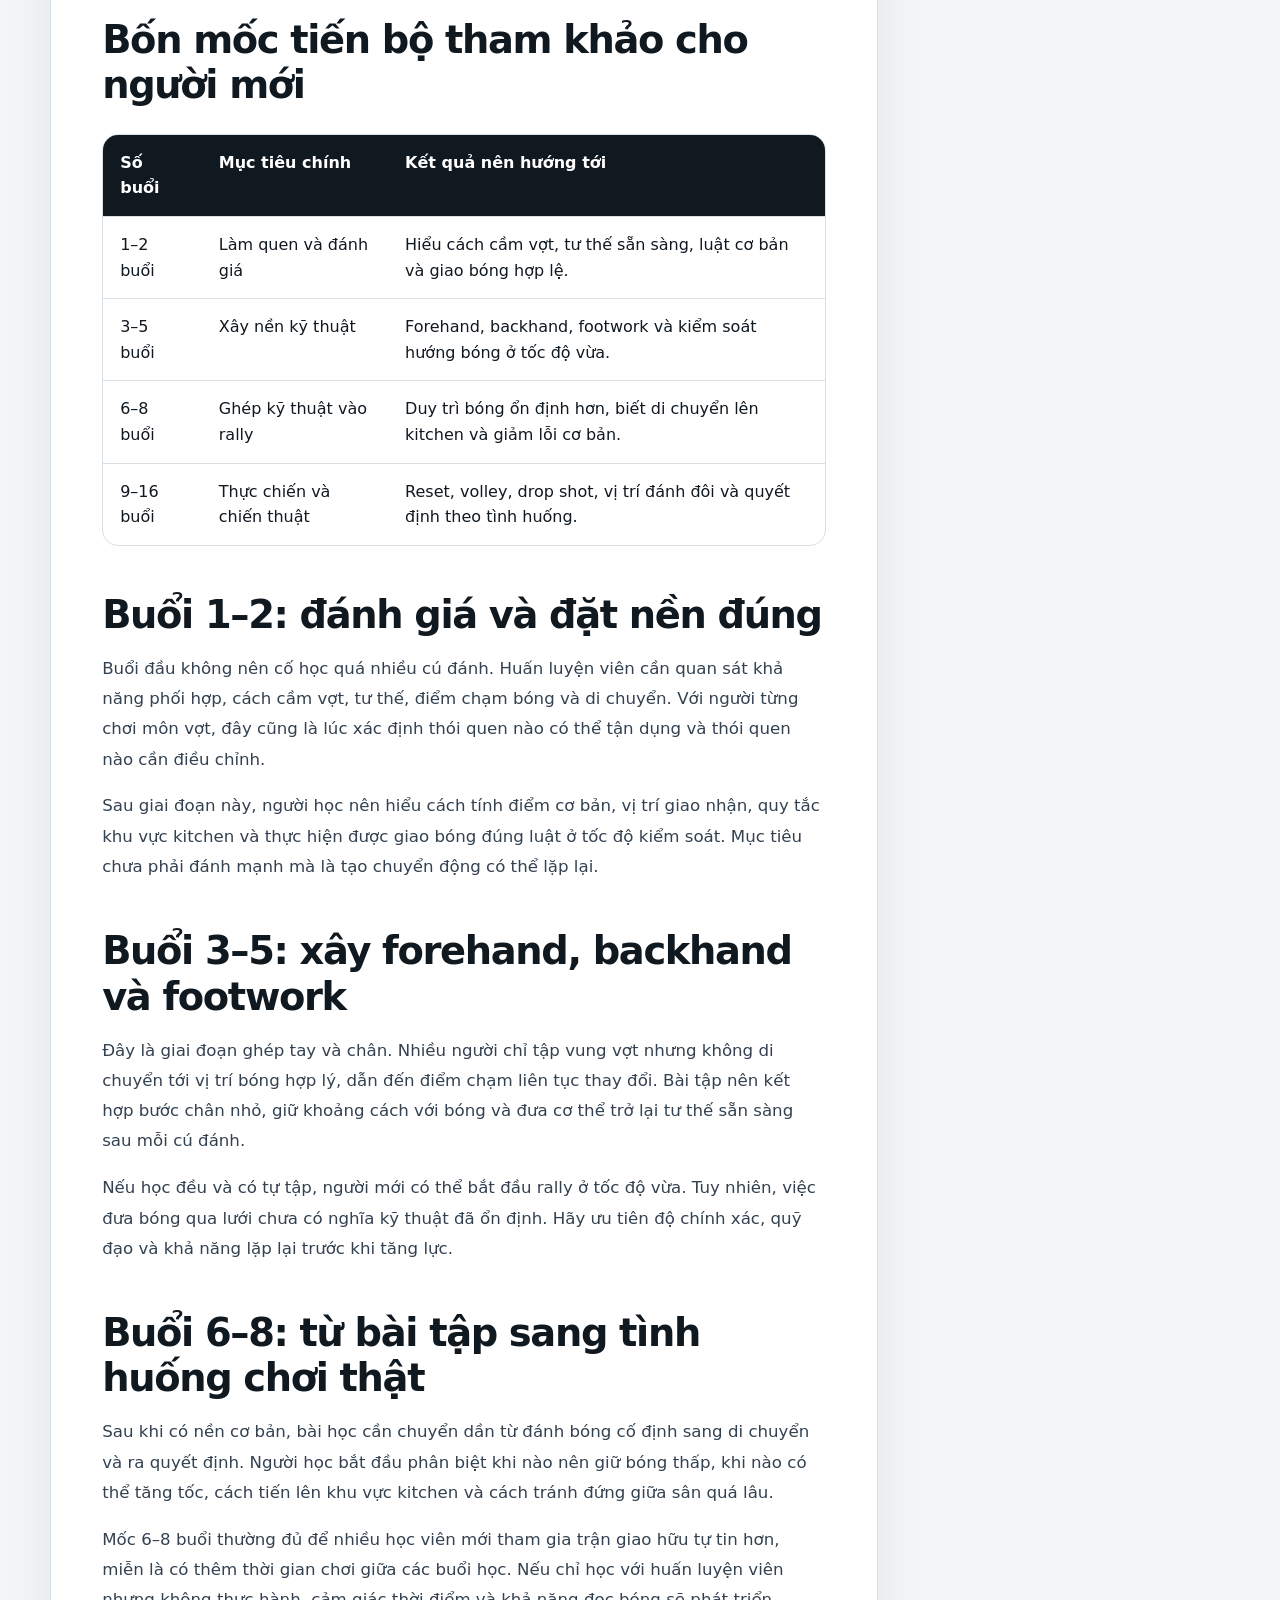
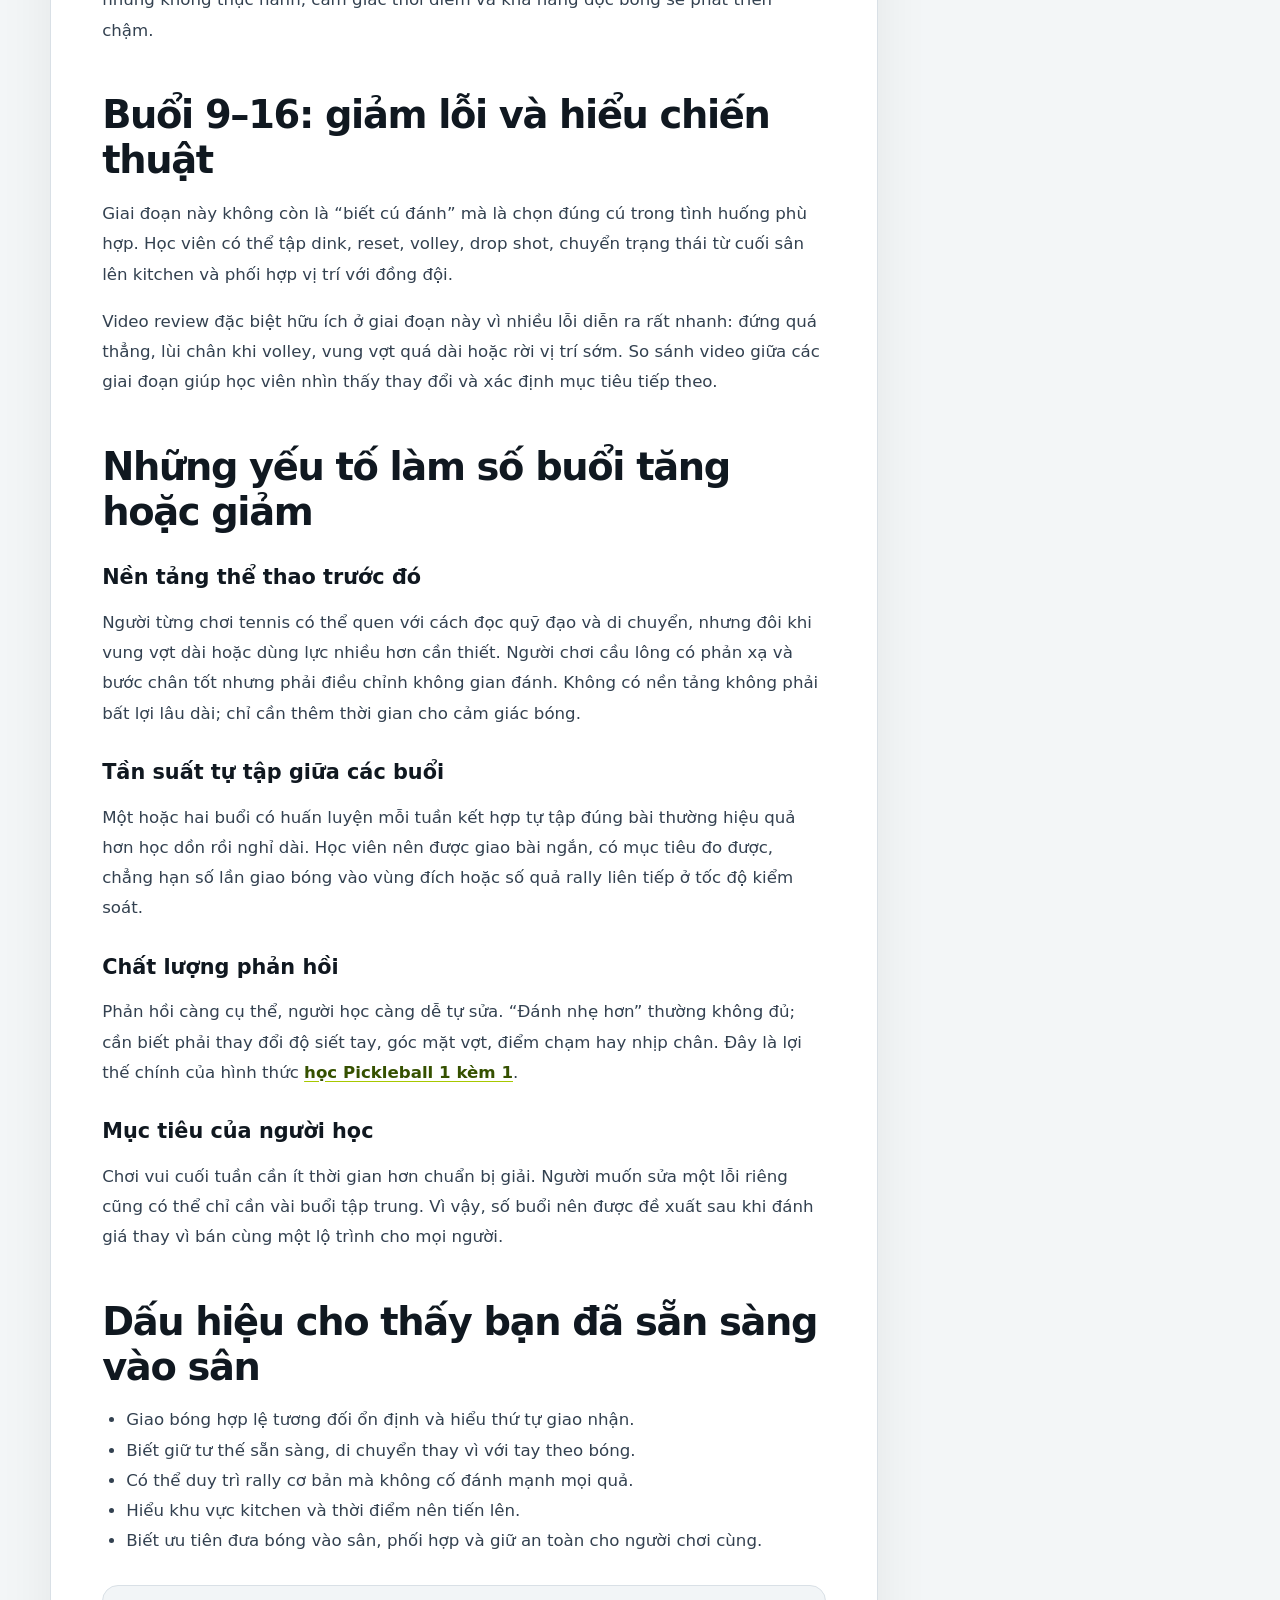
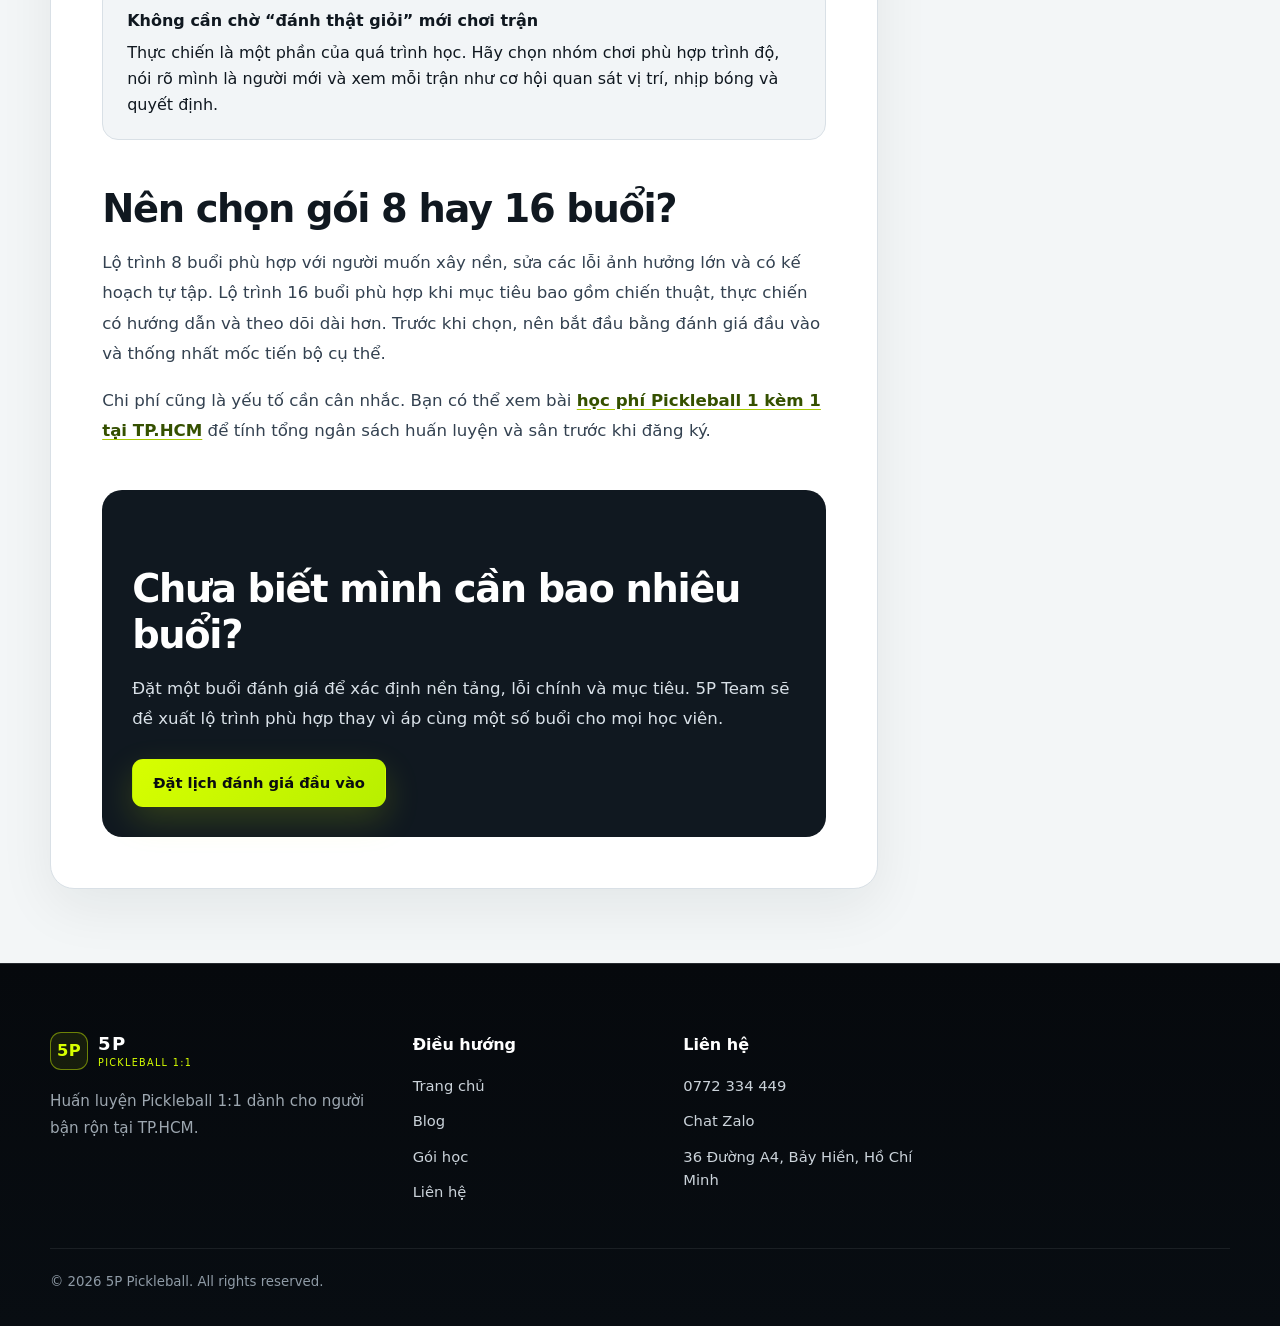
<file: blog/hoc-pickleball-bao-nhieu-buoi-thi-choi-duoc.html>
<!DOCTYPE html>

<html lang="vi">
<head>
<meta charset="utf-8"/>
<meta content="width=device-width, initial-scale=1" name="viewport"/>
<title>Học Pickleball Bao Nhiêu Buổi Thì Chơi Được?</title>
<meta content="Người mới học Pickleball bao nhiêu buổi thì chơi được? Xem lộ trình 1–2, 3–5, 6–8 và 9–16 buổi cùng các mốc tiến bộ thực tế." name="description"/>
<meta content="index, follow, max-image-preview:large" name="robots"/>
<meta content="#090d12" name="theme-color"/>
<meta content="article" property="og:type"/>
<meta content="vi_VN" property="og:locale"/>
<meta content="https://daykempickleball.com/blog/hoc-pickleball-bao-nhieu-buoi-thi-choi-duoc.html" property="og:url"/>
<meta content="5P Pickleball 1:1" property="og:site_name"/>
<meta content="Học Pickleball Bao Nhiêu Buổi Thì Chơi Được?" property="og:title"/>
<meta content="Lộ trình tham khảo giúp người mới đặt mục tiêu đúng từ buổi đầu đến khi có thể vào sân tự tin hơn." property="og:description"/>
<meta content="https://daykempickleball.com/assets/benefit-equipment.jpg" property="og:image"/>
<meta content="Vợt và bóng chuẩn bị cho lộ trình học Pickleball" property="og:image:alt"/>
<meta content="2026-07-28" property="article:published_time"/>
<meta content="2026-08-03" property="article:modified_time"/>
<meta content="summary_large_image" name="twitter:card"/>
<meta content="Học Pickleball Bao Nhiêu Buổi Thì Chơi Được?" name="twitter:title"/>
<meta content="Các mốc 1–2, 3–5, 6–8 và 9–16 buổi cho người mới học Pickleball." name="twitter:description"/>
<meta content="https://daykempickleball.com/assets/benefit-equipment.jpg" name="twitter:image"/>
<link href="https://daykempickleball.com/blog/hoc-pickleball-bao-nhieu-buoi-thi-choi-duoc.html" rel="canonical"/>
<link href="/favicon-192x192.png" rel="icon" sizes="192x192" type="image/png"/>
<link href="/assets/apple-touch-icon.png" rel="apple-touch-icon" sizes="180x180"/>
<link href="../style.css?v=20260728-blog" rel="stylesheet"/>
<link href="../blog.css?v=20260728" rel="stylesheet"/>
<script type="application/ld+json">
{
  "@context": "https://schema.org",
  "@graph": [
    {
      "@type": "BlogPosting",
      "@id": "https://daykempickleball.com/blog/hoc-pickleball-bao-nhieu-buoi-thi-choi-duoc.html#article",
      "headline": "Học Pickleball Bao Nhiêu Buổi Thì Chơi Được?",
      "description": "Lộ trình tham khảo cho người mới học Pickleball từ buổi đánh giá đến giai đoạn thực chiến.",
      "image": "https://daykempickleball.com/assets/benefit-equipment.jpg",
      "datePublished": "2026-07-28",
      "dateModified": "2026-08-03",
      "inLanguage": "vi-VN",
      "mainEntityOfPage": "https://daykempickleball.com/blog/hoc-pickleball-bao-nhieu-buoi-thi-choi-duoc.html",
      "author": {
        "@type": "Organization",
        "name": "5P Pickleball 1:1",
        "url": "https://daykempickleball.com/"
      },
      "publisher": {
        "@type": "Organization",
        "name": "5P Pickleball 1:1",
        "url": "https://daykempickleball.com/",
        "logo": {
          "@type": "ImageObject",
          "url": "https://daykempickleball.com/assets/apple-touch-icon.png"
        }
      }
    },
    {
      "@type": "BreadcrumbList",
      "itemListElement": [
        {
          "@type": "ListItem",
          "position": 1,
          "name": "Trang chủ",
          "item": "https://daykempickleball.com/"
        },
        {
          "@type": "ListItem",
          "position": 2,
          "name": "Blog",
          "item": "https://daykempickleball.com/blog/"
        },
        {
          "@type": "ListItem",
          "position": 3,
          "name": "Học Pickleball bao nhiêu buổi thì chơi được?"
        }
      ]
    }
  ]
}
  </script>
</head>
<body class="blog-page">
<a class="skip-link" href="#main">Đi đến nội dung chính</a>
<header class="site-header" id="top">
<div class="container nav-wrap">
<a aria-label="5P Pickleball - Trang chủ" class="brand" href="../"><span aria-hidden="true" class="brand-mark"><span class="mark-text">5P</span></span><span><strong>5P</strong><small>PICKLEBALL 1:1</small></span></a>
<button aria-controls="main-nav" aria-expanded="false" aria-label="Mở menu" class="menu-btn" type="button"><span></span><span></span><span></span></button>
<nav aria-label="Điều hướng chính" class="main-nav" id="main-nav"><a href="../#lo-trinh">Lộ trình</a><a href="../#hlv">Huấn luyện viên</a><a href="../#goi-hoc">Gói học</a><a aria-current="page" href="./">Blog</a></nav>
<a class="btn btn-primary nav-cta" href="../#dang-ky">Đặt lịch học thử</a>
</div>
</header>
<main id="main">
<section class="blog-hero">
<div class="container">
<nav aria-label="Breadcrumb" class="breadcrumbs"><a href="../">Trang chủ</a><span>›</span><a href="./">Blog</a><span>›</span><span>Học bao nhiêu buổi?</span></nav>
<h1>Học Pickleball Bao Nhiêu Buổi Thì Chơi Được?</h1>
<p class="lead">Nhiều người có thể vào sân sớm, nhưng “chơi được” và “chơi đúng, ổn định” là hai mốc khác nhau. Số buổi cần thiết phụ thuộc nền tảng, tần suất tự tập và mục tiêu.</p>
<div class="article-meta"><span>Ngày đăng: 28/07/2026</span><span>Thời gian đọc: khoảng 8 phút</span><span>Chủ đề: lộ trình người mới</span></div>
</div>
</section>
<div class="container article-layout">
<article class="article-content">
<div class="answer-box">
<strong>Trả lời ngắn:</strong>
          Người mới thường có thể nắm luật cơ bản, giao bóng và rally đơn giản sau vài buổi. Khoảng 6–8 buổi có hướng dẫn đều đặn là mốc hợp lý để xây nền ban đầu; muốn đánh ổn định hơn, hiểu kitchen và quyết định trong trận thường cần lộ trình dài hơn cùng thời gian tự tập.
        </div>
<img alt="Vợt và bóng chuẩn bị cho lộ trình học Pickleball của người mới" class="article-cover" height="1100" src="../assets/benefit-equipment.webp" width="900"/>
<p>Câu hỏi “học Pickleball bao nhiêu buổi thì chơi được?” không có một con số đúng cho mọi người. Người từng chơi tennis, cầu lông hoặc bóng bàn có thể làm quen với vợt và quỹ đạo bóng nhanh hơn. Người chưa từng chơi môn vợt có thể cần thêm thời gian cho phối hợp tay mắt, di chuyển và cảm giác bóng.</p>
<p>Điều quan trọng là xác định bạn muốn đạt mốc nào: chỉ cần biết luật để tham gia một trận vui, muốn đánh ổn định với bạn bè, hay muốn nâng trình để thi đấu phong trào. Mỗi mục tiêu đòi hỏi độ sâu kỹ thuật và số giờ thực hành khác nhau.</p>
<h2>Bốn mốc tiến bộ tham khảo cho người mới</h2>
<div class="table-wrap">
<table>
<thead><tr><th>Số buổi</th><th>Mục tiêu chính</th><th>Kết quả nên hướng tới</th></tr></thead>
<tbody>
<tr><td>1–2 buổi</td><td>Làm quen và đánh giá</td><td>Hiểu cách cầm vợt, tư thế sẵn sàng, luật cơ bản và giao bóng hợp lệ.</td></tr>
<tr><td>3–5 buổi</td><td>Xây nền kỹ thuật</td><td>Forehand, backhand, footwork và kiểm soát hướng bóng ở tốc độ vừa.</td></tr>
<tr><td>6–8 buổi</td><td>Ghép kỹ thuật vào rally</td><td>Duy trì bóng ổn định hơn, biết di chuyển lên kitchen và giảm lỗi cơ bản.</td></tr>
<tr><td>9–16 buổi</td><td>Thực chiến và chiến thuật</td><td>Reset, volley, drop shot, vị trí đánh đôi và quyết định theo tình huống.</td></tr>
</tbody>
</table>
</div>
<h2>Buổi 1–2: đánh giá và đặt nền đúng</h2>
<p>Buổi đầu không nên cố học quá nhiều cú đánh. Huấn luyện viên cần quan sát khả năng phối hợp, cách cầm vợt, tư thế, điểm chạm bóng và di chuyển. Với người từng chơi môn vợt, đây cũng là lúc xác định thói quen nào có thể tận dụng và thói quen nào cần điều chỉnh.</p>
<p>Sau giai đoạn này, người học nên hiểu cách tính điểm cơ bản, vị trí giao nhận, quy tắc khu vực kitchen và thực hiện được giao bóng đúng luật ở tốc độ kiểm soát. Mục tiêu chưa phải đánh mạnh mà là tạo chuyển động có thể lặp lại.</p>
<h2>Buổi 3–5: xây forehand, backhand và footwork</h2>
<p>Đây là giai đoạn ghép tay và chân. Nhiều người chỉ tập vung vợt nhưng không di chuyển tới vị trí bóng hợp lý, dẫn đến điểm chạm liên tục thay đổi. Bài tập nên kết hợp bước chân nhỏ, giữ khoảng cách với bóng và đưa cơ thể trở lại tư thế sẵn sàng sau mỗi cú đánh.</p>
<p>Nếu học đều và có tự tập, người mới có thể bắt đầu rally ở tốc độ vừa. Tuy nhiên, việc đưa bóng qua lưới chưa có nghĩa kỹ thuật đã ổn định. Hãy ưu tiên độ chính xác, quỹ đạo và khả năng lặp lại trước khi tăng lực.</p>
<h2>Buổi 6–8: từ bài tập sang tình huống chơi thật</h2>
<p>Sau khi có nền cơ bản, bài học cần chuyển dần từ đánh bóng cố định sang di chuyển và ra quyết định. Người học bắt đầu phân biệt khi nào nên giữ bóng thấp, khi nào có thể tăng tốc, cách tiến lên khu vực kitchen và cách tránh đứng giữa sân quá lâu.</p>
<p>Mốc 6–8 buổi thường đủ để nhiều học viên mới tham gia trận giao hữu tự tin hơn, miễn là có thêm thời gian chơi giữa các buổi học. Nếu chỉ học với huấn luyện viên nhưng không thực hành, cảm giác thời điểm và khả năng đọc bóng sẽ phát triển chậm.</p>
<h2>Buổi 9–16: giảm lỗi và hiểu chiến thuật</h2>
<p>Giai đoạn này không còn là “biết cú đánh” mà là chọn đúng cú trong tình huống phù hợp. Học viên có thể tập dink, reset, volley, drop shot, chuyển trạng thái từ cuối sân lên kitchen và phối hợp vị trí với đồng đội.</p>
<p>Video review đặc biệt hữu ích ở giai đoạn này vì nhiều lỗi diễn ra rất nhanh: đứng quá thẳng, lùi chân khi volley, vung vợt quá dài hoặc rời vị trí sớm. So sánh video giữa các giai đoạn giúp học viên nhìn thấy thay đổi và xác định mục tiêu tiếp theo.</p>
<h2>Những yếu tố làm số buổi tăng hoặc giảm</h2>
<h3>Nền tảng thể thao trước đó</h3>
<p>Người từng chơi tennis có thể quen với cách đọc quỹ đạo và di chuyển, nhưng đôi khi vung vợt dài hoặc dùng lực nhiều hơn cần thiết. Người chơi cầu lông có phản xạ và bước chân tốt nhưng phải điều chỉnh không gian đánh. Không có nền tảng không phải bất lợi lâu dài; chỉ cần thêm thời gian cho cảm giác bóng.</p>
<h3>Tần suất tự tập giữa các buổi</h3>
<p>Một hoặc hai buổi có huấn luyện mỗi tuần kết hợp tự tập đúng bài thường hiệu quả hơn học dồn rồi nghỉ dài. Học viên nên được giao bài ngắn, có mục tiêu đo được, chẳng hạn số lần giao bóng vào vùng đích hoặc số quả rally liên tiếp ở tốc độ kiểm soát.</p>
<h3>Chất lượng phản hồi</h3>
<p>Phản hồi càng cụ thể, người học càng dễ tự sửa. “Đánh nhẹ hơn” thường không đủ; cần biết phải thay đổi độ siết tay, góc mặt vợt, điểm chạm hay nhịp chân. Đây là lợi thế chính của hình thức <a href="hoc-pickleball-1-kem-1-co-hieu-qua-khong.html">học Pickleball 1 kèm 1</a>.</p>
<h3>Mục tiêu của người học</h3>
<p>Chơi vui cuối tuần cần ít thời gian hơn chuẩn bị giải. Người muốn sửa một lỗi riêng cũng có thể chỉ cần vài buổi tập trung. Vì vậy, số buổi nên được đề xuất sau khi đánh giá thay vì bán cùng một lộ trình cho mọi người.</p>
<h2>Dấu hiệu cho thấy bạn đã sẵn sàng vào sân</h2>
<ul>
<li>Giao bóng hợp lệ tương đối ổn định và hiểu thứ tự giao nhận.</li>
<li>Biết giữ tư thế sẵn sàng, di chuyển thay vì với tay theo bóng.</li>
<li>Có thể duy trì rally cơ bản mà không cố đánh mạnh mọi quả.</li>
<li>Hiểu khu vực kitchen và thời điểm nên tiến lên.</li>
<li>Biết ưu tiên đưa bóng vào sân, phối hợp và giữ an toàn cho người chơi cùng.</li>
</ul>
<div class="note-box">
<strong>Không cần chờ “đánh thật giỏi” mới chơi trận</strong>
          Thực chiến là một phần của quá trình học. Hãy chọn nhóm chơi phù hợp trình độ, nói rõ mình là người mới và xem mỗi trận như cơ hội quan sát vị trí, nhịp bóng và quyết định.
        </div>
<h2>Nên chọn gói 8 hay 16 buổi?</h2>
<p>Lộ trình 8 buổi phù hợp với người muốn xây nền, sửa các lỗi ảnh hưởng lớn và có kế hoạch tự tập. Lộ trình 16 buổi phù hợp khi mục tiêu bao gồm chiến thuật, thực chiến có hướng dẫn và theo dõi dài hơn. Trước khi chọn, nên bắt đầu bằng đánh giá đầu vào và thống nhất mốc tiến bộ cụ thể.</p>
<p>Chi phí cũng là yếu tố cần cân nhắc. Bạn có thể xem bài <a href="hoc-phi-pickleball-1-kem-1-tphcm.html">học phí Pickleball 1 kèm 1 tại TP.HCM</a> để tính tổng ngân sách huấn luyện và sân trước khi đăng ký.</p>
<div class="article-cta">
<h2>Chưa biết mình cần bao nhiêu buổi?</h2>
<p>Đặt một buổi đánh giá để xác định nền tảng, lỗi chính và mục tiêu. 5P Team sẽ đề xuất lộ trình phù hợp thay vì áp cùng một số buổi cho mọi học viên.</p>
<a class="btn btn-primary" href="../#dang-ky">Đặt lịch đánh giá đầu vào</a>
</div>
</article>
<aside aria-label="Nội dung liên quan" class="article-sidebar">
<div class="sidebar-card"><h2>Bài viết liên quan</h2><ul><li><a href="hoc-pickleball-1-kem-1-co-hieu-qua-khong.html">Học Pickleball 1 kèm 1 có hiệu quả không?</a></li><li><a href="hoc-phi-pickleball-1-kem-1-tphcm.html">Học phí Pickleball 1 kèm 1 tại TP.HCM</a></li><li><a href="cach-chon-huan-luyen-vien-pickleball-1-kem-1-tphcm.html">Cách chọn huấn luyện viên Pickleball</a></li><li><a href="nguoi-moi-hoc-pickleball-can-chuan-bi-gi.html">Buổi đầu học Pickleball cần chuẩn bị gì?</a></li><li><a href="./">Xem toàn bộ blog</a></li></ul></div>
<div class="sidebar-card"><h2>Lộ trình cá nhân hóa</h2><p>Đánh giá – sửa lỗi – thực chiến – review.</p><a class="btn btn-primary full" href="../#lo-trinh">Xem phương pháp 5P</a></div>
</aside>
</div>
</main>
<footer class="site-footer">
<div class="container footer-grid">
<div class="footer-brand-block"><div class="brand footer-brand"><span class="brand-mark"><span class="mark-text">5P</span></span><span><strong>5P</strong><small>PICKLEBALL 1:1</small></span></div><p>Huấn luyện Pickleball 1:1 dành cho người bận rộn tại TP.HCM.</p></div>
<div><h3>Điều hướng</h3><div class="footer-links"><a href="../">Trang chủ</a><a href="./">Blog</a><a href="../#goi-hoc">Gói học</a><a href="../#dang-ky">Liên hệ</a></div></div>
<div><h3>Liên hệ</h3><ul class="footer-contact"><li><a href="tel:+84772334449">0772 334 449</a></li><li><a href="https://zalo.me/0772334449" rel="noopener noreferrer">Chat Zalo</a></li><li>36 Đường A4, Bảy Hiền, Hồ Chí Minh</li></ul></div>
<small>© <span id="year"></span> 5P Pickleball. All rights reserved.</small>
</div>
</footer>
<script src="../script.js"></script>
</body>
</html>
</file>
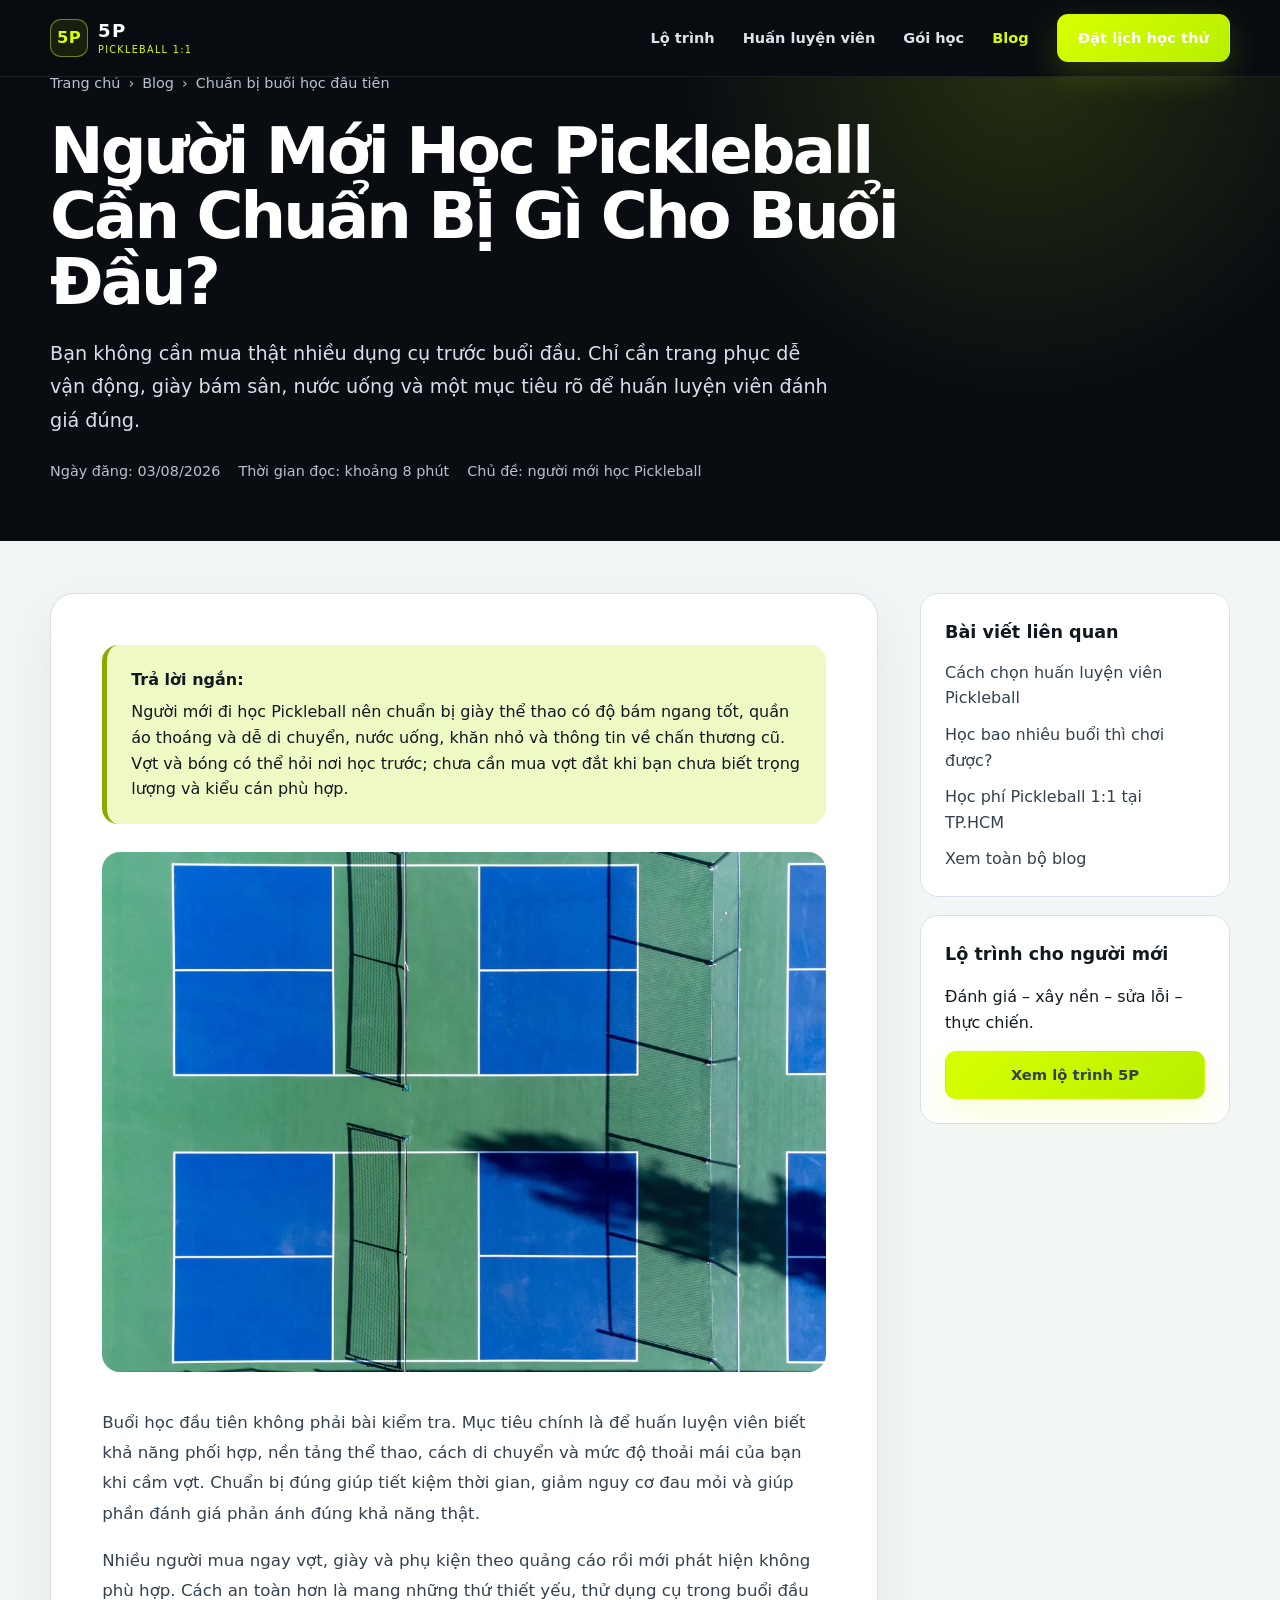
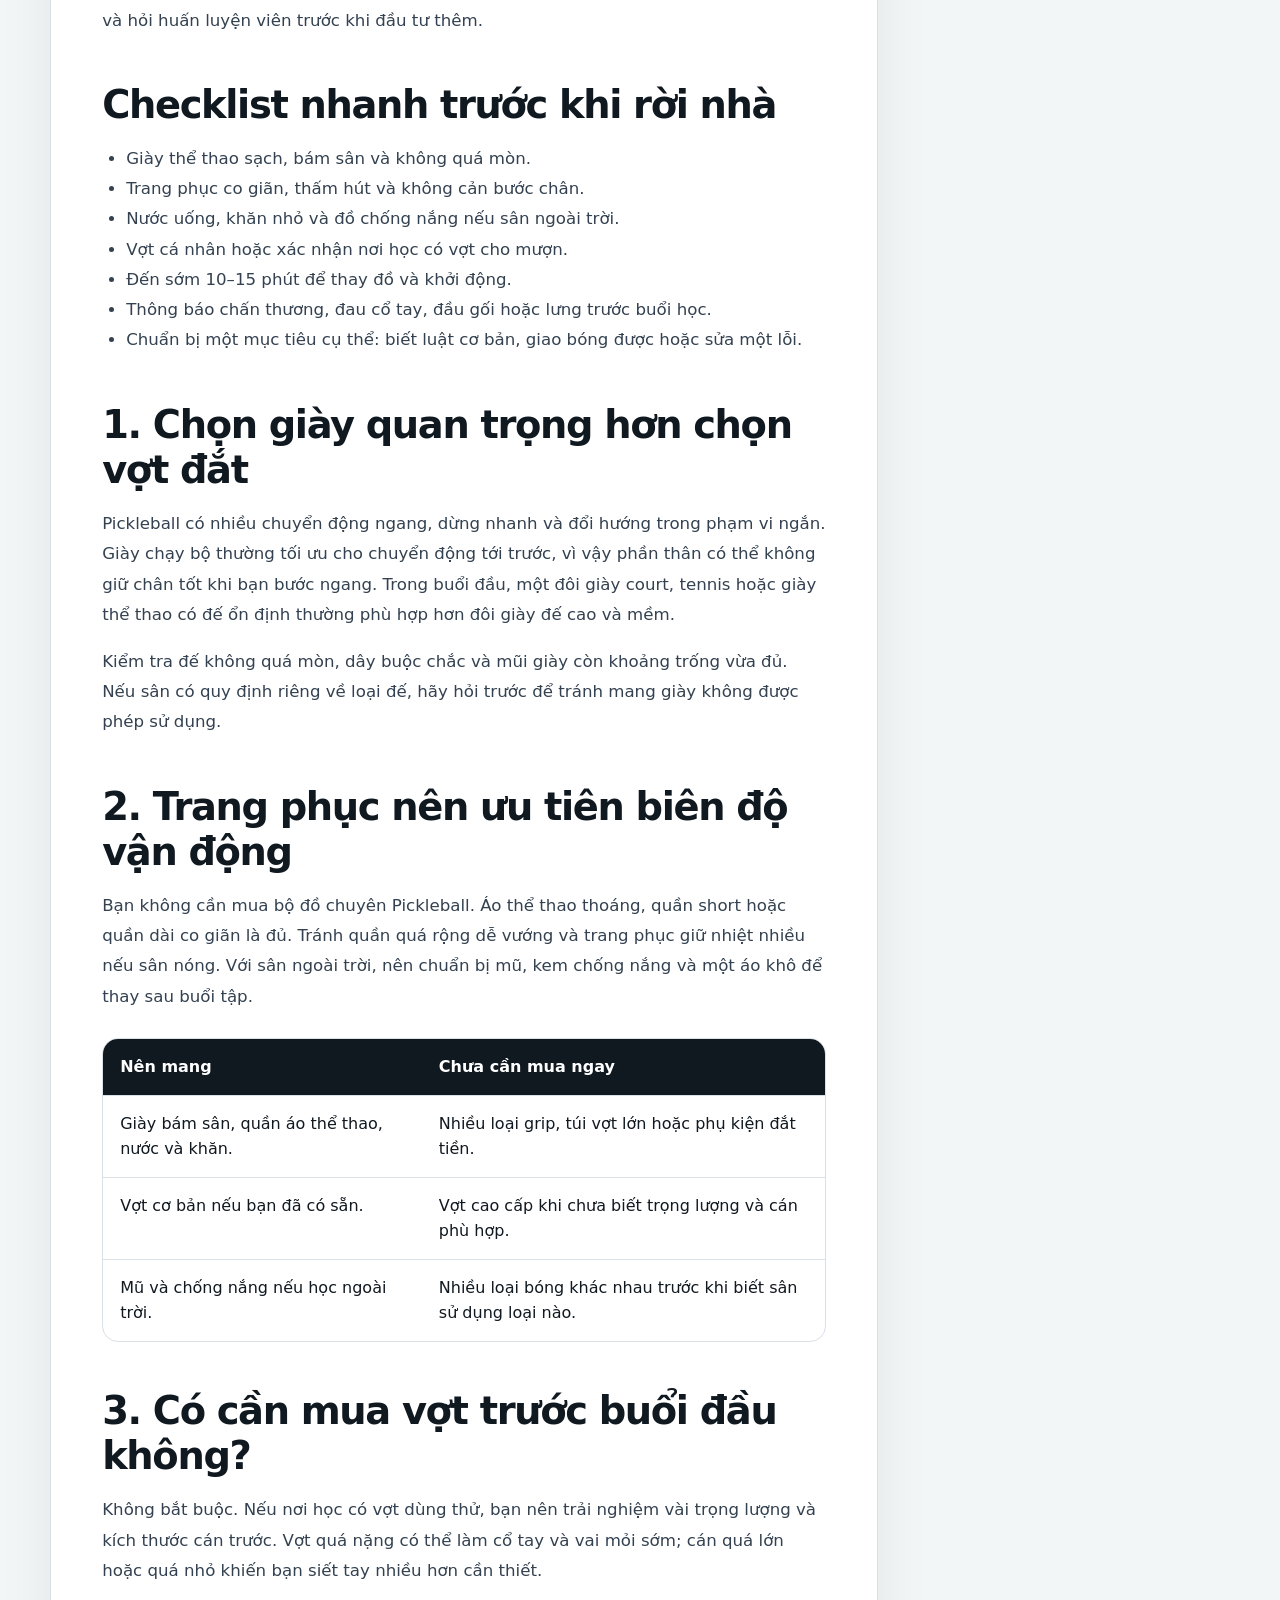
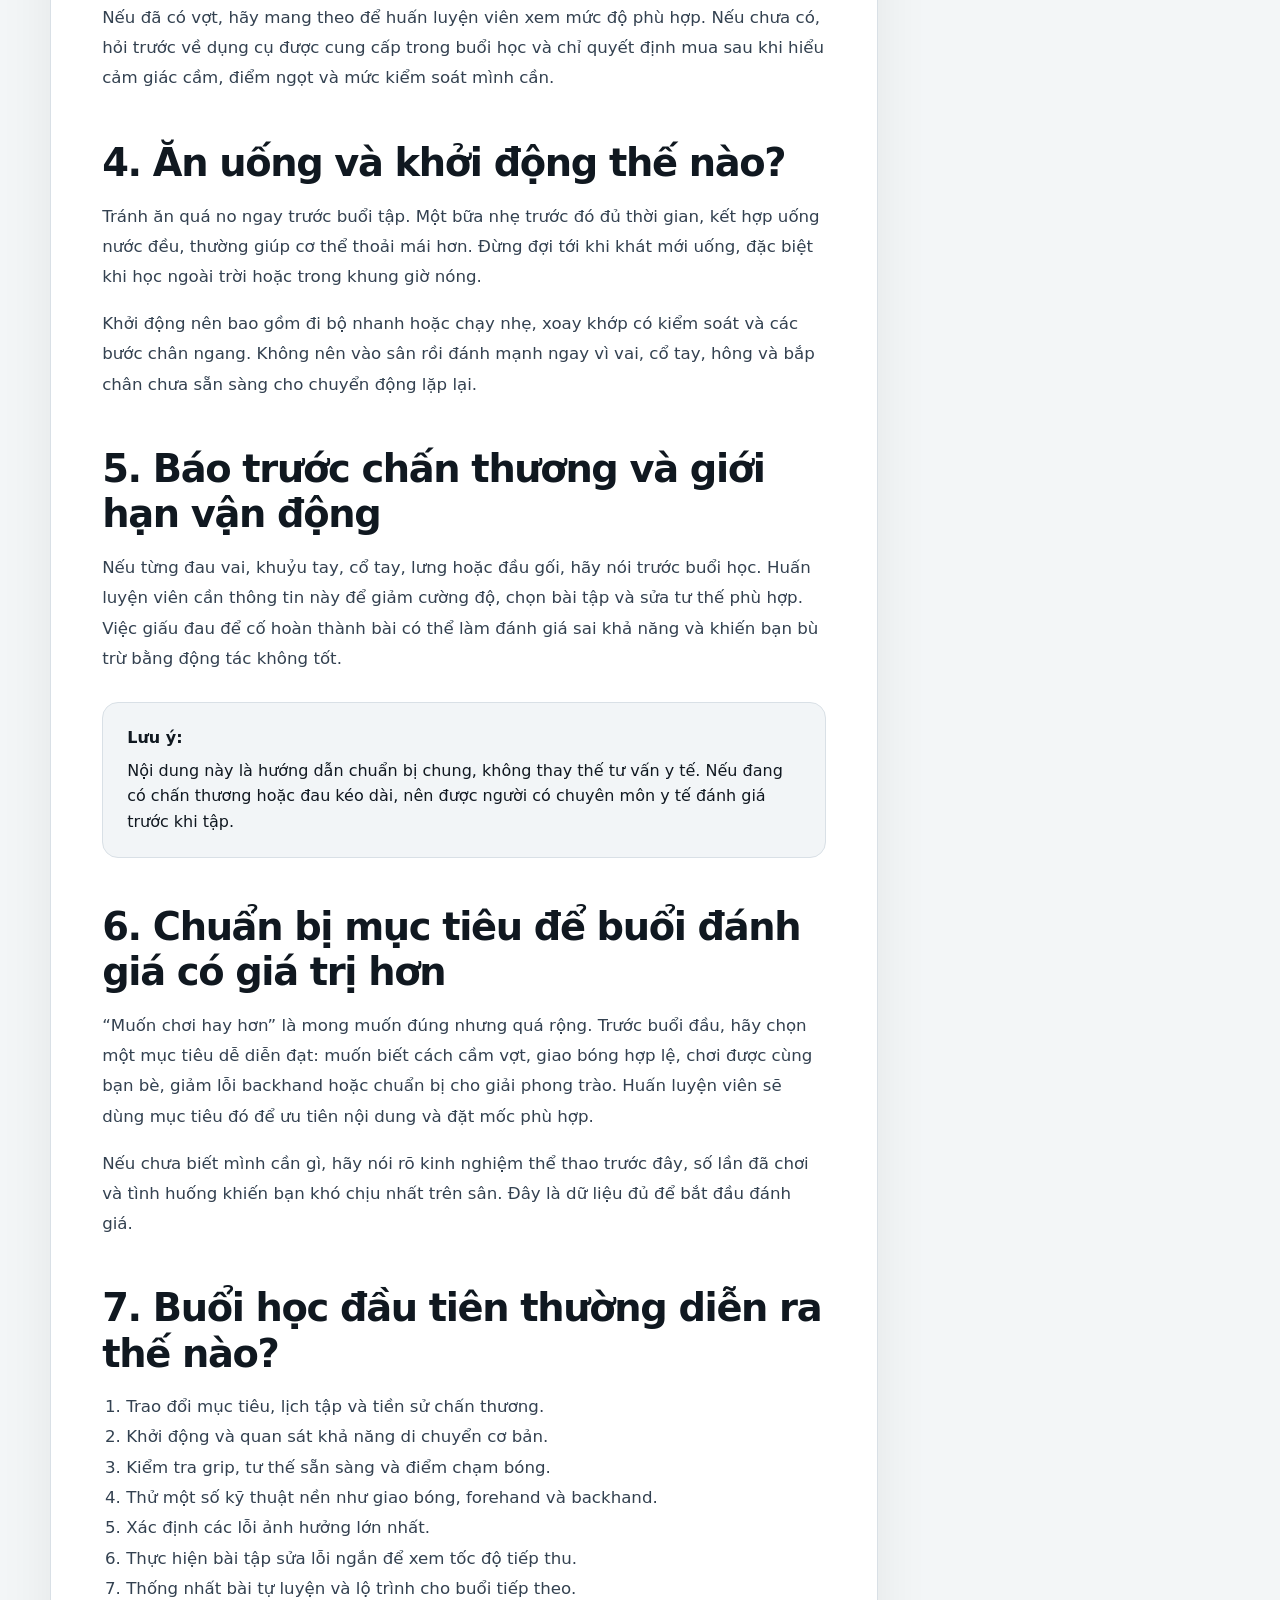
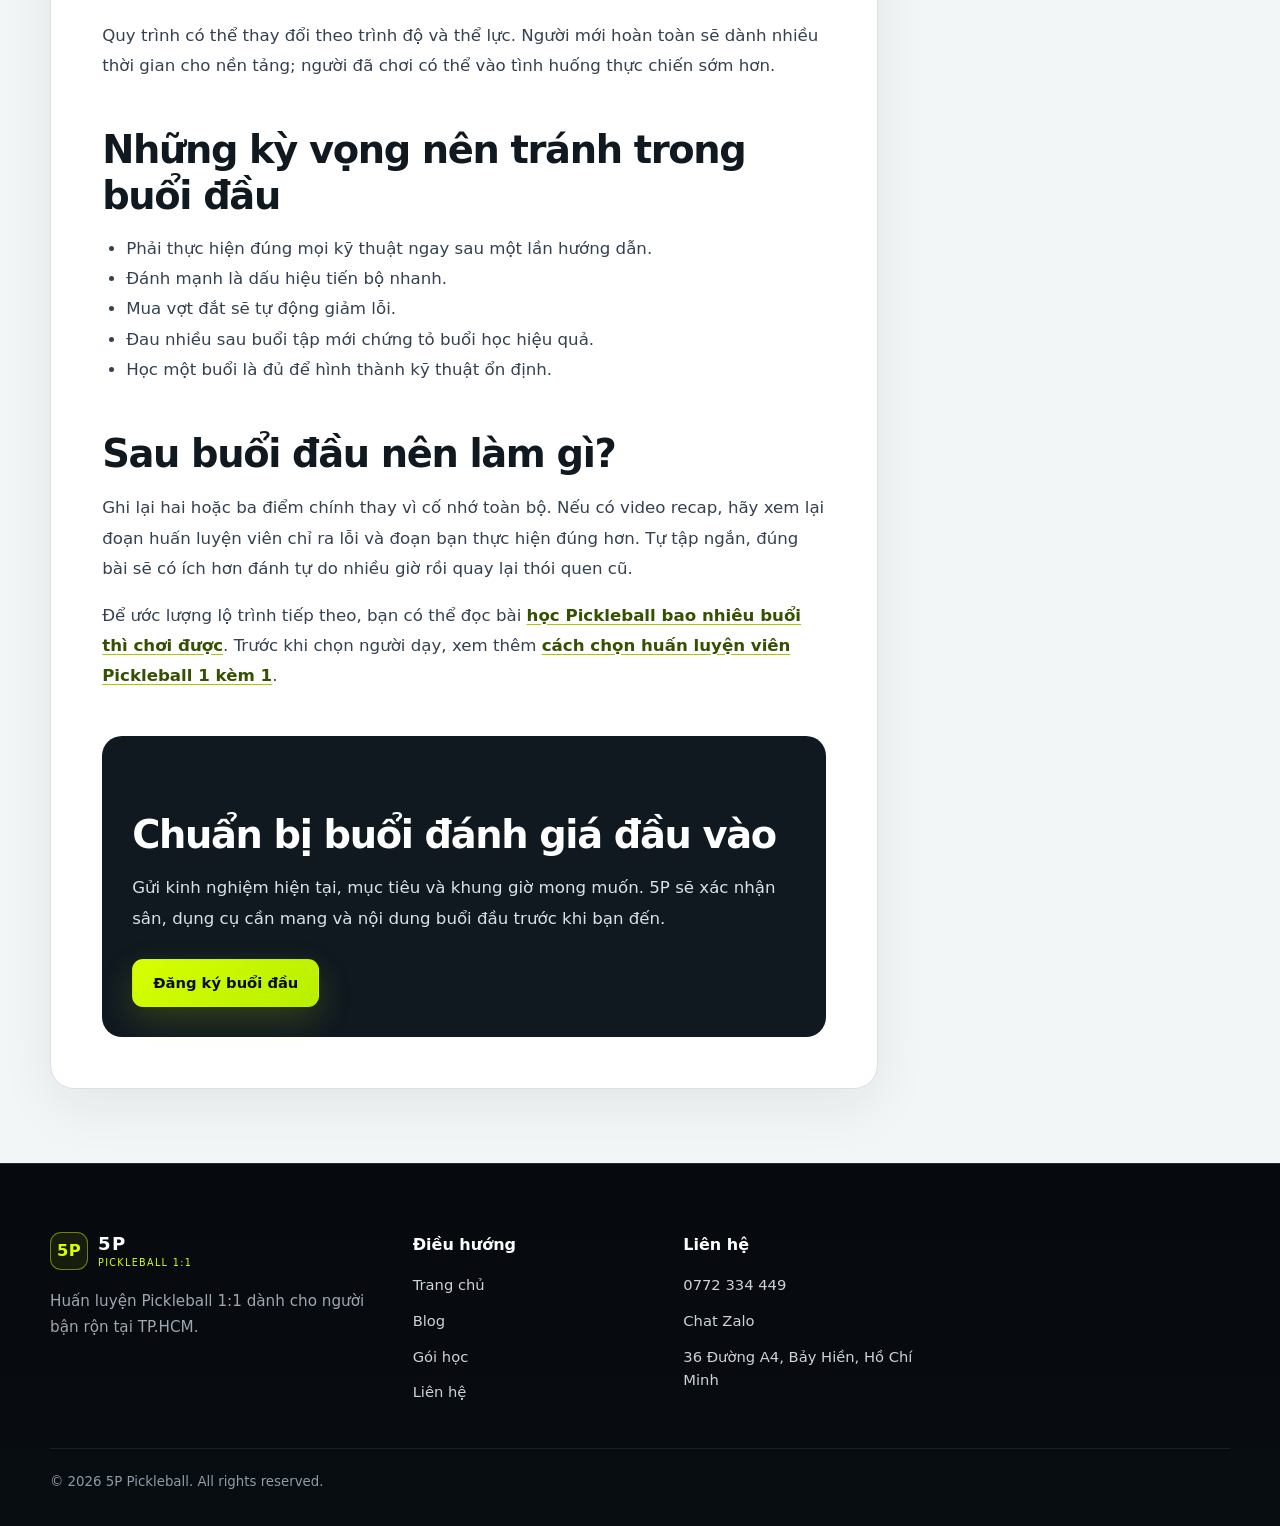
<file: blog/nguoi-moi-hoc-pickleball-can-chuan-bi-gi.html>
<!doctype html>
<html lang="vi">
<head>
  <meta charset="utf-8">
  <meta name="viewport" content="width=device-width, initial-scale=1">
  <title>Người Mới Học Pickleball Cần Chuẩn Bị Gì Cho Buổi Đầu?</title>
  <meta name="description" content="Người mới học Pickleball cần chuẩn bị gì? Checklist vợt, giày, trang phục, nước uống, mục tiêu và những điều nên làm trong buổi học đầu tiên.">
  <meta name="robots" content="index, follow, max-image-preview:large">
  <meta name="theme-color" content="#090d12">
  <meta property="og:type" content="article">
  <meta property="og:locale" content="vi_VN">
  <meta property="og:url" content="https://daykempickleball.com/blog/nguoi-moi-hoc-pickleball-can-chuan-bi-gi.html">
  <meta property="og:site_name" content="5P Pickleball 1:1">
  <meta property="og:title" content="Người Mới Học Pickleball Cần Chuẩn Bị Gì Cho Buổi Đầu?">
  <meta property="og:description" content="Checklist đơn giản giúp người mới bước vào buổi học Pickleball đầu tiên tự tin và an toàn hơn.">
  <meta property="og:image" content="https://daykempickleball.com/assets/court.webp">
  <meta property="og:image:alt" content="Sân Pickleball nơi người mới chuẩn bị cho buổi học đầu tiên">
  <meta property="article:published_time" content="2026-08-03">
  <meta property="article:modified_time" content="2026-08-03">
  <meta name="twitter:card" content="summary_large_image">
  <meta name="twitter:title" content="Người Mới Học Pickleball Cần Chuẩn Bị Gì Cho Buổi Đầu?">
  <meta name="twitter:description" content="Checklist đơn giản giúp người mới bước vào buổi học Pickleball đầu tiên tự tin và an toàn hơn.">
  <meta name="twitter:image" content="https://daykempickleball.com/assets/court.webp">
  <link rel="canonical" href="https://daykempickleball.com/blog/nguoi-moi-hoc-pickleball-can-chuan-bi-gi.html">
  <link rel="icon" type="image/png" sizes="192x192" href="/favicon-192x192.png">
  <link rel="apple-touch-icon" sizes="180x180" href="/assets/apple-touch-icon.png">
  <link rel="stylesheet" href="../style.css?v=20260728-blog">
  <link rel="stylesheet" href="../blog.css?v=20260728">
  <script type="application/ld+json">
{
  "@context": "https://schema.org",
  "@graph": [
    {
      "@type": "BlogPosting",
      "@id": "https://daykempickleball.com/blog/nguoi-moi-hoc-pickleball-can-chuan-bi-gi.html#article",
      "headline": "Người Mới Học Pickleball Cần Chuẩn Bị Gì Cho Buổi Đầu?",
      "description": "Checklist chuẩn bị cho buổi học Pickleball đầu tiên gồm dụng cụ, trang phục, thể lực, mục tiêu và kỳ vọng.",
      "image": "https://daykempickleball.com/assets/court.webp",
      "datePublished": "2026-08-03",
      "dateModified": "2026-08-03",
      "inLanguage": "vi-VN",
      "mainEntityOfPage": "https://daykempickleball.com/blog/nguoi-moi-hoc-pickleball-can-chuan-bi-gi.html",
      "author": {
        "@type": "Organization",
        "name": "5P Pickleball 1:1",
        "url": "https://daykempickleball.com/"
      },
      "publisher": {
        "@type": "Organization",
        "name": "5P Pickleball 1:1",
        "url": "https://daykempickleball.com/",
        "logo": {
          "@type": "ImageObject",
          "url": "https://daykempickleball.com/assets/apple-touch-icon.png"
        }
      }
    },
    {
      "@type": "BreadcrumbList",
      "itemListElement": [
        {
          "@type": "ListItem",
          "position": 1,
          "name": "Trang chủ",
          "item": "https://daykempickleball.com/"
        },
        {
          "@type": "ListItem",
          "position": 2,
          "name": "Blog",
          "item": "https://daykempickleball.com/blog/"
        },
        {
          "@type": "ListItem",
          "position": 3,
          "name": "Người mới học Pickleball cần chuẩn bị gì"
        }
      ]
    }
  ]
}
  </script>
</head>
<body class="blog-page">

  <a class="skip-link" href="#main">Đi đến nội dung chính</a>
  <header class="site-header" id="top">
    <div class="container nav-wrap">
      <a class="brand" href="../" aria-label="5P Pickleball - Trang chủ">
        <span class="brand-mark" aria-hidden="true"><span class="mark-text">5P</span></span>
        <span><strong>5P</strong><small>PICKLEBALL 1:1</small></span>
      </a>
      <button class="menu-btn" type="button" aria-label="Mở menu" aria-expanded="false" aria-controls="main-nav"><span></span><span></span><span></span></button>
      <nav class="main-nav" id="main-nav" aria-label="Điều hướng chính">
        <a href="../#lo-trinh">Lộ trình</a>
        <a href="../#hlv">Huấn luyện viên</a>
        <a href="../#goi-hoc">Gói học</a>
        <a href="./" aria-current="page">Blog</a>
      </nav>
      <a class="btn btn-primary nav-cta" href="../#dang-ky">Đặt lịch học thử</a>
    </div>
  </header>

  <main id="main">
    <section class="blog-hero">
      <div class="container">
        <nav class="breadcrumbs" aria-label="Breadcrumb"><a href="../">Trang chủ</a><span>›</span><a href="./">Blog</a><span>›</span><span>Chuẩn bị buổi học đầu tiên</span></nav>
        <h1>Người Mới Học Pickleball Cần Chuẩn Bị Gì Cho Buổi Đầu?</h1>
        <p class="lead">Bạn không cần mua thật nhiều dụng cụ trước buổi đầu. Chỉ cần trang phục dễ vận động, giày bám sân, nước uống và một mục tiêu rõ để huấn luyện viên đánh giá đúng.</p>
        <div class="article-meta"><span>Ngày đăng: 03/08/2026</span><span>Thời gian đọc: khoảng 8 phút</span><span>Chủ đề: người mới học Pickleball</span></div>
      </div>
    </section>

    <div class="container article-layout">
      <article class="article-content">
        <div class="answer-box"><strong>Trả lời ngắn:</strong> Người mới đi học Pickleball nên chuẩn bị giày thể thao có độ bám ngang tốt, quần áo thoáng và dễ di chuyển, nước uống, khăn nhỏ và thông tin về chấn thương cũ. Vợt và bóng có thể hỏi nơi học trước; chưa cần mua vợt đắt khi bạn chưa biết trọng lượng và kiểu cán phù hợp.</div>

        <img class="article-cover" src="../assets/court.webp" alt="Sân Pickleball chuẩn bị cho buổi học của người mới" width="1100" height="760">

        <p>Buổi học đầu tiên không phải bài kiểm tra. Mục tiêu chính là để huấn luyện viên biết khả năng phối hợp, nền tảng thể thao, cách di chuyển và mức độ thoải mái của bạn khi cầm vợt. Chuẩn bị đúng giúp tiết kiệm thời gian, giảm nguy cơ đau mỏi và giúp phần đánh giá phản ánh đúng khả năng thật.</p>

        <p>Nhiều người mua ngay vợt, giày và phụ kiện theo quảng cáo rồi mới phát hiện không phù hợp. Cách an toàn hơn là mang những thứ thiết yếu, thử dụng cụ trong buổi đầu và hỏi huấn luyện viên trước khi đầu tư thêm.</p>

        <h2>Checklist nhanh trước khi rời nhà</h2>
        <ul>
          <li>Giày thể thao sạch, bám sân và không quá mòn.</li>
          <li>Trang phục co giãn, thấm hút và không cản bước chân.</li>
          <li>Nước uống, khăn nhỏ và đồ chống nắng nếu sân ngoài trời.</li>
          <li>Vợt cá nhân hoặc xác nhận nơi học có vợt cho mượn.</li>
          <li>Đến sớm 10–15 phút để thay đồ và khởi động.</li>
          <li>Thông báo chấn thương, đau cổ tay, đầu gối hoặc lưng trước buổi học.</li>
          <li>Chuẩn bị một mục tiêu cụ thể: biết luật cơ bản, giao bóng được hoặc sửa một lỗi.</li>
        </ul>

        <h2>1. Chọn giày quan trọng hơn chọn vợt đắt</h2>
        <p>Pickleball có nhiều chuyển động ngang, dừng nhanh và đổi hướng trong phạm vi ngắn. Giày chạy bộ thường tối ưu cho chuyển động tới trước, vì vậy phần thân có thể không giữ chân tốt khi bạn bước ngang. Trong buổi đầu, một đôi giày court, tennis hoặc giày thể thao có đế ổn định thường phù hợp hơn đôi giày đế cao và mềm.</p>

        <p>Kiểm tra đế không quá mòn, dây buộc chắc và mũi giày còn khoảng trống vừa đủ. Nếu sân có quy định riêng về loại đế, hãy hỏi trước để tránh mang giày không được phép sử dụng.</p>

        <h2>2. Trang phục nên ưu tiên biên độ vận động</h2>
        <p>Bạn không cần mua bộ đồ chuyên Pickleball. Áo thể thao thoáng, quần short hoặc quần dài co giãn là đủ. Tránh quần quá rộng dễ vướng và trang phục giữ nhiệt nhiều nếu sân nóng. Với sân ngoài trời, nên chuẩn bị mũ, kem chống nắng và một áo khô để thay sau buổi tập.</p>

        <div class="table-wrap">
          <table>
            <thead><tr><th>Nên mang</th><th>Chưa cần mua ngay</th></tr></thead>
            <tbody>
              <tr><td>Giày bám sân, quần áo thể thao, nước và khăn.</td><td>Nhiều loại grip, túi vợt lớn hoặc phụ kiện đắt tiền.</td></tr>
              <tr><td>Vợt cơ bản nếu bạn đã có sẵn.</td><td>Vợt cao cấp khi chưa biết trọng lượng và cán phù hợp.</td></tr>
              <tr><td>Mũ và chống nắng nếu học ngoài trời.</td><td>Nhiều loại bóng khác nhau trước khi biết sân sử dụng loại nào.</td></tr>
            </tbody>
          </table>
        </div>

        <h2>3. Có cần mua vợt trước buổi đầu không?</h2>
        <p>Không bắt buộc. Nếu nơi học có vợt dùng thử, bạn nên trải nghiệm vài trọng lượng và kích thước cán trước. Vợt quá nặng có thể làm cổ tay và vai mỏi sớm; cán quá lớn hoặc quá nhỏ khiến bạn siết tay nhiều hơn cần thiết.</p>

        <p>Nếu đã có vợt, hãy mang theo để huấn luyện viên xem mức độ phù hợp. Nếu chưa có, hỏi trước về dụng cụ được cung cấp trong buổi học và chỉ quyết định mua sau khi hiểu cảm giác cầm, điểm ngọt và mức kiểm soát mình cần.</p>

        <h2>4. Ăn uống và khởi động thế nào?</h2>
        <p>Tránh ăn quá no ngay trước buổi tập. Một bữa nhẹ trước đó đủ thời gian, kết hợp uống nước đều, thường giúp cơ thể thoải mái hơn. Đừng đợi tới khi khát mới uống, đặc biệt khi học ngoài trời hoặc trong khung giờ nóng.</p>

        <p>Khởi động nên bao gồm đi bộ nhanh hoặc chạy nhẹ, xoay khớp có kiểm soát và các bước chân ngang. Không nên vào sân rồi đánh mạnh ngay vì vai, cổ tay, hông và bắp chân chưa sẵn sàng cho chuyển động lặp lại.</p>

        <h2>5. Báo trước chấn thương và giới hạn vận động</h2>
        <p>Nếu từng đau vai, khuỷu tay, cổ tay, lưng hoặc đầu gối, hãy nói trước buổi học. Huấn luyện viên cần thông tin này để giảm cường độ, chọn bài tập và sửa tư thế phù hợp. Việc giấu đau để cố hoàn thành bài có thể làm đánh giá sai khả năng và khiến bạn bù trừ bằng động tác không tốt.</p>

        <div class="note-box"><strong>Lưu ý:</strong> Nội dung này là hướng dẫn chuẩn bị chung, không thay thế tư vấn y tế. Nếu đang có chấn thương hoặc đau kéo dài, nên được người có chuyên môn y tế đánh giá trước khi tập.</div>

        <h2>6. Chuẩn bị mục tiêu để buổi đánh giá có giá trị hơn</h2>
        <p>“Muốn chơi hay hơn” là mong muốn đúng nhưng quá rộng. Trước buổi đầu, hãy chọn một mục tiêu dễ diễn đạt: muốn biết cách cầm vợt, giao bóng hợp lệ, chơi được cùng bạn bè, giảm lỗi backhand hoặc chuẩn bị cho giải phong trào. Huấn luyện viên sẽ dùng mục tiêu đó để ưu tiên nội dung và đặt mốc phù hợp.</p>

        <p>Nếu chưa biết mình cần gì, hãy nói rõ kinh nghiệm thể thao trước đây, số lần đã chơi và tình huống khiến bạn khó chịu nhất trên sân. Đây là dữ liệu đủ để bắt đầu đánh giá.</p>

        <h2>7. Buổi học đầu tiên thường diễn ra thế nào?</h2>
        <ol>
          <li>Trao đổi mục tiêu, lịch tập và tiền sử chấn thương.</li>
          <li>Khởi động và quan sát khả năng di chuyển cơ bản.</li>
          <li>Kiểm tra grip, tư thế sẵn sàng và điểm chạm bóng.</li>
          <li>Thử một số kỹ thuật nền như giao bóng, forehand và backhand.</li>
          <li>Xác định các lỗi ảnh hưởng lớn nhất.</li>
          <li>Thực hiện bài tập sửa lỗi ngắn để xem tốc độ tiếp thu.</li>
          <li>Thống nhất bài tự luyện và lộ trình cho buổi tiếp theo.</li>
        </ol>

        <p>Quy trình có thể thay đổi theo trình độ và thể lực. Người mới hoàn toàn sẽ dành nhiều thời gian cho nền tảng; người đã chơi có thể vào tình huống thực chiến sớm hơn.</p>

        <h2>Những kỳ vọng nên tránh trong buổi đầu</h2>
        <ul>
          <li>Phải thực hiện đúng mọi kỹ thuật ngay sau một lần hướng dẫn.</li>
          <li>Đánh mạnh là dấu hiệu tiến bộ nhanh.</li>
          <li>Mua vợt đắt sẽ tự động giảm lỗi.</li>
          <li>Đau nhiều sau buổi tập mới chứng tỏ buổi học hiệu quả.</li>
          <li>Học một buổi là đủ để hình thành kỹ thuật ổn định.</li>
        </ul>

        <h2>Sau buổi đầu nên làm gì?</h2>
        <p>Ghi lại hai hoặc ba điểm chính thay vì cố nhớ toàn bộ. Nếu có video recap, hãy xem lại đoạn huấn luyện viên chỉ ra lỗi và đoạn bạn thực hiện đúng hơn. Tự tập ngắn, đúng bài sẽ có ích hơn đánh tự do nhiều giờ rồi quay lại thói quen cũ.</p>

        <p>Để ước lượng lộ trình tiếp theo, bạn có thể đọc bài <a href="hoc-pickleball-bao-nhieu-buoi-thi-choi-duoc.html">học Pickleball bao nhiêu buổi thì chơi được</a>. Trước khi chọn người dạy, xem thêm <a href="cach-chon-huan-luyen-vien-pickleball-1-kem-1-tphcm.html">cách chọn huấn luyện viên Pickleball 1 kèm 1</a>.</p>

        <div class="article-cta"><h2>Chuẩn bị buổi đánh giá đầu vào</h2><p>Gửi kinh nghiệm hiện tại, mục tiêu và khung giờ mong muốn. 5P sẽ xác nhận sân, dụng cụ cần mang và nội dung buổi đầu trước khi bạn đến.</p><a class="btn btn-primary" href="../#dang-ky">Đăng ký buổi đầu</a></div>
      </article>

      <aside class="article-sidebar" aria-label="Nội dung liên quan">
        <div class="sidebar-card"><h2>Bài viết liên quan</h2><ul><li><a href="cach-chon-huan-luyen-vien-pickleball-1-kem-1-tphcm.html">Cách chọn huấn luyện viên Pickleball</a></li><li><a href="hoc-pickleball-bao-nhieu-buoi-thi-choi-duoc.html">Học bao nhiêu buổi thì chơi được?</a></li><li><a href="hoc-phi-pickleball-1-kem-1-tphcm.html">Học phí Pickleball 1:1 tại TP.HCM</a></li><li><a href="./">Xem toàn bộ blog</a></li></ul></div>
        <div class="sidebar-card"><h2>Lộ trình cho người mới</h2><p>Đánh giá – xây nền – sửa lỗi – thực chiến.</p><a class="btn btn-primary full" href="../#lo-trinh">Xem lộ trình 5P</a></div>
      </aside>
    </div>
  </main>

  <footer class="site-footer">
    <div class="container footer-grid">
      <div class="footer-brand-block"><div class="brand footer-brand"><span class="brand-mark"><span class="mark-text">5P</span></span><span><strong>5P</strong><small>PICKLEBALL 1:1</small></span></div><p>Huấn luyện Pickleball 1:1 dành cho người bận rộn tại TP.HCM.</p></div>
      <div><h3>Điều hướng</h3><div class="footer-links"><a href="../">Trang chủ</a><a href="./">Blog</a><a href="../#goi-hoc">Gói học</a><a href="../#dang-ky">Liên hệ</a></div></div>
      <div><h3>Liên hệ</h3><ul class="footer-contact"><li><a href="tel:+84772334449">0772 334 449</a></li><li><a href="https://zalo.me/0772334449" rel="noopener noreferrer">Chat Zalo</a></li><li>36 Đường A4, Bảy Hiền, Hồ Chí Minh</li></ul></div>
      <small>© <span id="year"></span> 5P Pickleball. All rights reserved.</small>
    </div>
  </footer>
  <script src="../script.js"></script>

</body>
</html>
</file>
<file: style.css>
:root {
  --bg: #090d12;
  --bg-2: #0e141b;
  --card: #121a22;
  --line: rgba(255,255,255,.12);
  --text: #f7f9fb;
  --muted: #aab3bd;
  --lime: #d7ff00;
  --lime-2: #a8e500;
  --ink: #0b0f13;
  --light: #f3f5f6;
  --white: #fff;
  --radius: 20px;
  --shadow: 0 24px 70px rgba(0,0,0,.32);
  --container: 1180px;
}

* { box-sizing: border-box; }
html { scroll-behavior: smooth; }
body {
  margin: 0;
  font-family: Inter, ui-sans-serif, system-ui, -apple-system, BlinkMacSystemFont, "Segoe UI", sans-serif;
  color: var(--text);
  background: var(--bg);
  line-height: 1.6;
  -webkit-font-smoothing: antialiased;
  overflow-x: hidden;
}
img { max-width: 100%; display: block; }
a { color: inherit; text-decoration: none; }
button, input, select, textarea { font: inherit; }
button { cursor: pointer; }
.container { width: min(calc(100% - 40px), var(--container)); margin-inline: auto; }
.section { padding: 105px 0; }
main > section:not(.hero) { content-visibility: visible; contain-intrinsic-size: auto; }
.section-dark { background: var(--bg); }
.section-light { background: var(--light); color: var(--ink); }
.skip-link { position: fixed; z-index: 1000; top: 12px; left: 12px; padding: 10px 14px; background: var(--lime); color: var(--ink); transform: translateY(-150%); }
.skip-link:focus { transform: none; }

.site-header {
  position: fixed; inset: 0 0 auto; z-index: 100;
  background: rgba(8,12,16,.95);
  border-bottom: 1px solid rgba(255,255,255,.08);
  transition: .3s ease;
}
.site-header.scrolled { background: rgba(8,12,16,.94); box-shadow: 0 10px 40px rgba(0,0,0,.25); }
.nav-wrap { min-height: 76px; display: flex; align-items: center; gap: 28px; }
.brand { display: inline-flex; align-items: center; gap: 10px; flex: 0 0 auto; }
.brand-mark { width: 38px; height: 38px; display: grid; place-items: center; border: 1px solid rgba(215,255,0,.45); border-radius: 11px; background: rgba(215,255,0,.08); }
.brand-mark .mark-text { color: var(--lime); font-weight: 900; font-size: 1.02rem; letter-spacing: .02em; line-height: 1; }
.brand > span:last-child { display: grid; line-height: 1; }
.brand strong { font-size: 1.13rem; letter-spacing: .08em; }
.brand small { margin-top: 5px; color: var(--lime); font-size: .6rem; letter-spacing: .14em; }
.main-nav { margin-left: auto; display: flex; align-items: center; gap: 28px; }
.main-nav a { color: #dce2e8; font-size: .91rem; font-weight: 700; transition: .2s; }
.main-nav a:hover { color: var(--lime); }
.menu-btn { display: none; background: transparent; border: 0; padding: 8px; margin-left: auto; }
.menu-btn span { display: block; width: 24px; height: 2px; background: #fff; margin: 5px 0; transition: .25s; }

.btn { display: inline-flex; align-items: center; justify-content: center; gap: 9px; min-height: 48px; padding: 0 20px; border-radius: 11px; border: 1px solid transparent; font-weight: 900; font-size: .92rem; transition: .25s ease; }
.btn:hover { transform: translateY(-2px); }
.btn svg { width: 19px; height: 19px; fill: none; stroke: currentColor; stroke-width: 1.8; }
.btn-primary { background: linear-gradient(135deg, var(--lime), #b8ef00); color: #0a0d10; box-shadow: 0 13px 34px rgba(215,255,0,.17); }
.btn-primary:hover { box-shadow: 0 16px 40px rgba(215,255,0,.28); }
.btn-ghost { border-color: rgba(255,255,255,.34); color: #fff; background: rgba(255,255,255,.04); }
.btn-ghost:hover { border-color: var(--lime); color: var(--lime); }
.btn-outline { border-color: rgba(215,255,0,.55); color: var(--lime); background: transparent; }
.btn-outline:hover { background: var(--lime); color: var(--ink); }
.btn-lg { min-height: 58px; padding-inline: 24px; }
.full { width: 100%; }

.hero { position: relative; min-height: 820px; padding: 150px 0 42px; overflow: hidden; }
.hero::before { content: ""; position: absolute; inset: 0; background: radial-gradient(circle at 14% 20%, rgba(215,255,0,.08), transparent 28%), linear-gradient(180deg, transparent, rgba(0,0,0,.26)); pointer-events: none; }
.hero-glow { position: absolute; width: 420px; height: 420px; border-radius: 50%; background: rgba(215,255,0,.06); filter: blur(70px); right: -70px; top: 90px; }
.hero-grid { position: relative; z-index: 1; display: grid; grid-template-columns: 1.12fr .88fr; align-items: center; gap: 52px; }
.hero-copy, .hero-media { opacity: 1; transform: none; }
.eyebrow { display: inline-flex; align-items: center; gap: 10px; color: var(--lime); font-weight: 900; font-size: .78rem; letter-spacing: .13em; text-transform: uppercase; }
.eyebrow::before { content: ""; width: 28px; height: 2px; background: currentColor; }
.eyebrow.dark { color: #465d00; }
.hero h1 { max-width: 760px; margin: 24px 0 26px; font-family: "Arial Black", "Segoe UI", Arial, sans-serif; font-size: clamp(2.6rem, 4.2vw, 4.25rem); line-height: 1.02; letter-spacing: -.03em; text-transform: uppercase; font-weight: 900; }
.hero-title-line { display: block; white-space: normal; color: var(--text); }
.hero-title-kicker { margin-bottom: .28em; font-size: .58em; line-height: 1.15; letter-spacing: .01em; }
.hero-title-line.hero-title-accent { color: var(--lime); }
.hero-sub { max-width: 660px; margin: 0 0 32px; color: #c8d0d8; font-size: 1.12rem; }
.hero-actions { display: flex; flex-wrap: wrap; gap: 12px; }
.hero-points { display: flex; flex-wrap: wrap; gap: 22px; margin-top: 26px; color: #dde3e8; font-size: .91rem; font-weight: 700; }
.hero-points i { display: inline-grid; place-items: center; width: 22px; height: 22px; margin-right: 7px; border: 1px solid rgba(215,255,0,.55); border-radius: 50%; color: var(--lime); font-style: normal; }
.hero-photo-wrap { position: relative; min-height: 590px; }
.hero-photo-wrap::before { content: ""; position: absolute; inset: 22px -30px -25px 36px; border: 1px solid rgba(215,255,0,.18); border-radius: 34px; transform: rotate(2deg); }
.hero-photo-wrap img { width: 100%; height: 590px; object-fit: cover; object-position: center center; border-radius: 30px; box-shadow: var(--shadow); }
.hero-photo-wrap::after { content: ""; position: absolute; inset: 0; border-radius: 30px; background: linear-gradient(90deg, rgba(9,13,18,.45), transparent 38%), linear-gradient(0deg, rgba(9,13,18,.36), transparent 45%); pointer-events: none; }
.floating-card { position: absolute; z-index: 2; background: rgba(10,14,19,.82); border: 1px solid rgba(255,255,255,.17); box-shadow: 0 16px 45px rgba(0,0,0,.35); }
.score-card { left: -26px; bottom: 62px; padding: 18px 20px; border-radius: 16px; display: grid; }
.score-card span, .score-card small { color: #b9c2cb; font-size: .72rem; }
.score-card strong { color: var(--lime); font-size: 1.4rem; }
.slot-card { right: -14px; top: 28px; padding: 11px 15px; border-radius: 999px; font-weight: 800; font-size: .75rem; }
.pulse { display: inline-block; width: 8px; height: 8px; margin-right: 7px; border-radius: 50%; background: var(--lime); box-shadow: 0 0 0 6px rgba(215,255,0,.12); }
.trust-strip { position: relative; z-index: 2; margin-top: 72px; display: grid; grid-template-columns: repeat(4,1fr); border: 1px solid rgba(255,255,255,.1); border-radius: 18px; overflow: hidden; background: rgba(255,255,255,.035); }
.trust-strip div { padding: 22px 26px; display: grid; gap: 2px; border-right: 1px solid rgba(255,255,255,.1); }
.trust-strip div:last-child { border-right: 0; }
.trust-strip strong { color: var(--lime); font-size: 1.45rem; }
.trust-strip span { color: #b8c1c9; font-size: .8rem; }

.section-heading { max-width: 760px; margin-bottom: 46px; }
.section-heading.center { margin-inline: auto; text-align: center; }
.section-heading.center .eyebrow { justify-content: center; }
.section-heading h2 { margin: 16px 0 15px; font-size: clamp(2.2rem, 4vw, 3.65rem); line-height: 1.08; letter-spacing: -.045em; }
.section-heading p { margin: 0; color: #5f6871; font-size: 1.04rem; }
.section-dark .section-heading p { color: var(--muted); }

.problem-grid { display: grid; grid-template-columns: repeat(4,1fr); gap: 18px; }
.problem-card { position: relative; min-height: 248px; padding: 28px; border: 1px solid #dde1e3; border-radius: var(--radius); background: #fff; transition: .25s; }
.problem-card:hover { transform: translateY(-6px); border-color: #bdd100; box-shadow: 0 20px 45px rgba(12,17,21,.09); }
.icon-box { display: inline-grid; place-items: center; width: 48px; height: 48px; border-radius: 13px; background: #10161c; color: var(--lime); font-weight: 900; font-size: .78rem; }
.problem-card h3 { margin: 28px 0 10px; font-size: 1.25rem; line-height: 1.25; }
.problem-card p { margin: 0; color: #606a73; font-size: .94rem; }

.benefits { background: linear-gradient(135deg, #080c11, #101821); }
.benefit-layout { display: grid; grid-template-columns: 1fr .95fr; gap: 66px; align-items: center; }
.benefit-list { border-top: 1px solid var(--line); }
.benefit-item { display: grid; grid-template-columns: 72px 1fr; gap: 22px; padding: 25px 0; border-bottom: 1px solid var(--line); }
.benefit-item > span { display:grid; place-items:center; width:58px; height:58px; border-radius:16px; background:rgba(215,255,0,.1); color: var(--lime); font-weight: 950; font-size: 1.35rem; letter-spacing:.04em; }
.benefit-item h3 { margin: 0 0 7px; font-size: 1.25rem; }
.benefit-item p { margin: 0; color: var(--muted); }
.benefit-visual { position: relative; }
.benefit-visual img { width: 100%; height: 540px; object-fit: cover; border-radius: 28px; box-shadow: var(--shadow); }
.glass-note { position: absolute; left: 25px; right: 25px; bottom: 25px; padding: 22px 24px; background: rgba(8,12,16,.78); border: 1px solid rgba(255,255,255,.16); border-radius: 16px; }
.glass-note strong { color: var(--lime); font-size: .75rem; letter-spacing: .12em; }
.glass-note p { margin: 4px 0 0; }

.timeline { display: grid; grid-template-columns: repeat(5,1fr); gap: 14px; counter-reset: step; }
.timeline-step { position: relative; padding: 26px 22px; border: 1px solid #dce0e2; border-radius: 18px; background: #fff; }
.timeline-step:not(:last-child)::after { content: ""; position: absolute; top: 52px; right: -15px; width: 15px; height: 1px; background: #b5bdc3; }
.timeline-step span { display: grid; place-items: center; width: 56px; height: 56px; border-radius: 50%; background: var(--lime); color: var(--ink); font-weight: 950; font-size: 1.05rem; letter-spacing:.04em; }
.timeline-step h3 { margin: 21px 0 8px; font-size: 1.05rem; }
.timeline-step p { margin: 0; color: #667079; font-size: .88rem; }

.coach-section { background: #090d12; }
.coach-grid { display: grid; grid-template-columns: .95fr 1.05fr; gap: 72px; align-items: center; }
.coach-photo { position: relative; }
.coach-photo img { width: 100%; min-height: 580px; object-fit: cover; object-position: 34% center; border-radius: 28px; box-shadow: var(--shadow); }
.gallery-grid figure:nth-child(2) img { object-position: 34% center; }
.photo-label { position: absolute; left: -20px; bottom: 38px; padding: 12px 18px; background: var(--lime); color: var(--ink); font-weight: 950; letter-spacing: .12em; font-size: .75rem; transform: rotate(-3deg); }
.coach-copy h2 { margin: 12px 0 14px; font-size: clamp(3rem, 5vw, 5rem); line-height: 1; letter-spacing: -.05em; text-transform: uppercase; }
.coach-copy .lead { color: #c2cbd3; font-size: 1.08rem; }
.check-list { list-style: none; padding: 0; margin: 28px 0; display: grid; gap: 12px; color: #d5dce2; }
.check-list li { display: flex; gap: 11px; }
.check-list span { flex: 0 0 24px; width: 24px; height: 24px; display: grid; place-items: center; border-radius: 50%; background: rgba(215,255,0,.12); color: var(--lime); }
blockquote { margin: 30px 0; padding: 20px 24px; border-left: 3px solid var(--lime); background: rgba(255,255,255,.04); color: #e9eef2; font-size: 1.05rem; font-style: italic; }
.text-link { display: inline-flex; align-items: center; gap: 12px; color: var(--lime); font-weight: 900; }
.text-link span { transition: .2s; }
.text-link:hover span { transform: translateX(5px); }

.gallery-grid { display: grid; grid-template-columns: 1.4fr .8fr; grid-template-rows: 1fr 1fr; gap: 18px; }
.gallery-grid figure { margin: 0; position: relative; border-radius: 20px; overflow: hidden; min-height: 250px; }
.gallery-grid .gallery-main { grid-row: 1 / 3; min-height: 520px; }
.gallery-grid img { width: 100%; height: 100%; object-fit: cover; transition: .5s ease; }
.gallery-grid figure:hover img { transform: scale(1.035); }
.gallery-grid figcaption { position: absolute; left: 15px; right: 15px; bottom: 15px; padding: 13px 15px; border-radius: 12px; background: rgba(8,12,16,.76); color: #fff; font-size: .85rem; }

.pricing-section { background: linear-gradient(180deg, #090d12, #0d141b); }
.pricing-grid { display: grid; grid-template-columns: repeat(3,1fr); gap: 20px; align-items: stretch; }
.price-card { position: relative; display: flex; flex-direction: column; padding: 34px; border: 1px solid rgba(255,255,255,.14); border-radius: 22px; background: rgba(255,255,255,.035); }
.price-card.featured { border-color: var(--lime); transform: translateY(-10px); box-shadow: 0 26px 65px rgba(0,0,0,.32), 0 0 0 1px rgba(215,255,0,.12); }
.popular { position: absolute; top: 0; left: 50%; transform: translate(-50%,-50%); padding: 8px 14px; border-radius: 999px; background: var(--lime); color: var(--ink); font-size: .65rem; font-weight: 950; letter-spacing: .08em; white-space: nowrap; }
.plan-name { color: var(--lime); font-weight: 900; letter-spacing: .13em; font-size: .72rem; }
.price-card h3 { margin: 12px 0 8px; font-size: 1.55rem; }
.price { display: flex; align-items: baseline; gap: 7px; padding: 18px 0 22px; border-bottom: 1px solid var(--line); }
.price strong { font-size: 2rem; letter-spacing: -.04em; }
.price span { color: #dbe3ea; font-size: .78rem; }
.price-card ul { list-style: none; padding: 0; margin: 24px 0 30px; display: grid; gap: 12px; color: #e2e8ee; font-size: .93rem; flex: 1; }
.price-card li::before { content: "✓"; color: var(--lime); margin-right: 10px; font-weight: 900; }
.guarantee { max-width: 850px; margin: 42px auto 0; display: flex; gap: 17px; align-items: flex-start; padding: 22px 26px; border: 1px solid rgba(215,255,0,.3); border-radius: 16px; background: rgba(215,255,0,.05); }
.guarantee-icon { flex: 0 0 38px; width: 38px; height: 38px; display: grid; place-items: center; border-radius: 50%; background: var(--lime); color: var(--ink); font-weight: 950; }
.guarantee p { margin: 3px 0 0; color: #b9c3cc; }

.results-grid { display: grid; grid-template-columns: .9fr 1.1fr; gap: 70px; align-items: center; }
.result-cards { display: grid; grid-template-columns: repeat(2,1fr); gap: 15px; }
.result-card { min-height: 180px; padding: 27px; border-radius: 18px; border: 1px solid #dce0e2; background: #fff; display: flex; flex-direction: column; justify-content: space-between; }
.result-card strong { font-size: 1.5rem; }
.result-card span { color: #46515b; }
.result-card::before { content: "↗"; align-self: flex-end; width: 34px; height: 34px; display: grid; place-items: center; border-radius: 50%; background: #11171d; color: var(--lime); }

.faq-grid { display: grid; grid-template-columns: .8fr 1.2fr; gap: 80px; align-items: start; }
.accordion { border-top: 1px solid var(--line); }
details { border-bottom: 1px solid var(--line); }
summary { list-style: none; padding: 22px 2px; display: flex; justify-content: space-between; align-items: center; gap: 20px; cursor: pointer; font-weight: 850; }
summary::-webkit-details-marker { display: none; }
summary span { color: var(--lime); font-size: 1.5rem; transition: .2s; }
details[open] summary span { transform: rotate(45deg); }
details p { margin: -5px 0 23px; color: var(--muted); }

.cta-section { background: var(--lime); color: var(--ink); }
.cta-grid { display: grid; grid-template-columns: .9fr 1.1fr; gap: 70px; align-items: center; }
.cta-copy h2 { margin: 16px 0; font-size: clamp(2.5rem, 4.5vw, 4.5rem); line-height: 1.02; letter-spacing: -.05em; }
.cta-copy > p { max-width: 570px; color: #39410e; }
.contact-list { margin-top: 30px; display: grid; gap: 13px; }
.svg-sprite { position:absolute; width:0; height:0; overflow:hidden; }
.contact-list > a, .contact-list > div { display: flex; align-items: center; gap: 13px; }
.contact-list > a > span, .contact-list > div > span { flex: 0 0 56px; width: 56px; height: 56px; display: grid; place-items: center; border-radius: 16px; background: var(--ink); color: var(--lime); }
.contact-list div div, .contact-list a div { display: grid; gap: 3px; }
.contact-list small { color: #516000; font-weight:700; }
.contact-list strong { font-size: 1.4rem; line-height:1.1; }
.contact-list svg { width: 26px; height: 26px; }
.contact-card { padding: 10px 0; }
.lead-form { padding: 34px; border-radius: 24px; background: #0b1015; color: #fff; box-shadow: 0 28px 65px rgba(20,30,0,.22); }
.form-head { display: flex; justify-content: space-between; align-items: center; padding-bottom: 20px; margin-bottom: 18px; border-bottom: 1px solid var(--line); }
.form-head strong { font-size: 1.2rem; }
.form-head span { color: var(--lime); font-size: .75rem; }
.lead-form label { display: grid; gap: 7px; margin-top: 14px; color: #d4dbe1; font-size: .82rem; font-weight: 700; }
.lead-form input, .lead-form select, .lead-form textarea { width: 100%; border: 1px solid rgba(255,255,255,.14); background: #131b23; color: #fff; border-radius: 11px; padding: 13px 14px; outline: none; transition: .2s; }
.lead-form input:focus, .lead-form select:focus, .lead-form textarea:focus { border-color: var(--lime); box-shadow: 0 0 0 3px rgba(215,255,0,.1); }
.lead-form textarea { resize: vertical; }
.lead-form button { margin-top: 20px; }
.form-note { margin: 12px 0 0; color: #89949f; font-size: .72rem; text-align: center; }
.form-status { min-height: 24px; margin-top: 8px; color: var(--lime); text-align: center; font-size: .82rem; }
.form-status.success { color: var(--lime); }
.form-status.error { color: #ff8b8b; }
.lead-form button:disabled { cursor: wait; opacity: .72; transform: none; box-shadow: none; }
.sheet-submit-frame { position: absolute; width: 1px; height: 1px; border: 0; clip: rect(0 0 0 0); clip-path: inset(50%); overflow: hidden; white-space: nowrap; }

.site-footer { padding: 68px 0 34px; border-top: 1px solid var(--line); background: linear-gradient(180deg, #06090d 0%, #080d12 100%); }
.footer-grid { display: grid; grid-template-columns: 1.25fr .9fr 1fr .95fr; gap: 34px; align-items: start; }
.footer-brand-block p { margin: 18px 0 0; color: #9da7b0; font-size: .95rem; line-height:1.75; max-width: 420px; }
.footer-grid h3 { margin: 0 0 16px; font-size: 1rem; color:#fff; }
.footer-links { display: grid; gap: 12px; color: #cbd3da; font-size: .92rem; }
.footer-contact, .footer-schedule { list-style:none; padding:0; margin:0; display:grid; gap:12px; color:#cbd3da; font-size:.92rem; }
.footer-contact li { display:flex; align-items:flex-start; gap:12px; }
.footer-contact svg { flex:0 0 20px; width:20px; height:20px; color:var(--lime); margin-top:2px; }
.footer-schedule li { color:#cbd3da; }
.footer-grid > small { grid-column: 1 / -1; color: #8f9ba6; border-top: 1px solid rgba(255,255,255,.08); padding-top: 22px; margin-top: 10px; }

.floating-actions { position: fixed; z-index: 90; right: 18px; bottom: 18px; display: grid; gap: 12px; }
.floating-actions a { display: inline-flex; align-items: center; gap: 10px; box-shadow: 0 14px 35px rgba(0,0,0,.32); }
.float-phone, .float-zalo { height: 56px; padding: 0 16px 0 12px; border-radius: 999px; font-size: .92rem; font-weight: 900; }
.float-phone { background: #fff; color: var(--ink); }
.float-zalo { background: #1473e6; color: #fff; }
.float-icon { display:grid; place-items:center; width:34px; height:34px; border-radius:50%; }
.float-phone .float-icon { background:#eef2f6; }
.float-zalo .float-icon { background:rgba(255,255,255,.14); }
.float-icon svg { width:20px; height:20px; }
.float-zalo .float-icon svg { width:24px; height:24px; }
.float-text { white-space:nowrap; }

.reveal, .reveal.in-view { opacity: 1; transform: none; transition: none; }
.delay-1, .delay-2, .delay-3, .delay-4 { transition-delay: 0s; }

@media (max-width: 1040px) {
  .nav-cta { display: none; }
  .main-nav { gap: 20px; }
  .hero-grid { grid-template-columns: 1fr; }
  .hero-copy { max-width: 760px; }
  .hero-photo-wrap { min-height: 500px; }
  .hero-photo-wrap img { height: 500px; }
  .problem-grid { grid-template-columns: repeat(2,1fr); }
  .timeline { grid-template-columns: repeat(3,1fr); }
  .timeline-step:not(:last-child)::after { display: none; }
  .pricing-grid { grid-template-columns: 1fr; max-width: 680px; margin-inline: auto; }
  .price-card.featured { transform: none; }
}

@media (max-width: 820px) {
  .section { padding: 78px 0; }
  .nav-wrap { min-height: 68px; }
  .menu-btn { display: block; }
  .main-nav { position: fixed; top: 68px; left: 14px; right: 14px; display: grid; gap: 0; padding: 12px; border: 1px solid rgba(255,255,255,.11); border-radius: 16px; background: rgba(8,12,16,.98); box-shadow: var(--shadow); transform: translateY(-16px); opacity: 0; visibility: hidden; transition: .25s; }
  .main-nav.open { transform: none; opacity: 1; visibility: visible; }
  .main-nav a { padding: 13px 12px; border-bottom: 1px solid rgba(255,255,255,.07); }
  .main-nav a:last-child { border-bottom: 0; }
  .hero { padding-top: 120px; }
  .hero-grid { gap: 40px; }
  .hero h1 { font-size: clamp(2.75rem, 7.2vw, 4.35rem); line-height: 1.07; }
  .trust-strip { grid-template-columns: repeat(2,1fr); }
  .trust-strip div:nth-child(2) { border-right: 0; }
  .trust-strip div:nth-child(-n+2) { border-bottom: 1px solid rgba(255,255,255,.1); }
  .benefit-layout, .coach-grid, .results-grid, .faq-grid, .cta-grid { grid-template-columns: 1fr; gap: 46px; }
  .benefit-visual img { height: 430px; }
  .coach-photo img { min-height: 480px; object-position: 32% center; }
  .gallery-grid { grid-template-columns: 1fr; grid-template-rows: auto; }
  .gallery-grid .gallery-main { grid-row: auto; min-height: 380px; }
  .gallery-grid figure { min-height: 300px; }
  .footer-grid { grid-template-columns: 1fr; gap: 26px; }
  .footer-grid > small { grid-column: auto; }
}

@media (max-width: 580px) {
  .container { width: min(calc(100% - 28px), var(--container)); }
  .hero h1 { font-size: clamp(1.95rem, 9.2vw, 2.7rem); line-height: 1.05; }
  .brand small { display: none; }
  .hero { min-height: 0; padding-bottom: 28px; }
  .hero h1 { font-size: clamp(2.1rem, 9.4vw, 3rem); line-height: 1.08; letter-spacing: -.035em; }
  .hero-title-kicker { font-size: .58em; }
  .hero-sub { font-size: 1rem; }
  .hero-actions { display: grid; }
  .hero-actions .btn { width: 100%; }
  .hero-points { display: grid; gap: 10px; }
  .hero-photo-wrap { min-height: 390px; }
  .hero-photo-wrap img { height: 390px; object-position: 57% center; }
  .hero-photo-wrap::before { inset: 14px -10px -12px 16px; }
  .score-card { left: 10px; bottom: 18px; }
  .slot-card { right: 8px; top: 13px; }
  .trust-strip { margin-top: 45px; grid-template-columns: 1fr; }
  .trust-strip div { border-right: 0; border-bottom: 1px solid rgba(255,255,255,.1); }
  .trust-strip div:last-child { border-bottom: 0; }
  .problem-grid { grid-template-columns: 1fr; }
  .problem-card { min-height: auto; }
  .timeline { grid-template-columns: 1fr; }
  .benefit-item { grid-template-columns: 56px 1fr; gap: 13px; }
  .benefit-visual img { height: 330px; }
  .coach-photo img { min-height: 390px; object-position: 30% center; }
  .gallery-grid figure:nth-child(2) img { object-position: 30% center; }
  .result-cards { grid-template-columns: 1fr; }
  .price-card { padding: 28px 23px; }
  .lead-form { padding: 26px 20px; }
  .form-head { display: grid; gap: 4px; }
  .footer-links { flex-wrap: wrap; }
  .floating-actions { right: 12px; bottom: 12px; }
  .float-phone, .float-zalo { height: 52px; padding: 0 14px 0 10px; }
  .float-text { font-size: .82rem; }
}

@media (prefers-reduced-motion: reduce) {
  html { scroll-behavior: auto; }
  *, *::before, *::after { animation-duration: .01ms !important; animation-iteration-count: 1 !important; transition-duration: .01ms !important; }
  .reveal { opacity: 1; transform: none; }
}

/* Accessibility contrast hardening — PageSpeed/Lighthouse */
#hlv.coach-section,
#hlv .coach-copy {
  background-color: #090d12;
}

#hlv .coach-copy .eyebrow {
  color: #e8ff66;
  background-color: #090d12;
}

.gallery-section {
  background-color: #f3f5f6;
  color: #0b0f13;
}

.gallery-section .section-heading .eyebrow.dark {
  color: #2d4100;
  background-color: #f3f5f6;
}

.gallery-section .section-heading h2 {
  color: #0b0f13;
}

.gallery-grid figcaption {
  background: #080c10;
  color: #ffffff;
}

/* Gallery + Coach final visual fix v2 */
main .gallery-section .gallery-grid figure figcaption {
  z-index: 3 !important;
  display: block !important;
  opacity: 1 !important;
  background: rgba(5, 9, 13, 0.94) !important;
  color: #ffffff !important;
  font-weight: 700 !important;
  font-size: 0.9rem !important;
  line-height: 1.45 !important;
  text-shadow: none !important;
  mix-blend-mode: normal !important;
  -webkit-text-fill-color: #ffffff !important;
}

#hlv .coach-grid {
  grid-template-columns: minmax(360px, 0.82fr) minmax(0, 1.18fr) !important;
  gap: clamp(40px, 5vw, 72px) !important;
}

#hlv .coach-photo {
  display: flex !important;
  justify-content: center !important;
  align-items: center !important;
  min-width: 0 !important;
}

#hlv .coach-photo img {
  display: block !important;
  width: min(100%, 540px) !important;
  height: auto !important;
  min-height: 0 !important;
  max-height: 720px !important;
  object-fit: contain !important;
  object-position: center center !important;
  background: #090d12 !important;
}

#hlv .photo-label {
  left: 18px !important;
}

@media (max-width: 900px) {
  #hlv .coach-grid {
    grid-template-columns: 1fr !important;
  }

  #hlv .coach-photo img {
    width: min(100%, 520px) !important;
    max-height: none !important;
  }
}

@media (max-width: 580px) {
  #hlv .coach-photo img {
    width: 100% !important;
  }

  main .gallery-section .gallery-grid figure figcaption {
    left: 10px !important;
    right: 10px !important;
    bottom: 10px !important;
    padding: 11px 13px !important;
    font-size: 0.84rem !important;
  }
}

/* Pricing CTA contrast fix v3 — Lighthouse/PageSpeed */
.pricing-section .price-card:not(.featured) .btn.btn-outline {
  background: #101820 !important;
  border-color: #101820 !important;
  color: #ffffff !important;
  -webkit-text-fill-color: #ffffff !important;
  text-shadow: none !important;
  box-shadow: none;
}

.pricing-section .price-card:not(.featured) .btn.btn-outline:hover,
.pricing-section .price-card:not(.featured) .btn.btn-outline:focus-visible {
  background: #d7ff00 !important;
  border-color: #d7ff00 !important;
  color: #0b0f13 !important;
  -webkit-text-fill-color: #0b0f13 !important;
}

.pricing-section .price-card:not(.featured) .btn.btn-outline:focus-visible {
  outline: 3px solid #ffffff;
  outline-offset: 3px;
}
</file>
<file: blog.css>
:root {
  --blog-ink: #101820;
  --blog-muted: #52606d;
  --blog-line: #d9e0e6;
  --blog-paper: #ffffff;
  --blog-soft: #f3f6f7;
  --blog-lime: #d7ff00;
}

.blog-page {
  background: var(--blog-soft);
  color: var(--blog-ink);
}

.blog-page .site-header {
  background: rgba(9, 13, 18, 0.97);
}

.blog-page .brand,
.blog-page .main-nav,
.blog-page .nav-cta {
  color: #ffffff;
}

.blog-page .main-nav a[aria-current="page"] {
  color: var(--blog-lime);
}

.blog-hero {
  padding: 72px 0 58px;
  background:
    radial-gradient(circle at 80% 10%, rgba(215, 255, 0, 0.14), transparent 30%),
    #090d12;
  color: #ffffff;
}

.breadcrumbs {
  display: flex;
  flex-wrap: wrap;
  gap: 8px;
  align-items: center;
  margin-bottom: 24px;
  color: #b8c2cb;
  font-size: 0.9rem;
}

.breadcrumbs a:hover {
  color: var(--blog-lime);
}

.blog-hero h1 {
  max-width: 920px;
  margin: 0;
  font-size: clamp(2.35rem, 5vw, 4.9rem);
  line-height: 1.02;
  letter-spacing: -0.045em;
}

.blog-hero .lead {
  max-width: 790px;
  margin: 22px 0 0;
  color: #d8e0e7;
  font-size: clamp(1.02rem, 2vw, 1.2rem);
  line-height: 1.75;
}

.article-meta {
  display: flex;
  flex-wrap: wrap;
  gap: 10px 18px;
  margin-top: 22px;
  color: #b8c2cb;
  font-size: 0.9rem;
}

.article-layout {
  display: grid;
  grid-template-columns: minmax(0, 1fr) 310px;
  gap: 42px;
  align-items: start;
  padding-top: 52px;
  padding-bottom: 74px;
}

.article-content,
.blog-index-panel {
  padding: clamp(26px, 4vw, 54px);
  background: var(--blog-paper);
  border: 1px solid var(--blog-line);
  border-radius: 24px;
  box-shadow: 0 18px 55px rgba(16, 24, 32, 0.07);
}

.article-content > :first-child {
  margin-top: 0;
}

.article-content h2 {
  margin: 46px 0 16px;
  font-size: clamp(1.7rem, 3vw, 2.45rem);
  line-height: 1.18;
  letter-spacing: -0.035em;
}

.article-content h3 {
  margin: 30px 0 12px;
  font-size: 1.3rem;
  line-height: 1.3;
}

.article-content p,
.article-content li {
  color: #334150;
  font-size: 1.04rem;
  line-height: 1.82;
}

.article-content ul,
.article-content ol {
  padding-left: 24px;
}

.article-content a:not(.btn) {
  color: #355000;
  font-weight: 750;
  text-decoration: underline;
  text-decoration-color: #a7c800;
  text-underline-offset: 3px;
}

.article-cover {
  width: 100%;
  max-height: 520px;
  margin: 28px 0 36px;
  object-fit: cover;
  border-radius: 18px;
}

.answer-box,
.note-box {
  margin: 28px 0;
  padding: 22px 24px;
  border-radius: 16px;
}

.answer-box {
  background: #eff9c4;
  border-left: 5px solid #8baa00;
}

.note-box {
  background: #f2f5f7;
  border: 1px solid var(--blog-line);
}

.answer-box strong,
.note-box strong {
  display: block;
  margin-bottom: 7px;
  color: var(--blog-ink);
}

.table-wrap {
  margin: 26px 0;
  overflow-x: auto;
  border: 1px solid var(--blog-line);
  border-radius: 16px;
}

.article-content table {
  width: 100%;
  border-collapse: collapse;
  min-width: 620px;
}

.article-content th,
.article-content td {
  padding: 15px 17px;
  border-bottom: 1px solid var(--blog-line);
  text-align: left;
  vertical-align: top;
}

.article-content th {
  background: #101820;
  color: #ffffff;
}

.article-content tr:last-child td {
  border-bottom: 0;
}

.article-cta {
  margin-top: 44px;
  padding: 30px;
  background: #101820;
  color: #ffffff;
  border-radius: 20px;
}

.article-cta p {
  color: #d9e1e8;
}

.article-cta .btn {
  margin-top: 8px;
}

.article-sidebar {
  position: sticky;
  top: 94px;
  display: grid;
  gap: 18px;
}

.sidebar-card {
  padding: 24px;
  background: var(--blog-paper);
  border: 1px solid var(--blog-line);
  border-radius: 18px;
}

.sidebar-card h2 {
  margin: 0 0 14px;
  font-size: 1.1rem;
}

.sidebar-card ul {
  display: grid;
  gap: 11px;
  margin: 0;
  padding: 0;
  list-style: none;
}

.sidebar-card a {
  color: #334150;
  line-height: 1.5;
}

.sidebar-card a:hover {
  color: #567200;
}

.blog-index {
  padding: 58px 0 78px;
}

.blog-index-intro {
  max-width: 760px;
  margin-bottom: 32px;
}

.blog-index-intro h1,
.home-blog-heading h2 {
  margin: 0 0 13px;
  letter-spacing: -0.04em;
}

.blog-card-grid {
  display: grid;
  grid-template-columns: repeat(3, minmax(0, 1fr));
  gap: 22px;
}

.blog-card {
  overflow: hidden;
  background: #ffffff;
  border: 1px solid var(--blog-line);
  border-radius: 20px;
  transition: transform 0.2s ease, box-shadow 0.2s ease;
}

.blog-card:hover {
  transform: translateY(-4px);
  box-shadow: 0 20px 45px rgba(16, 24, 32, 0.1);
}

.blog-card img {
  width: 100%;
  height: 220px;
  object-fit: cover;
}

.blog-card-copy {
  padding: 24px;
}

.blog-card-copy small {
  color: #5c7200;
  font-weight: 850;
  letter-spacing: 0.06em;
  text-transform: uppercase;
}

.blog-card-copy h2,
.blog-card-copy h3 {
  margin: 10px 0;
  font-size: 1.35rem;
  line-height: 1.28;
}

.blog-card-copy p {
  margin: 0 0 17px;
  color: var(--blog-muted);
  line-height: 1.65;
}

.blog-card-copy .read-more {
  color: #355000;
  font-weight: 850;
}

.home-blog-section {
  padding: 82px 0;
  background: #eef2f3;
  color: var(--blog-ink);
}

.home-blog-heading {
  max-width: 720px;
  margin-bottom: 30px;
}

.home-blog-heading p {
  color: var(--blog-muted);
}

@media (max-width: 920px) {
  .article-layout {
    grid-template-columns: 1fr;
  }

  .article-sidebar {
    position: static;
  }

  .blog-card-grid {
    grid-template-columns: 1fr;
  }
}

@media (max-width: 580px) {
  .blog-hero {
    padding: 48px 0 42px;
  }

  .article-layout {
    padding-top: 26px;
  }

  .article-content,
  .blog-index-panel {
    padding: 24px 19px;
    border-radius: 18px;
  }

  .article-content p,
  .article-content li {
    font-size: 1rem;
  }

  .blog-card img {
    height: 200px;
  }
}
</file>
